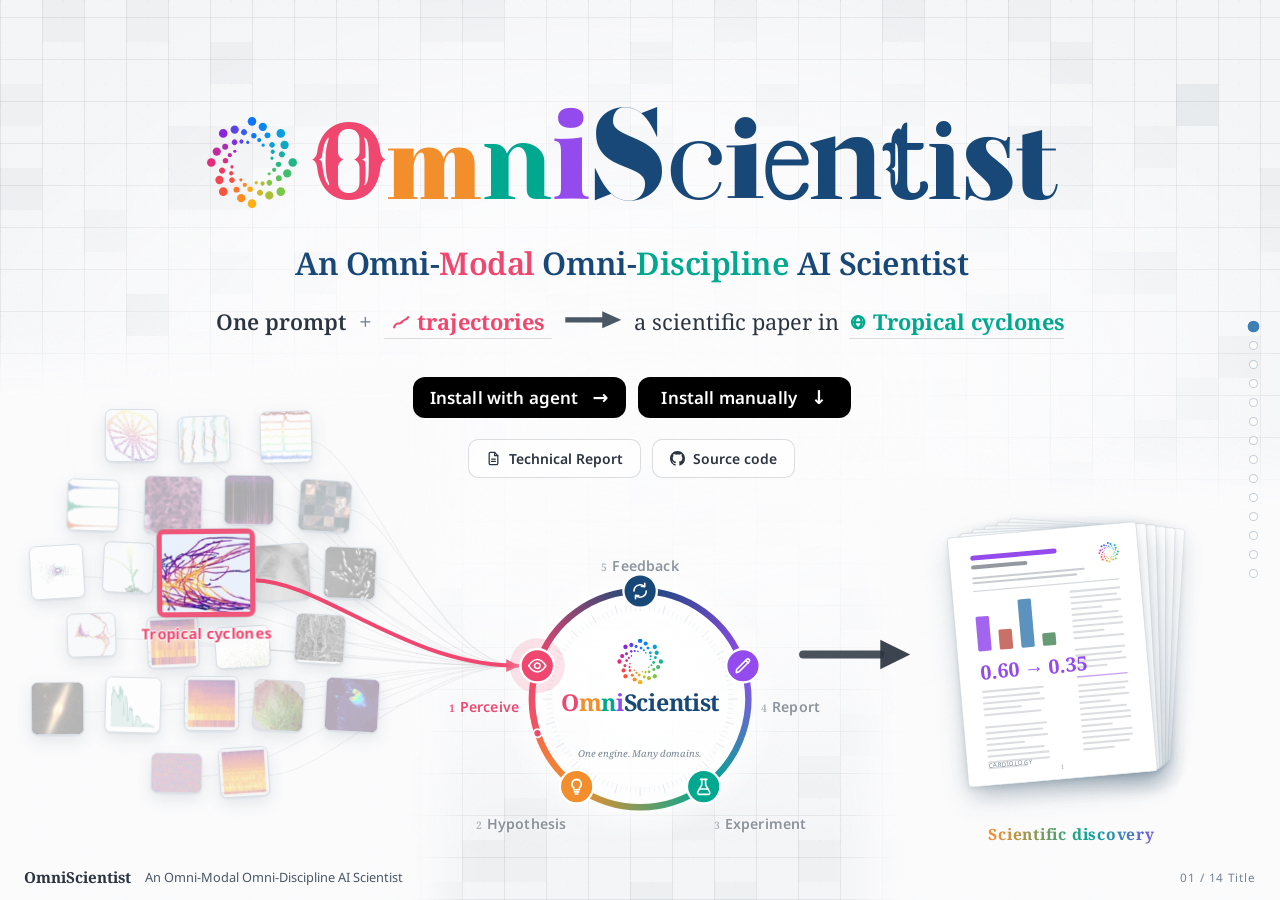
<file: index.html>
<!doctype html>
<html lang="en">
<head>
<meta charset="utf-8">
<meta name="viewport" content="width=device-width, initial-scale=1">
<title>OmniScientist: An Omni-Modal Omni-Discipline AI Scientist</title>
<link rel="preconnect" href="https://fonts.googleapis.com">
<link rel="preconnect" href="https://fonts.gstatic.com" crossorigin>
<link rel="stylesheet" href="https://fonts.googleapis.com/css2?family=Noto+Serif:ital,wght@0,400;0,600;0,700;1,400&family=Noto+Sans:wght@400;500;600;700&display=swap">
<!-- display faces for the mixed-type wordmark, plus one handwriting face for the typed line -->
<link rel="stylesheet" href="https://fonts.googleapis.com/css2?family=Abril+Fatface&family=Bodoni+Moda:opsz,wght@6..96,700;6..96,900&family=Caveat:wght@500;600;700&family=Elsie:wght@400;900&family=Glass+Antiqua&family=Newsreader:opsz,wght@6..72,500;6..72,600&family=Playfair+Display:wght@700;900&family=Prata&family=Rye&family=Yeseva+One&display=swap">
<link rel="icon" href="assets/omni-logo.svg" type="image/svg+xml">
<link rel="apple-touch-icon" href="assets/site/omni-icon-180.png">
<link rel="stylesheet" href="assets/cloth.css">
<link rel="stylesheet" href="assets/hero.css">
<style>
  /* Half a button's height down, so the type and the picture below it close up. The
     hero reads this off the title block's own rect, transform included, and lays its
     band out from there, so this is the only place the offset is written. */
  .slide.tslide .title-block { transform: translateY(20px); }
</style>
<style>
  :root {
    --ink: #2b3540;          /* warm slate, never pure black */
    --ink-2: #4a5764;
    --dim: #74838f;
    --sky-line: rgba(63,96,124,.16);
    --paper: rgba(255,255,255,.78);
    --sky-blue: #3f7fb3;
    --leaf: #4c8a5c;
    --ochre: #cf8b3a;
    --clay: #c0584e;
    --plum: #7a5aa6;
    --teal: #2f8a86;
    --soft: 0 10px 30px rgba(63,86,110,.14);

    /* wordmark colours, same five as the paper */
    --omni-o: #ef476f; --omni-m: #f28e2b; --omni-n: #00a890;
    --omni-i: #934bed; --omni-sci: #184878;
  }

  * { box-sizing: border-box; }
  html, body { margin: 0; padding: 0; height: 100%; }
  body {
    font-family: "Noto Sans", system-ui, sans-serif; color: var(--ink);
    -webkit-font-smoothing: antialiased; overflow: hidden;
  }
  a { color: inherit; }
  h1, h2, .claim, .figurenum { font-family: "Noto Serif", Georgia, serif; }

  /* Paging is driven entirely from JS: one gesture, one slide, landing exactly on it.
     Native snap is off on purpose. Snap plus a scroll animation fight each other, which
     is what made the deck feel sticky and stop between slides. */
  .deck {
    height: 100vh; overflow: hidden;
    scroll-snap-type: none; scrollbar-width: none; overscroll-behavior: contain;
  }
  .deck::-webkit-scrollbar { display: none; }
  .slide {
    height: 100vh;
    position: relative; display: flex; align-items: center; justify-content: center;
    /* wider gutter on the right: the page-dot rail lives there, and with the cards gone
       the content runs to its own edge instead of stopping at a panel border */
    padding: 64px 4.7vw 78px 3.4vw;
  }
  /* ---------- 1. title ---------- */
  /* light pools under the wordmark so the cloth never fights the letters */
  .halo {
    position: absolute; inset: 0; pointer-events: none; z-index: 1;
    background: radial-gradient(ellipse 56% 50% at 50% 46%,
      rgba(252,252,253,.96) 0%, rgba(252,252,253,.88) 40%, rgba(252,252,253,.44) 72%, rgba(252,252,253,0) 100%);
  }

  .title-block { position: relative; z-index: 2; text-align: center; max-width: 1180px; }

  /* the big sign: one display face per letter, brand colour per letter, dropped in one at a time */
  h1.sign {
    margin: 6px 0 0; line-height: 1.02; letter-spacing: -.008em; font-weight: 400;
    font-size: 8rem;                             /* starting point; fitSign() sizes it to the viewport */
    display: flex; justify-content: center; align-items: baseline;
    flex-wrap: nowrap; white-space: nowrap;      /* the sign never breaks across lines */
  }
  h1.sign .mark {
    height: .82em; width: auto; align-self: center; margin-right: .12em;
    opacity: 0; transform: scale(.55) rotate(-70deg); transform-origin: 50% 50%;
  }
  h1.sign .mark.set { animation: spin .8s cubic-bezier(.2,.85,.3,1.02) forwards; }
  @keyframes spin {
    0%   { opacity: 0; transform: scale(.55) rotate(-70deg); }
    100% { opacity: 1; transform: scale(1) rotate(0); }
  }
  /* the full title, one step down from the sign so the hierarchy is unmistakable */
  .fullname {
    font-family: "Noto Serif", Georgia, serif; font-weight: 600;
    font-size: clamp(1.05rem, 2.45vw, 2.05rem);  /* ~1/4 of the sign */
    letter-spacing: -.015em; color: var(--omni-sci);
    margin: 8px 0 0; min-height: 1.35em;
  }
  /* the same two inks as the slots in the line below: modality reads in one, discipline
     in the other, so the subtitle and the sentence name the same two axes */
  .fullname .mo { color: var(--omni-o); }
  .fullname .di { color: var(--omni-n); }
  h1.sign span {
    display: inline-block; opacity: 0; transform: translateY(-.36em) rotate(-4deg);
    will-change: transform, opacity;
  }
  h1.sign span.set { animation: drop .52s cubic-bezier(.18,.9,.24,1.06) forwards; }
  @keyframes drop {
    0%   { opacity: 0; transform: translateY(-.36em) rotate(-4deg); }
    62%  { opacity: 1; transform: translateY(.035em) rotate(.6deg); }
    100% { opacity: 1; transform: translateY(0) rotate(0); }
  }

  /* the typed line, in a hand */
  .hand {
    font-family: "Caveat", "Noto Serif", cursive; font-weight: 600;
    font-size: clamp(1.15rem, 2.1vw, 1.78rem); line-height: 1.45;
    color: var(--ink-2); margin: 18px auto 0; max-width: 68ch; min-height: 2.95em;
    text-wrap: balance;            /* keeps the last word off a line of its own */
  }
  .cur {
    display: inline-block; width: .045em; height: .92em; margin-left: .04em;
    background: var(--omni-o); vertical-align: -.13em; animation: blink 1.05s steps(1) infinite;
  }
  .done .cur { display: none; }                 /* the cursor moves on to the next line */
  .hand.done .cur { display: inline-block; animation: blink 1.6s steps(1) infinite; opacity: .55; }
  @keyframes blink { 0%,55% { opacity: 1; } 56%,100% { opacity: 0; } }

  /* kept as a hook so the markup and the script need not change, but it no longer
     hides anything: this slide arrives all at once or not at all */
  .reveal, .reveal.on { opacity: 1; transform: none; }

  /* authors read as a proper byline: bigger, in the accent colour, generously spaced */
  .authors {
    margin-top: 28px; font-size: 1.24rem; font-weight: 500; line-height: 1.85;
    display: flex; flex-wrap: wrap; justify-content: center; gap: 2px 26px;
  }
  /* each name and its marks are one flex item, or the gap prises them apart */
  .au { white-space: nowrap; }
  .authors a {
    color: var(--omni-sci); text-decoration: none; white-space: nowrap;
    border-bottom: 1px solid transparent; transition: border-color .18s;
  }
  .authors a:hover { border-bottom-color: var(--omni-sci); }
  .authors sup { font-size: .58em; margin-left: 2px; vertical-align: super; }
  .nus { color: var(--ochre); } .ox { color: var(--sky-blue); } .star { color: var(--clay); }
  .affil {
    margin-top: 12px; font-size: .93rem; color: var(--ink-2);
    display: flex; flex-wrap: wrap; justify-content: center; gap: 6px 30px;
  }
  .affil-item { white-space: nowrap; }
  .contact {
    margin-top: 9px; font-size: .93rem; color: var(--ink-2);
    display: flex; flex-wrap: wrap; justify-content: center; align-items: baseline; gap: 4px 12px;
  }
  .contact a { color: var(--sky-blue); text-decoration: none; border-bottom: 1px solid rgba(63,127,179,.32); }
  .contact a:hover { border-bottom-color: var(--sky-blue); }
  .contact .dot { color: var(--dim); }
  .contact .corr { font-style: normal; color: var(--dim); font-size: .88em; }
  .counts { display: flex; gap: 46px; justify-content: center; margin-top: 34px; flex-wrap: wrap; }
  .counts b { display: block; font-family: "Noto Serif", Georgia, serif; font-size: 1.7rem; font-weight: 700; }
  .counts span { font-size: .67rem; letter-spacing: .17em; text-transform: uppercase; color: var(--dim); }
  /* One action, then the two things there are to read. The action needs no label saying
     it is the action, and the two links underneath are deliberately quieter than it. */
  .cta { margin-top: 36px; display: flex; flex-direction: column; align-items: center; gap: 21px; }
  /* black, squared off, flat. No gradient and no coloured glow: it should read as the
     one thing to press, not as decoration. */
  .go {
    display: inline-flex; align-items: center; gap: 14px;
    padding: 9px 17px; border: 0; border-radius: 12px; cursor: pointer;
    font-family: inherit; font-size: 1.06rem; font-weight: 600; letter-spacing: .01em;
    background: #000; color: #fff;
    transition: background .14s, transform .08s;
    touch-action: manipulation;
  }
  /* Both columns 1fr in a grid that sizes to its content: each track comes out as wide
     as the wider of the two labels, so the pair stays matched without a hard-coded
     width that a reworded button would then be wrong about. */
  .cta-top { display: inline-grid; grid-auto-flow: column; grid-auto-columns: 1fr; gap: 12px; }
  .cta-top .go { width: 100%; justify-content: center; }
  .go:hover { background: #262c33; }
  .go:active { transform: scale(.983); transition: transform .05s; }
  .go-arr { font-size: 1.12em; line-height: 1; transition: transform .16s; }
  .go:hover .go-arr { transform: translateX(4px); }
  .go.dl:hover .go-arr.dn { transform: translateY(3px); }
  /* A press that answers and then nothing else happens reads as a dead button, so it
     settles back through its own size once. The label itself never changes; what was
     copied is said beside it. */
  .go.said { animation: go-settle .38s cubic-bezier(.25,.85,.35,1.12); }
  @keyframes go-settle {
    0%   { transform: scale(.983); }
    42%  { transform: scale(1.021); }
    100% { transform: scale(1); }
  }
  .reads { display: flex; gap: 11px; flex-wrap: wrap; justify-content: center; }
  .read {
    display: inline-flex; align-items: center; gap: 8px;
    padding: 9px 17px; border-radius: 10px; text-decoration: none;
    font-size: .87rem; font-weight: 600; color: var(--ink);
    border: 1px solid rgba(43,53,64,.17); background: rgba(255,255,255,.55);
    transition: border-color .14s, background .14s;
  }
  .read:hover { border-color: rgba(43,53,64,.52); background: #fff; }
  .read:active { transform: scale(.978); transition: transform .05s; }
  .read svg { width: 15px; height: 15px; flex: none; }
  /* each button carries one of the wordmark colours instead of a flat institutional blue */
  .btn {
    --bc: var(--omni-sci);          /* always defined; a c-* class overrides it */
    position: relative; display: inline-flex; align-items: center; gap: 9px;
    padding: 13px 27px; border-radius: 999px; font-size: .95rem; font-weight: 600;
    text-decoration: none; color: var(--bc);
    background: #fff; border: 1.5px solid color-mix(in srgb, var(--bc) 38%, transparent);
    box-shadow: 0 4px 14px color-mix(in srgb, var(--bc) 16%, transparent);
    transition: transform .1s, box-shadow .1s, background .1s, color .1s;
    touch-action: manipulation;     /* no waiting to see whether a tap is a double tap */
  }
  .btn:hover {
    transform: translateY(-3px); background: var(--bc); color: #fff;
    border-color: transparent;
    box-shadow: 0 12px 26px color-mix(in srgb, var(--bc) 40%, transparent);
  }
  /* the press answers on the same frame: without this the only thing a click does is
     wait for the next page to paint, and the button reads as dead in the meantime.
     After :hover, so it wins the transform on the way down. */
  .btn:active {
    transition: none;
    transform: translateY(0) scale(.965);
    box-shadow: 0 2px 7px color-mix(in srgb, var(--bc) 32%, transparent);
  }
  .btn .ic { font-size: 1.05em; line-height: 1; }
  .btn.c-demo  { --bc: #ef476f; }
  .btn.c-code  { --bc: #184878; }
  .btn.c-paper { --bc: #f28e2b; }
  .btn.c-more  { --bc: #00a890; }
  /* the lead action is filled from the start */
  .btn.primary {
    background: linear-gradient(135deg, var(--bc), color-mix(in srgb, var(--bc) 68%, #ffffff));
    color: #fff; border-color: transparent;
    box-shadow: 0 10px 24px color-mix(in srgb, var(--bc) 42%, transparent);
  }
  .btn.primary:hover { filter: brightness(1.06); color: #fff; }

  /* ---------- choosing where to install ---------- */
  /* Picking happens inside the sheet rather than on the slide, so there is no menu that
     has to open on top of something else, and each row has room to say what it is
     instead of leaving "Skill" sitting next to "Windows desktop" explaining nothing. */
  .opts { margin: 0 0 18px; padding: 0; list-style: none; display: grid; gap: 6px; }
  .opts li {
    display: flex; align-items: baseline; gap: 12px; text-align: left;
    padding: 11px 14px; border-radius: 11px; cursor: pointer;
    border: 1px solid transparent; transition: background .12s, border-color .12s;
  }
  .opts li:hover { background: #f4f6f8; }
  .opts li.here { background: #f2f5f7; border-color: rgba(43,53,64,.26); }
  .opts b { font-size: .93rem; font-weight: 600; color: var(--ink); min-width: 132px; flex: none; }
  .opts span { font-size: .82rem; color: var(--dim); line-height: 1.45; }

  /* The sheet exists because a prompt you cannot read before pasting is a prompt
     nobody pastes. Choose, read what it will say, then copy. */
  .sheet {
    position: fixed; inset: 0; z-index: 60; display: grid; place-items: center;
    padding: 5vh 5vw; background: rgba(28,38,48,.44); backdrop-filter: blur(3px);
    animation: sheet-in .16s ease-out;
  }
  .sheet[hidden] { display: none; }
  @keyframes sheet-in { from { opacity: 0 } to { opacity: 1 } }
  .sheet-card {
    /* hidden across, not auto: the copy button overshoots its own width for a fifth of a
       second when it settles, and `auto` answers that by flashing a scrollbar */
    position: relative; width: min(720px, 100%); max-height: 88vh; overflow: hidden auto;
    background: #fff; border-radius: 18px; padding: 30px 32px 26px;
    box-shadow: 0 26px 70px rgba(28,38,48,.34);
  }
  .sheet-card h3 { margin: 0 0 7px; font-size: 1.2rem; }
  .sheet-note { margin: 0 0 18px; font-size: .87rem; color: var(--dim); line-height: 1.62; }
  .sheet-note a { color: var(--ink); text-decoration: underline; text-underline-offset: 3px; }
  .sheet-note b { color: var(--ink); font-weight: 600; }
  /* only present when the sheet was opened from the picture of the thing itself */
  .sheet-lead { margin: 0 0 12px; font-size: .93rem; line-height: 1.6; color: var(--ink); }
  .sheet-lead[hidden] { display: none; }
  .sheet-code {
    margin: 0 0 16px; padding: 16px 18px; border-radius: 12px;
    background: #f5f7f9; border: 1px solid var(--sky-line);
    font-family: ui-monospace, "SF Mono", Menlo, Consolas, monospace;
    font-size: .84rem; line-height: 1.66; color: var(--ink);
    white-space: pre-wrap; word-break: break-word; user-select: all;
  }
  /* copy sits at the bottom right, where the button that ends a dialog belongs */
  .sheet-act { display: flex; gap: 14px; flex-wrap: wrap; align-items: center; justify-content: flex-end; }
  .sheet-act .go {
    padding: 12px 24px; font-size: .92rem; border-radius: 10px;
    gap: 9px; justify-content: center;
  }
  /* Said beside the button, not on it. The markup is always present so its width is
     already accounted for: nothing moves when it appears, it only fades in from a few
     pixels to the right of where it lands. */
  .sheet-done {
    display: inline-flex; align-items: center; gap: 7px;
    font-size: .88rem; font-weight: 600; color: var(--leaf);
    opacity: 0; transform: translateX(6px);
    transition: opacity .18s ease-out, transform .22s cubic-bezier(.25,.85,.35,1.12);
  }
  .sheet-done.on { opacity: 1; transform: none; }
  .sheet-done .tick { font-size: 1.5em; line-height: 1; }
  .sheet-done.bad { color: var(--clay); }
  .sheet-done.bad .tick { display: none; }
  .sheet-x {
    position: absolute; top: 11px; right: 13px; border: 0; background: none;
    font-size: 1.5rem; line-height: 1; color: var(--dim); cursor: pointer; padding: 4px 9px;
  }
  .sheet-x:hover { color: var(--ink); }

  /* ---------- the workbench: one recorded run, played left to right ----------
     A window rather than a panel, because what it shows is a machine at work. The
     three stage columns are the engine's three stages; cards land in them in the
     order the run produced them. */
  /* The wrapper takes the full height of the slide and the window takes what is left
     after the note, rather than the window sizing itself to its contents and leaving a
     band of empty cloth above and below it. */
  .wb-wrap { width: 100%; max-width: 1560px; position: relative; z-index: 2;
             display: flex; flex-direction: column; justify-content: center; }
  /* Its contents settle at 582px, which read as cramped. A floor of 700 gives the cards
     room to land in without leaving a band of empty canvas under them, and it still
     shrinks on a short viewport rather than pushing the note off the slide. */
  .wbwin {
    display: flex; flex-direction: column; flex: 0 0 auto;
    min-height: min(700px, calc(100vh - 200px)); max-height: calc(100vh - 168px);
    background: #fbfcfd; border: 1px solid rgba(63,96,124,.17); border-radius: 15px;
    box-shadow: 0 26px 60px rgba(63,86,110,.20), 0 3px 10px rgba(63,86,110,.08);
    overflow: hidden; opacity: 0; transform: translateY(16px) scale(.988);
    transition: opacity .5s ease, transform .5s cubic-bezier(.2,.85,.3,1);
  }
  .wbwin.on { opacity: 1; transform: none; }
  .wbbar {
    flex: 0 0 auto; display: flex; align-items: center; gap: 13px; padding: 9px 15px;
    background: linear-gradient(180deg, #f4f6f8, #eef1f4);
    border-bottom: 1px solid rgba(63,96,124,.15);
  }
  .lights { display: flex; gap: 7px; }
  .lights i { width: 11px; height: 11px; border-radius: 50%; display: block; }
  .lights .r { background: #ff5f57; } .lights .y { background: #febc2e; } .lights .g { background: #28c840; }
  .wbtitle { font-size: .78rem; font-weight: 600; color: var(--ink-2); letter-spacing: .01em; }
  .wbrun { margin-left: auto; font-size: .68rem; color: var(--dim); letter-spacing: .07em; }
  .wbrun b { color: var(--omni-n); font-weight: 600; }
  .wbreplay {
    border: 1px solid rgba(63,96,124,.2); background: #fff; color: var(--ink-2);
    width: 24px; height: 24px; border-radius: 50%; cursor: pointer; font-size: .8rem;
    line-height: 1; display: grid; place-items: center; padding: 0;
  }
  .wbreplay:hover { background: var(--omni-sci); color: #fff; border-color: transparent; }

  .wbbody { display: grid; grid-template-columns: 232px minmax(0,1fr) 258px;
             flex: 1 1 auto; min-height: 0; }
  .wbask, .wbout, .wbcanvas { min-height: 0; overflow: hidden; }
  .wbask { padding: 14px; border-right: 1px solid rgba(63,96,124,.13); background: #f7f9fa; }
  .wbout { padding: 14px; border-left: 1px solid rgba(63,96,124,.13); background: #f7f9fa; }
  .wbk {
    font-size: .57rem; letter-spacing: .17em; text-transform: uppercase; color: var(--dim);
    margin-bottom: 9px;
  }
  /* the canvas is the blank editing surface the three stages are produced onto */
  .wbcanvas {
    position: relative; padding: 14px 16px;
    display: grid; grid-template-columns: repeat(3, minmax(0,1fr)); gap: 14px;
    background-image: radial-gradient(rgba(63,96,124,.14) 1px, transparent 1px);
    background-size: 15px 15px;
  }
  .wbcol { display: flex; flex-direction: column; gap: 9px; min-width: 0; }
  .wbcolhead {
    display: flex; align-items: center; gap: 8px; font-size: .69rem; font-weight: 600;
    color: var(--dim); padding-bottom: 2px; opacity: .4; transition: opacity .3s, color .3s;
  }
  .wbcolhead.on { opacity: 1; color: var(--sc); }
  .wbcolhead .no {
    width: 18px; height: 18px; border-radius: 50%; display: grid; place-items: center;
    font-size: .62rem; background: rgba(63,96,124,.14); color: var(--ink-2); transition: background .3s, color .3s;
  }
  .wbcolhead.on .no { background: var(--sc); color: #fff; }
  .wbcol.idea { --sc: #00a890; } .wbcol.experiment { --sc: #934bed; } .wbcol.writeup { --sc: #f28e2b; }

  /* every card starts hidden and pops; nothing types out character by character */
  .pop { opacity: 0; transform: translateY(7px) scale(.985); }
  .pop.in { animation: popin .34s cubic-bezier(.2,.9,.25,1.04) forwards; }
  @keyframes popin {
    0% { opacity: 0; transform: translateY(7px) scale(.985); }
    100% { opacity: 1; transform: none; }
  }

  .wbcard {
    background: #fff; border: 1px solid rgba(63,96,124,.16); border-radius: 10px;
    padding: 9px 11px; box-shadow: 0 2px 7px rgba(63,86,110,.07);
  }
  .wbcard .t {
    display: flex; align-items: center; gap: 7px; font-size: .76rem; font-weight: 600; color: var(--ink);
  }
  .wbcard .t .ic {
    width: 17px; height: 17px; border-radius: 5px; display: grid; place-items: center;
    font-size: .62rem; background: var(--sc, rgba(63,96,124,.12)); color: #fff; flex: 0 0 auto;
  }
  .wbcard .b { font-size: .69rem; line-height: 1.5; color: var(--ink-2); margin-top: 5px; }
  .wbcard.bad { border-color: rgba(239,71,111,.4); background: rgba(239,71,111,.05); }
  .wbcard.bad .t .ic { background: var(--omni-o); }
  .wbcard.good { border-color: rgba(27,127,92,.36); background: rgba(27,127,92,.05); }
  .wbcard.good .t .ic { background: #1b7f5c; }
  .wbcard pre {
    margin: 6px 0 0; padding: 7px 9px; border-radius: 7px; background: #2b3540; color: #e8eef4;
    font-size: .6rem; line-height: 1.5; overflow: hidden; max-height: 74px; white-space: pre-wrap;
  }
  .wbfigs { display: grid; grid-template-columns: 1fr 1fr; gap: 5px; margin-top: 7px; }
  .wbfigs img { width: 100%; height: 44px; object-fit: cover; object-position: top left; aspect-ratio: auto;
                border-radius: 5px; border: 1px solid rgba(63,96,124,.14); background: #fff; display: block; }
  .wbchips { display: flex; flex-wrap: wrap; gap: 4px; margin-top: 7px; }
  .wbchips span {
    font-size: .56rem; letter-spacing: .05em; padding: 2px 7px; border-radius: 999px;
    background: rgba(242,142,43,.13); color: #9a5b12; font-weight: 600;
  }

  /* the ask, and the evidence handed over with it */
  .wbask .prompt {
    background: #fff; border: 1px solid rgba(63,96,124,.16); border-radius: 10px; padding: 9px 11px;
    font-size: .68rem; line-height: 1.55; color: var(--ink-2);
    max-height: 128px; overflow: hidden; position: relative;
  }
  .wbask .prompt::after {
    content: ""; position: absolute; left: 0; right: 0; bottom: 0; height: 26px;
    background: linear-gradient(180deg, rgba(255,255,255,0), #fff);
  }
  .wbgrid { display: grid; grid-template-columns: repeat(3, minmax(0,1fr)); gap: 5px; margin-top: 8px; }
  .wbgrid figure { margin: 0; }
  .wbgrid img { width: 100%; height: auto; aspect-ratio: 1; object-fit: cover; border-radius: 6px;
                display: block; border: 1px solid rgba(63,96,124,.14); }
  .wbgrid figcaption { font-size: .5rem; color: var(--dim); margin-top: 2px; text-align: center;
                       white-space: nowrap; overflow: hidden; text-overflow: ellipsis; }

  /* the manuscript that came out */
  .wbpaper {
    background: #fff; border: 1px solid rgba(63,96,124,.16); border-radius: 10px; padding: 11px 12px;
    box-shadow: 0 3px 10px rgba(63,86,110,.09);
  }
  .wbpaper h4 { font-family: "Noto Serif", Georgia, serif; font-size: .8rem; font-weight: 600;
                line-height: 1.34; margin: 8px 0 0; }
  .wbpaper .vd {
    display: inline-block; font-size: .56rem; letter-spacing: .13em; text-transform: uppercase;
    font-weight: 700; padding: 2px 8px; border-radius: 999px; color: #1b7f5c; background: rgba(27,127,92,.11);
  }
  .wbpaper .meta { display: flex; gap: 12px; margin-top: 10px; padding-top: 9px;
                   border-top: 1px solid rgba(63,96,124,.13); }
  .wbpaper .meta div { font-size: .53rem; letter-spacing: .08em; text-transform: uppercase; color: var(--dim); }
  .wbpaper .meta b { display: block; font-family: "Noto Serif", Georgia, serif; font-size: .95rem;
                     color: var(--ink); letter-spacing: 0; text-transform: none; }
  .wbopen {
    display: block; text-align: center; margin-top: 10px; text-decoration: none;
    font-size: .7rem; font-weight: 600; padding: 8px 10px; border-radius: 999px;
    color: #fff; background: var(--omni-sci); box-shadow: 0 5px 14px rgba(24,72,120,.24);
  }
  .wb-wrap .wbnote { flex: 0 0 auto; }
  .wbnote { text-align: center; font-size: .74rem; color: var(--dim); margin: 13px 0 0; line-height: 1.6; }
  .wbnote b { color: var(--ink-2); font-weight: 600; }

  @media (max-width: 1180px) {
    .wbbody { grid-template-columns: 1fr; }
    .wbask, .wbout { border: 0; border-bottom: 1px solid rgba(63,96,124,.13); }
    .wbgrid { grid-template-columns: repeat(6, 1fr); }
  }

  /* ---------- 2. findings, paged sideways by the edge arrows ---------- */
  .galhead {
    position: absolute; top: 62px; left: 50%; transform: translateX(-50%); z-index: 3;
    font-size: .68rem; letter-spacing: .2em; text-transform: uppercase; color: var(--dim);
  }
  .galhead span { color: var(--ochre); font-weight: 600; }
  .gal { width: 100%; max-width: 1440px; overflow: hidden; position: relative; z-index: 2; }
  .gal-track { display: flex; transition: transform .62s cubic-bezier(.22,.8,.24,1); }
  .gal-item { flex: 0 0 100%; display: grid; grid-template-columns: minmax(280px, 34%) 1fr; gap: 3.6vw; align-items: center; }
  .said { position: relative; padding: 30px 32px; }
  /* a wash of light behind the words, no card, no border */
  .said::before {
    content: ""; position: absolute; inset: -34% -46% -34% -60%; z-index: -1;
    background: radial-gradient(ellipse 44% 40% at 46% 50%,
      rgba(255,255,255,.92) 0%, rgba(255,255,255,.82) 40%, rgba(255,255,255,.40) 66%,
      rgba(255,255,255,0) 92%);
    /* blurred so the wash has no edge at all, the way paint bleeds into paper */
    filter: blur(26px);
  }
  .tag { display: inline-flex; align-items: center; gap: 8px; font-size: .68rem; letter-spacing: .19em; text-transform: uppercase; color: var(--dim); }
  .tag i { width: 9px; height: 9px; border-radius: 50%; display: inline-block; font-style: normal; }
  .claim { font-size: clamp(1.45rem, 2.5vw, 2.15rem); font-weight: 600; line-height: 1.28; margin: 14px 0 0; letter-spacing: -.015em; }
  .figurenum { font-size: clamp(2.6rem, 5.4vw, 4.1rem); font-weight: 700; line-height: 1; margin: 22px 0 0; letter-spacing: -.02em; }
  .figurenum small { display: block; margin-top: 13px; font-family: "Noto Sans", sans-serif; font-size: .73rem; font-weight: 500; letter-spacing: .12em; line-height: 1.6; text-transform: uppercase; color: var(--dim); }
  .support { margin: 24px 0 0; padding: 0; list-style: none; }
  .support li { position: relative; padding-left: 18px; color: var(--ink-2); font-size: .91rem; line-height: 1.72; margin-top: 9px; }
  .support li::before { content: ""; position: absolute; left: 0; top: .66em; width: 6px; height: 6px; border-radius: 50%; background: rgba(63,96,124,.38); }
  .support b { color: var(--ink); font-weight: 600; }
  .findlink {
    display: inline-flex; align-items: center; gap: 7px; margin-top: 18px; text-decoration: none;
    padding: 9px 20px; border-radius: 999px; font-size: .84rem; font-weight: 600;
    color: #fff; background: var(--ochre); box-shadow: 0 6px 16px rgba(207,139,58,.3);
    transition: transform .16s;
  }
  .findlink:hover { transform: translateX(3px); }
  .plate img { width: 100%; display: block; filter: drop-shadow(0 14px 30px rgba(63,86,110,.20)); }
  .plate .cap { margin-top: 12px; font-size: .76rem; line-height: 1.6; color: var(--dim); font-style: italic; }

  .edge-arrow {
    position: fixed; top: 50%; transform: translateY(-50%); z-index: 30;
    width: 60px; height: 60px; border-radius: 50%; cursor: pointer;
    border: 1px solid rgba(63,96,124,.2); background: rgba(255,255,255,.9);
    box-shadow: var(--soft); color: var(--ink); font-size: 1.4rem; line-height: 1;
    display: grid; place-items: center; opacity: 0; pointer-events: none;
    transition: opacity .3s, transform .18s, background .18s;
  }
  .edge-arrow.on { opacity: 1; pointer-events: auto; }
  .edge-arrow:hover { transform: translateY(-50%) scale(1.08); background: #ffffff; }
  .edge-arrow.l { left: 20px; } .edge-arrow.r { right: 20px; }
  .gal-meta {
    position: absolute; left: 50%; transform: translateX(-50%); bottom: 78px; z-index: 3;
    display: flex; align-items: center; gap: 13px; font-size: .74rem; color: var(--dim); letter-spacing: .06em;
  }
  .gal-meta .bar { display: flex; gap: 7px; }
  .gal-meta .bar i { width: 24px; height: 3px; border-radius: 2px; background: rgba(63,96,124,.28); }
  .gal-meta .bar i.on { background: var(--sky-blue); }

  /* ---------- demos slide: one run per row, words left, figure right ---------- */
  .demopanel { max-width: 1620px; }
  .demorows { display: flex; flex-direction: column; gap: 0; margin-top: 20px; }
  .drow {
    display: grid; grid-template-columns: minmax(0,1fr) 400px; align-items: stretch;
    text-decoration: none; overflow: hidden; min-height: 134px; position: relative;
    background: transparent; border: 0; border-top: 1px solid rgba(63,96,124,.17);
    border-left: 4px solid var(--accent); border-radius: 0;
    transition: background .18s, transform .18s;
  }
  .drow:last-child { border-bottom: 1px solid rgba(63,96,124,.17); }
  .drow:hover { transform: translateX(3px); background: rgba(255,255,255,.55); }
  .drow.signal { --accent: #184878; } .drow.image { --accent: #934bed; } .drow.audio { --accent: #00a890; }
  .drow .dbody { padding: 11px 22px 10px; display: flex; flex-direction: column; min-width: 0; }
  .drow .dchips { display: flex; gap: 7px; align-items: center; }
  .drow .dchip {
    font-size: .6rem; letter-spacing: .13em; text-transform: uppercase; font-weight: 600;
    padding: 3px 9px; border-radius: 999px; color: #fff; background: var(--accent);
  }
  .drow .dchip.f { color: var(--ink-2); background: rgba(63,96,124,.09); font-weight: 500; }
  .drow h3 {
    font-family: "Noto Serif", Georgia, serif; font-size: 1.12rem; line-height: 1.32;
    margin: 7px 0 0; font-weight: 600;
    display: -webkit-box; -webkit-line-clamp: 2; -webkit-box-orient: vertical; overflow: hidden;
  }
  .drow p { font-size: .84rem; line-height: 1.5; color: var(--ink-2); margin: 5px 0 0;
            display: -webkit-box; -webkit-line-clamp: 2; -webkit-box-orient: vertical; overflow: hidden; }
  .drow .dstats { display: flex; gap: 18px; margin-top: auto; padding-top: 9px; }
  .drow .dstats div { font-size: .58rem; letter-spacing: .09em; text-transform: uppercase; color: var(--dim); }
  .drow .dstats b { display: block; font-family: "Noto Serif", Georgia, serif; font-size: 1.08rem;
                    color: var(--ink); letter-spacing: 0; text-transform: none; }
  .drow .dstats div.hot b { color: var(--omni-o); }
  .drow .dfig { position: relative; background: transparent; border-left: 1px solid rgba(63,96,124,.10); }
  .drow .dfig img { position: absolute; inset: 0; width: 100%; height: 100%;
                    object-fit: contain; padding: 10px 8px; display: block; }
  .drow .dfig::after { content: none; }   /* the posters are drawn on white already */
  .drow .dgo { position: absolute; right: 16px; bottom: 13px; z-index: 2;
    padding: 7px 16px; border-radius: 999px; background: var(--accent); color: #fff;
    font-size: .75rem; font-weight: 600; box-shadow: 0 5px 14px rgba(24,72,120,.26); }
  .demoall { margin-top: 14px; }
  .film-panel { max-width: 1720px; }
  .film-panel h2 {
    font-size: clamp(1.15rem, 1.75vw, 1.65rem); font-weight: 600;
    letter-spacing: -.012em; margin: 0; text-align: center;
  }
  .film-frame {
    position: relative; width: min(92vw, 1600px); aspect-ratio: 16 / 9; margin: 18px auto 0;
    overflow: hidden; border: 1px solid rgba(63,96,124,.18); border-radius: 13px; background: #182634;
    box-shadow: 0 12px 28px rgba(63,86,110,.18);
  }
  .film-frame iframe { display: block; width: 100%; height: 100%; border: 0; pointer-events: none; }
  .film-frame.is-active iframe { pointer-events: auto; }
  .film-hit {
    position: absolute; inset: 0; z-index: 2; border: 0; padding: 0; cursor: pointer;
    background: transparent;
  }
  .film-hit::after {
    content: "\25B6"; position: absolute; left: 50%; top: 50%; transform: translate(-50%, -50%);
    width: 58px; height: 58px; border-radius: 50%; display: grid; place-items: center;
    padding-left: 3px; color: #fff; background: rgba(24,72,120,.82);
    box-shadow: 0 8px 24px rgba(0,0,0,.24); font-size: 1.35rem; opacity: .9;
    transition: transform .16s, opacity .16s;
  }
  .film-hit:hover::after { transform: translate(-50%, -50%) scale(1.08); opacity: 1; }
  .film-frame.is-active .film-hit { display: none; }

  /* ---------- overview: the teaser carries the page, news runs beside it ---------- */
  .ovgrid { display: grid; grid-template-columns: minmax(0, 2.05fr) minmax(330px, 1fr);
            gap: 2.4vw; align-items: center; }
  .ovpanel { max-width: 1660px; padding: 6px 26px; }
  .ovfig { margin: 0; }
  .ovfig img { width: 100%; height: auto; display: block; border-radius: 12px;
               max-height: 72vh; object-fit: contain; }
  .ovfig figcaption { margin-top: 12px; font-size: .8rem; line-height: 1.65; color: var(--dim);
                      font-style: italic; }
  .ovnews h2 { display: flex; align-items: center; gap: 12px; margin: 0 0 4px;
               font-size: clamp(1.5rem, 2.5vw, 2.05rem); }
  .newsemoji { font-size: .9em; }
  .newslist { list-style: none; margin: 16px 0 0; padding: 0; }
  .newslist li {
    display: grid; grid-template-columns: 76px 1fr; gap: 16px; align-items: baseline;
    padding: 13px 0; border-top: 1px solid rgba(63,96,124,.14);
    font-size: 1rem; line-height: 1.66; color: var(--ink-2);
  }
  .newslist li:first-child { border-top: 0; }
  .newslist time {
    font-size: .82rem; letter-spacing: .06em; color: var(--omni-sci); font-weight: 600;
    font-variant-numeric: tabular-nums;
  }
  .newslist li:first-child time { color: var(--omni-o); }
  .newslist b { color: var(--ink); font-weight: 600; }
  .newslist a { color: var(--sky-blue); text-decoration: none; border-bottom: 1px solid rgba(63,127,179,.34); }

  /* ---------- about: the byline the title page no longer carries, beside the news ---------- */
  /* Who wrote it, then what has happened since, stacked and centred. Side by side, the
     byline and the news list were two narrow columns of small type that each looked like
     a leftover of the other; one column lets both take the width they want. */
  /* .panel is declared further down at the same specificity, so this has to outrank it
     by name or its 1620px wins and the byline stretches the width of the slide. */
  .panel.aboutpanel { max-width: 1120px; padding: 6px 26px; }
  .aboutgrid { display: block; }
  .aboutwho { text-align: center; }
  .eyebrow-s { font-size: .7rem; letter-spacing: .26em; text-transform: uppercase; color: var(--dim); }
  .aboutwho h2 { margin: 11px 0 0; font-size: clamp(1.35rem, 2.3vw, 1.95rem); line-height: 1.32; }
  .aboutwho .authors { margin-top: 24px; font-size: 1.12rem; justify-content: center; gap: 4px 26px; }
  .aboutwho .affil, .aboutwho .contact { justify-content: center; }
  .aboutwho .contact { margin-top: 12px; }
  /* the rule is the join between the two halves, so the news needs no heading rule of its own */
  .ovnews {
    margin-top: 40px; padding-top: 30px; text-align: left;
    border-top: 1px solid rgba(63,96,124,.16);
  }
  @media (max-width: 1020px) { .ovnews { margin-top: 26px; padding-top: 22px; } }

  /* ---------- framework: give the figure the whole slide ----------
     max-height on the panel is what makes the figure shrinkable: without a bounded
     parent the img's own max-height:100% has nothing to resolve against, so it renders
     at full width and pushes straight out of the slide. */
  .fwpanel { display: flex; flex-direction: column; max-height: 100%; overflow: hidden; }
  .fwfig { margin: 14px 0 0; flex: 1 1 auto; min-height: 0; display: flex; justify-content: center; }
  .fwfig img { max-width: 100%; max-height: 100%; width: auto; height: auto;
               object-fit: contain; display: block; }
  /* the plate opens at full size in a new tab: on a phone the figure lands at ~330px
     wide and its smallest labels are unreadable at that scale */
  .fwfig a { display: flex; justify-content: center; align-items: center;
             max-width: 100%; max-height: 100%; min-height: 0; }
  /* The heading and its note sit on one line above the plate. These are dense paper
     figures whose smallest labels have to stay legible, and a full-width paragraph
     of prose above them eats the height the figure needs to render large. */
  /* One heading, no paragraph beside it: the plates say more than a note about them
     could, and the height the note used goes to the plate. */
  .fighead { display: block; }
  .fighead h2 { font-size: clamp(1.4rem, 2.35vw, 1.95rem); }
  .fighead h2 { margin-bottom: 0; }

  @media (max-width: 1020px) {
    .ovgrid { grid-template-columns: 1fr; gap: 18px; }
    .ovfig img { max-height: 34vh; }
  }

  /* ---------- reading slides ---------- */
  /* No card. The content sits straight on the grid, with a pool of light behind it so
     the type stays readable -- the same edgeless wash the title page and the findings
     use. A white sheet with a shadow floating over the background read as timid. */
  .panel { width: 100%; max-width: 1620px; position: relative; z-index: 2; padding: 6px 26px; }
  .panel::before {
    content: ""; position: absolute; inset: -9% -7%; z-index: -1;
    background: radial-gradient(ellipse 54% 52% at 50% 50%,
      rgba(252,252,253,.97) 0%, rgba(252,252,253,.90) 46%, rgba(252,252,253,.45) 74%,
      rgba(252,252,253,0) 100%);
    filter: blur(24px);
  }
  .panel h2 { font-size: clamp(1.8rem, 3.5vw, 2.75rem); font-weight: 600; margin: 0;
              letter-spacing: -.022em; line-height: 1.14; }
  .panel p.note { color: var(--ink-2); font-size: 1.01rem; line-height: 1.7; margin: 14px 0 0; max-width: 104ch; }
  table { width: 100%; border-collapse: collapse; font-size: .95rem; margin-top: 26px; }
  th, td { padding: 11px 14px; text-align: left; border-bottom: 1px solid var(--sky-line); }
  thead th { font-size: .63rem; letter-spacing: .13em; text-transform: uppercase; color: var(--dim); }
  tbody tr:last-child td { border-bottom: 0; }
  td.n, th.n { text-align: right; font-variant-numeric: tabular-nums; }
  tbody tr:hover { background: rgba(255,255,255,.5); }
  .best { color: var(--sky-blue); font-weight: 700; } .snd { color: var(--leaf); font-weight: 600; }
  .res { font-weight: 700; }
  /* Eight across and three down. At 86px a spectrogram and a point cloud were two grey
     smudges; the point of the slide is that you can tell them apart. */
  .tiles { display: grid; grid-template-columns: repeat(8, minmax(0, 1fr)); gap: 16px 14px; margin-top: 26px; }
  .tiles figure { margin: 0; }
  .tiles img { width: 100%; aspect-ratio: 1; object-fit: cover; border-radius: 11px; display: block; box-shadow: 0 5px 15px rgba(63,86,110,.17); }
  .tiles figcaption { font-size: .72rem; color: var(--dim); margin-top: 7px; text-align: center; }
  @media (max-width: 1280px) { .tiles { grid-template-columns: repeat(6, minmax(0, 1fr)); } }
  @media (max-width: 900px)  { .tiles { grid-template-columns: repeat(4, minmax(0, 1fr)); } }
  pre {
    background: rgba(43,53,64,.9); border-radius: 14px; padding: 16px 18px; color: #eaf1f6;
    font: .79rem/1.7 ui-monospace, Menlo, monospace; overflow-x: auto; margin: 18px 0 0;
  }


  /* ---------- downloads ---------- */
  /* Four cards, one per edition, quiet until the pointer is over one. The card is the
     button: a black chip sitting inside a bordered tile fought the black button on the
     title slide for the eye, and there is only one thing to press per platform anyway. */
  .dlpanel { max-width: 1240px; }
  .dlgrid { margin-top: 40px; display: grid; grid-template-columns: repeat(4, minmax(0, 1fr)); gap: 16px; }
  .dlcard {
    display: flex; flex-direction: column; align-items: center; gap: 10px;
    padding: 32px 16px 26px; border-radius: 15px; text-decoration: none;
    color: var(--ink); text-align: center; cursor: pointer;
    border: 1px solid rgba(43,53,64,.17); background: rgba(255,255,255,.55);
    transition: background .14s, border-color .14s, color .14s, transform .07s;
  }
  .dlcard:hover { background: #000; color: #fff; border-color: transparent; }
  .dlcard:active { transform: scale(.982); }
  .dlic { width: 34px; height: 34px; }
  .dlic svg { width: 100%; height: 100%; display: block; }
  .dlcard b { font-size: 1.04rem; font-weight: 600; letter-spacing: .01em; }
  .dlgo { display: inline-flex; align-items: baseline; gap: 7px; font-size: .84rem; font-weight: 600; color: var(--ink-2); }
  .dlcard:hover .dlgo { color: #fff; }
  .dlgo .a { line-height: 1; transition: transform .16s; }
  .dlcard:hover .dlgo .a { transform: translateY(3px); }
  .dlcard:hover .dlgo .a.r { transform: translateX(4px); }
  /* both always in the markup, so no card changes height when the release answers.
     The filename is there because it is what you check the checksum against. */
  .dlmeta { font-size: .75rem; color: var(--dim); min-height: 1.15em; margin-top: 2px; }
  .dlcard:hover .dlmeta { color: rgba(255,255,255,.7); }
  .dlname {
    font-size: .67rem; line-height: 1.5; color: var(--dim); opacity: .72;
    min-height: 2em; word-break: break-word;
    font-family: ui-monospace, "SF Mono", Menlo, Consolas, monospace;
  }
  .dlcard:hover .dlname { color: rgba(255,255,255,.62); opacity: 1; }
  .dlfoot { margin-top: 24px; font-size: .87rem; color: var(--ink-2); }
  .dlfoot a { color: var(--ink); text-decoration: underline; text-underline-offset: 3px; }
  .dlfoot code { font-family: ui-monospace, "SF Mono", Menlo, Consolas, monospace; font-size: .93em; }
  @media (max-width: 1100px) { .dlgrid { grid-template-columns: repeat(2, minmax(0, 1fr)); } }
  @media (max-width: 700px)  { .dlgrid { grid-template-columns: repeat(2, minmax(0, 1fr)); } }
  /* three rows of full-size cards do not fit a phone; the filename is the first thing
     that can go, because on a phone nobody is checking it against a checksum */
  @media (max-width: 560px) {
    .dlgrid { gap: 10px; margin-top: 24px; }
    .dlcard { padding: 18px 10px 15px; gap: 7px; }
    .dlic { width: 26px; height: 26px; }
    .dlcard b { font-size: .95rem; }
    .dlname { display: none; }
  }

  /* ---------- chrome ---------- */
  /* Sits above the footer strip and below the dot rail, on the same right margin as
     both. Hidden on the first slide, where it would be a button back to where you are. */
  .totop {
    position: fixed; right: 14px; bottom: 58px; z-index: 26;
    height: 38px; padding: 0 15px; gap: 7px; border-radius: 11px; cursor: pointer;
    border: 1px solid rgba(43,53,64,.18); background: rgba(255,255,255,.86);
    color: var(--ink); font-family: inherit; font-size: .84rem; font-weight: 600; line-height: 1;
    display: none; align-items: center; justify-content: center;
    box-shadow: 0 6px 18px rgba(63,86,110,.14);
    transition: background .14s, border-color .14s, transform .06s;
  }
  .totop.on { display: inline-flex; }
  .totop .ar { font-size: 1.16em; line-height: 1; }
  .totop:hover { border-color: rgba(43,53,64,.5); background: #fff; }
  .totop:active { transform: scale(.94); }
  .side { position: fixed; right: 22px; top: 50%; transform: translateY(-50%); z-index: 25; display: flex; flex-direction: column; gap: 10px; }
  .side button { width: 9px; height: 9px; border-radius: 50%; border: 1px solid rgba(63,96,124,.3); padding: 0; background: rgba(255,255,255,.7); cursor: pointer; transition: background .2s, transform .2s; }
  .side button.on { background: var(--sky-blue); border-color: var(--sky-blue); transform: scale(1.3); }
  .foot {
    position: fixed; left: 0; right: 0; bottom: 0; z-index: 20; display: flex; align-items: center; gap: 14px;
    padding: 13px 24px; font-size: .8rem; color: var(--ink-2);
  }
  .foot b { font-family: "Noto Serif", Georgia, serif; color: var(--ink); font-size: .95rem; }
  .foot .counter { margin-left: auto; font-size: .73rem; letter-spacing: .08em; color: var(--dim); }
  .scroll-cue {
    position: absolute; bottom: 104px; left: 50%; transform: translateX(-50%); z-index: 3;
    font-size: .68rem; letter-spacing: .2em; text-transform: uppercase; color: var(--ink-2);
    display: flex; flex-direction: column; align-items: center; gap: 8px;
  }
  .scroll-cue i { width: 1px; height: 28px; background: linear-gradient(to bottom, rgba(43,53,64,.05), rgba(43,53,64,.45)); }


  @media (max-width: 980px) {
    .slide { padding: 62px 6vw 88px; }
    .gal-item { grid-template-columns: 1fr; gap: 16px; }
    .sheet-card { padding: 26px 20px 22px; }
    .opts li { flex-direction: column; gap: 3px; }
    .opts b { min-width: 0; }
    .said { padding: 18px 8px; }
    .edge-arrow { width: 46px; height: 46px; left: 8px; } .edge-arrow.r { right: 8px; }
    .panel { padding: 22px 18px; }
    table { font-size: .74rem; } th, td { padding: 6px 7px; }
  }
</style>
</head>
<body class="cloth">

<div class="deck" id="deck">

  <section class="slide tslide" data-name="Title">
    <div class="halo"></div>
    <div class="hero" id="hero" aria-hidden="true">
      <svg class="hero-wires" id="heroWires" xmlns="http://www.w3.org/2000/svg"></svg>
      <div class="evfield" id="evField"></div>
      <div class="outfield" id="outField"></div>
      <svg class="hero-wires overlay" id="heroWiresTop" xmlns="http://www.w3.org/2000/svg"></svg>
      <div class="cycle" id="cycle"></div>
    </div>
    <div class="title-block">
      <h1 class="sign" id="sign" aria-label="OmniScientist"></h1>
      <p class="fullname" id="fullname" aria-live="polite"></p>
      <p class="hand" id="hand" aria-live="polite"></p>
      <!-- One button. Everything about choosing a machine and reading the prompt happens
           inside the sheet it opens, so the slide says what you get rather than making
           you assemble it. The two links below are the only other things to press, and a
           new tab so a click never leaves the deck waiting on github or arxiv to paint. -->
      <div class="cta reveal" id="rev1">
        <!-- Two ways in, the same size, side by side: let an agent do it, or go and get
             the file. The one on the right goes to the download slide rather than to
             github, so the choice of edition still happens here. -->
        <div class="cta-top">
          <button class="go" id="plat-go" type="button" data-install>Install with agent<span class="go-arr">&#8594;</span></button>
          <button class="go dl" id="dl-go" type="button" data-go="Download">Install manually<span class="go-arr dn">&#8595;</span></button>
        </div>
        <div class="reads">
          <a class="read" href="https://arxiv.org/abs/2608.13558" target="_blank" rel="noopener">
            <svg viewBox="0 0 16 16" fill="none" stroke="currentColor" stroke-width="1.35" stroke-linejoin="round" stroke-linecap="round" aria-hidden="true"><path d="M9.2 1.4H4.6a1.2 1.2 0 0 0-1.2 1.2v10.8a1.2 1.2 0 0 0 1.2 1.2h6.8a1.2 1.2 0 0 0 1.2-1.2V5z"/><path d="M9.2 1.4V5h3.4"/><path d="M6 8.6h4M6 11.1h4"/></svg>Technical Report</a>
          <a class="read" href="https://github.com/Omni-Scientist/OmniScientist" target="_blank" rel="noopener">
            <svg viewBox="0 0 16 16" aria-hidden="true"><path fill="currentColor" d="M8 0C3.58 0 0 3.58 0 8c0 3.54 2.29 6.53 5.47 7.59.4.07.55-.17.55-.38 0-.19-.01-.82-.01-1.49-2.01.37-2.53-.49-2.69-.94-.09-.23-.48-.94-.82-1.13-.28-.15-.68-.52-.01-.53.63-.01 1.08.58 1.23.82.72 1.21 1.87.87 2.33.66.07-.52.28-.87.51-1.07-1.78-.2-3.64-.89-3.64-3.95 0-.87.31-1.59.82-2.15-.08-.2-.36-1.02.08-2.12 0 0 .67-.21 2.2.82a7.6 7.6 0 0 1 2-.27c.68 0 1.36.09 2 .27 1.53-1.04 2.2-.82 2.2-.82.44 1.1.16 1.92.08 2.12.51.56.82 1.27.82 2.15 0 3.07-1.87 3.75-3.65 3.95.29.25.54.73.54 1.48 0 1.07-.01 1.93-.01 2.2 0 .21.15.46.55.38A8.01 8.01 0 0 0 16 8c0-4.42-3.58-8-8-8z"/></svg>Source code</a>
        </div>
      </div>
    </div>
  </section>

  <!-- The product itself, before any diagram of it: a session on the left, the run in
       the middle with every tool call it made, the research log and the finished paper
       on the right. It is a screenshot, so nothing here is a claim about the design. -->
  <section class="slide" data-name="Workbench">
    <div class="panel fwpanel">
      <div class="fighead">
        <h2>Workbench</h2>
      </div>
      <figure class="fwfig">
        <a href="#" data-install="workbench" role="button" title="Get your own workbench">
          <img src="assets/site/fig_workbench.png" loading="lazy"
               alt="The OmniScientist desktop workspace: session list, a run with its tool calls, and a research log holding the outputs and the finished paper">
        </a>
      </figure>
    </div>
  </section>

  <section class="slide" data-name="Film">
    <div class="panel film-panel">
      <h2>OmniScientist in action</h2>
      <figure class="film-frame">
        <iframe src="https://www.youtube.com/embed/yOuMDbBLILk?enablejsapi=1"
                title="OmniScientist in action on YouTube"
                loading="lazy"
                allow="accelerometer; autoplay; clipboard-write; encrypted-media; gyroscope; picture-in-picture; web-share"
                referrerpolicy="strict-origin-when-cross-origin"
                allowfullscreen></iframe>
        <button class="film-hit" type="button" aria-label="Play video"></button>
      </figure>
    </div>
  </section>

  <section class="slide" data-name="Demos">
    <div class="panel demopanel">
      <h2>Watch it work</h2>
      <p class="note">Three complete runs, replayed from their recorded traces: the raw evidence it
        opened, the papers it read, every line of code it ran, and every time a check sent it back.
        Pause anywhere, drag the scrubber, take the paper and the log with you.</p>
      <div class="demorows" id="demorows"></div>
      <a class="btn primary c-demo demoall" href="demos.html"><span class="ic">&#9654;</span>Open all three demos</a>
    </div>
  </section>

  <!-- Prebuilt, from the latest release. The hrefs below name no version: GitHub's
       `latest` redirect resolves them, so cutting a release is the only thing anybody
       has to do to make this page current. -->
  <section class="slide" data-name="Download">
    <div class="panel dlpanel">
      <h2>Download</h2>
      <p class="note">The first three are the desktop workbench, pick your platform. The skill installs into
        the agent you are already talking to and is the one edition that needs no API key at all.</p>
      <div class="dlgrid">
        <a class="dlcard" data-dl="windows" href="https://github.com/Omni-Scientist/OmniScientist/releases/latest" target="_blank" rel="noopener">
          <span class="dlic"><svg viewBox="0 0 24 24" aria-hidden="true"><path fill="currentColor" d="M3 5.5 10.5 4.4v7.1H3V5.5Zm8.6-1.3L21 2.8v8.7h-9.4V4.2ZM3 12.5h7.5v7.1L3 18.5v-6Zm8.6 0H21v8.7l-9.4-1.3v-7.4Z"/></svg></span>
          <b>Windows</b>
          <span class="dlgo">Download<span class="a" aria-hidden="true">&#8595;</span></span>
          <span class="dlmeta"></span>
          <span class="dlname"></span>
        </a>
        <a class="dlcard" data-dl="mac" href="https://github.com/Omni-Scientist/OmniScientist/releases/latest" target="_blank" rel="noopener">
          <span class="dlic"><svg viewBox="0 0 24 24" aria-hidden="true"><path fill="currentColor" d="M16.5 12.6c-.03-2.63 2.14-3.89 2.24-3.95-1.22-1.79-3.12-2.03-3.8-2.06-1.62-.16-3.16.95-3.98.95-.83 0-2.09-.93-3.44-.9-1.77.02-3.4 1.03-4.31 2.61-1.84 3.19-.47 7.92 1.32 10.51.87 1.27 1.91 2.7 3.28 2.65 1.31-.05 1.81-.85 3.4-.85 1.59 0 2.04.85 3.43.83 1.42-.03 2.32-1.3 3.19-2.57 1-1.47 1.42-2.9 1.44-2.97-.03-.01-2.77-1.06-2.8-4.21Z"/><path fill="currentColor" d="M13.93 4.62c.73-.88 1.22-2.11 1.08-3.33-1.05.04-2.31.7-3.06 1.58-.67.78-1.26 2.02-1.1 3.22 1.17.09 2.36-.6 3.08-1.47Z"/></svg></span>
          <b>macOS</b>
          <span class="dlgo">Download<span class="a" aria-hidden="true">&#8595;</span></span>
          <span class="dlmeta"></span>
          <span class="dlname"></span>
        </a>
        <a class="dlcard" data-dl="linux" href="https://github.com/Omni-Scientist/OmniScientist/releases/latest" target="_blank" rel="noopener">
          <span class="dlic"><svg viewBox="0 0 24 24" aria-hidden="true"><g fill="currentColor"><ellipse cx="8.5" cy="20.4" rx="2.7" ry="1.5"/><ellipse cx="15.5" cy="20.4" rx="2.7" ry="1.5"/><path fill-rule="evenodd" d="M12 1.5c-2.6 0-4.4 2-4.4 4.7 0 1-.02 1.7-.3 2.4-.55 1.35-1.85 2.6-2.6 4.25-.6 1.3-.8 2.6-.35 3.5.2.42.55.64.98.72-.1.6-.4 1.2-.85 1.75-.42.5-.3 1.05.26 1.42 1.9 1.24 4.4 1.86 7.26 1.86s5.36-.62 7.26-1.86c.56-.37.68-.92.26-1.42-.45-.55-.75-1.15-.85-1.75.43-.08.78-.3.98-.72.45-.9.25-2.2-.35-3.5-.75-1.65-2.05-2.9-2.6-4.25-.28-.7-.3-1.4-.3-2.4 0-2.7-1.8-4.7-4.4-4.7Zm-1.75 3.3c.63 0 1.05.66 1.05 1.45 0 .8-.42 1.45-1.05 1.45S9.2 7.05 9.2 6.25c0-.79.42-1.45 1.05-1.45Zm3.5 0c.63 0 1.05.66 1.05 1.45 0 .8-.42 1.45-1.05 1.45s-1.05-.65-1.05-1.45c0-.79.42-1.45 1.05-1.45ZM12 8.15c1.1 0 2 .5 2 1.12 0 .62-.9 1.13-2 1.13s-2-.5-2-1.13c0-.61.9-1.12 2-1.12Z"/></g></svg></span>
          <b>Linux</b>
          <span class="dlgo">Download<span class="a" aria-hidden="true">&#8595;</span></span>
          <span class="dlmeta"></span>
          <span class="dlname"></span>
        </a>
        <!-- No file: it opens the same sheet the title slide opens, already on skill. -->
        <a class="dlcard" href="#" data-install="skill" role="button">
          <span class="dlic"><svg viewBox="0 0 24 24" aria-hidden="true"><path fill="currentColor" d="M9.5 1.9c1.72 0 3.1 1.16 3.1 2.62 0 .48-.15.93-.4 1.32h3.44c.72 0 1.3.58 1.3 1.3v3.4c.4-.24.86-.38 1.35-.38 1.47 0 2.63 1.39 2.63 3.11s-1.16 3.11-2.63 3.11c-.49 0-.95-.14-1.35-.39v3.42c0 .72-.58 1.3-1.3 1.3h-3.5c.26-.4.42-.87.42-1.38 0-1.46-1.38-2.62-3.1-2.62S6.4 17.87 6.4 19.33c0 .51.16.98.42 1.38h-3.5c-.72 0-1.3-.58-1.3-1.3v-3.5c.4.26.88.42 1.39.42 1.46 0 2.62-1.39 2.62-3.11S4.87 10.11 3.41 10.11c-.51 0-.99.16-1.39.42v-3.4c0-.71.58-1.29 1.3-1.29h3.44a2.3 2.3 0 0 1-.4-1.32C6.36 3.06 7.74 1.9 9.5 1.9Z"/></svg></span>
          <b>Skill</b>
          <span class="dlgo">Copy the prompt<span class="a r" aria-hidden="true">&#8594;</span></span>
          <span class="dlmeta">no API key</span>
          <span class="dlname">runs inside your agent</span>
        </a>
      </div>
      <p class="dlfoot">Straight from the latest release<span id="dl-tag"></span>. Other
        architectures and <code>SHA256SUMS</code> are on the
        <a href="https://github.com/Omni-Scientist/OmniScientist/releases/latest" target="_blank" rel="noopener">release page</a>.</p>
    </div>
  </section>

  <section class="slide" data-name="About">
    <div class="panel aboutpanel">
      <div class="aboutgrid">
        <div class="aboutwho">
          <div class="eyebrow-s">Technical report &middot; 2026</div>
          <h2>OmniScientist: An Omni-Modal Omni-Discipline AI Scientist</h2>
          <div class="authors">
            <span class="au"><a href="https://libobo.site">Bobo Li</a><sup class="nus">&clubs;</sup></span>
            <span class="au"><a href="https://haofei.vip/">Hao Fei</a><sup class="ox">&diams;</sup><sup class="star">*</sup></span>
            <span class="au"><a href="https://jometeorie.github.io/">Tianjie Ju</a><sup class="nus">&clubs;</sup></span>
            <span class="au"><a href="https://www.comp.nus.edu.sg/~leeml/">Mong-Li Lee</a><sup class="nus">&clubs;</sup></span>
            <span class="au"><a href="https://www.comp.nus.edu.sg/~whsu/">Wynne Hsu</a><sup class="nus">&clubs;</sup></span>
          </div>
          <div class="affil">
            <span class="affil-item"><span class="nus">&clubs;</span> National University of Singapore</span>
            <span class="affil-item"><span class="ox">&diams;</span> University of Oxford</span>
          </div>
          <div class="contact">
            <span>Contact <a href="mailto:libobo@nus.edu.sg">libobo@nus.edu.sg</a></span>
            <span class="dot">&middot;</span>
            <span><a href="mailto:haofei7419@gmail.com">haofei7419@gmail.com</a>
              <em class="corr">(<span class="star">*</span> corresponding author)</em></span>
          </div>
        </div>
        <div class="ovnews">
          <h2><span class="newsemoji" aria-hidden="true">&#127881;</span>News</h2>
          <ul class="newslist">
            <li><time>2026/08</time><span><b>Interactive replays</b> of three complete runs are live: step through the
              evidence, the code and the checks, and take the paper and the log with you.</span></li>
            <li><time>2026/07</time><span>Technical report completed, covering the full OmniScientist evaluation.</span></li>
            <li><time>2026/07</time><span>Source code and the one-command research workflow are available on
              <a href="https://github.com/Omni-Scientist/OmniScientist">GitHub</a>.</span></li>
            <li><time>2026/07</time><span>Five representative papers produced end to end by OmniScientist are
              <a href="#" data-go="Papers">listed with their scores</a>.</span></li>
            <li><time>2026/07</time><span>Project page updated with results and multimodal evidence.</span></li>
          </ul>
        </div>
      </div>
    </div>
  </section>

  <section class="slide" data-name="Overview">
    <div class="panel fwpanel">
      <div class="fighead">
        <h2>Raw evidence in, a finished study out</h2>
      </div>
      <figure class="fwfig">
        <a href="assets/site/fig_teaser.png" target="_blank" rel="noopener" title="Open the full-size figure">
          <img src="assets/site/fig_teaser.png" alt="From raw observations through the engine to scientific discoveries" loading="lazy">
        </a>
      </figure>
    </div>
  </section>

  <section class="slide" data-name="Interface">
    <div class="panel fwpanel">
      <div class="fighead">
        <h2>Which relations survive the interface</h2>
      </div>
      <figure class="fwfig">
        <a href="assets/site/fig_interface.png" target="_blank" rel="noopener" title="Open the full-size figure">
          <img src="assets/site/fig_interface.png" loading="lazy"
               alt="Three cases from raw record to structural cues, hypothesis and verified finding, above the blind precomputed interface">
        </a>
      </figure>
    </div>
  </section>

  <section class="slide" data-name="Framework">
    <div class="panel fwpanel">
      <div class="fighead">
        <h2>One command, the whole research lifecycle</h2>
      </div>
      <figure class="fwfig">
        <a href="assets/site/fig_pipeline.png" target="_blank" rel="noopener" title="Open the full-size figure">
          <img src="assets/site/fig_pipeline.png" loading="lazy"
               alt="The OmniScientist framework: raw evidence entering three agents for ideation, experiment and writeup, over a lifecycle-wide perception band">
        </a>
      </figure>
    </div>
  </section>

  <section class="slide" data-name="Checks">
    <div class="panel fwpanel">
      <div class="fighead">
        <h2>Only what the record carries becomes a claim</h2>
      </div>
      <figure class="fwfig">
        <a href="assets/site/fig_checks.png" target="_blank" rel="noopener" title="Open the full-size figure">
          <img src="assets/site/fig_checks.png" loading="lazy"
               alt="Rigour check and claim check auditing a reported result against the execution record">
        </a>
      </figure>
    </div>
  </section>

  <section class="slide" data-name="Findings" id="gallery">
    <div class="galhead">Findings &middot; <span>two of these open a full write-up</span></div>
    <div class="gal">
      <div class="gal-track" id="galTrack">

        <div class="gal-item">
          <div class="said">
            <div class="tag"><i style="background:var(--teal)"></i>Seismology &middot; three-component signal</div>
            <h2 class="claim">A fifth of the discard pile was never noise</h2>
            <div class="figurenum" style="color:var(--teal)">21.7%<small>163 of 750 noise-labelled traces carry coherent transients</small></div>
            <a class="findlink" style="background:var(--teal);box-shadow:0 6px 16px rgba(47,138,134,.3)" href="findings/stead.html">See the full finding &rarr;</a>
            <ul class="support">
              <li>The detector never sees the label. Threshold calibrated on <b>IAAFT surrogates</b> of the noise itself at a 1% false-alarm rate, measured back at 1.07%.</li>
              <li>An amplitude-only detector at the same rate flags <b>2.0%</b>: polarization and cross-channel coincidence carry the finding.</li>
              <li>Stable at <b>19 to 25%</b> across a fifty-fold threshold range and three null models.</li>
            </ul>
          </div>
          <div class="plate">
            <img src="assets/slides/seismology.webp" alt="Eight traces labelled noise, four flat and four with clear impulsive onsets" loading="lazy">
            <div class="cap">Eight traces filed as noise. Lower half: the four with the strongest impulsive onsets in this sample.</div>
          </div>
        </div>

        <div class="gal-item">
          <div class="said">
            <div class="tag"><i style="background:var(--ochre)"></i>Cardiology &middot; audio</div>
            <h2 class="claim">The metadata predicted the patient until the hospital changed</h2>
            <div class="figurenum" style="color:var(--ochre)">0.60 &rarr; 0.35<small>metadata-only AUC, pooled then leave-one-cohort-out</small></div>
            <a class="findlink" href="findings/heartsound.html">See the full finding &rarr;</a>
            <ul class="support">
              <li>Below chance once the cohort is held out: the shortcut <b>flips sign</b> across sites. Drop 0.248, p &lt; 0.0001.</li>
              <li>The murmur-band acoustic feature barely moves: <b>0.701 to 0.656</b>, not significant.</li>
              <li>What sounded like a model of the heart was partly a model of the recording booth.</li>
            </ul>
          </div>
          <div class="plate">
            <img src="assets/slides/cardiology.webp" alt="Heart sound spectrograms grouped by cohort" loading="lazy">
            <div class="cap">Heart-sound recordings, labelled normal or abnormal, grouped by the cohort that recorded them.</div>
          </div>
        </div>

        <div class="gal-item">
          <div class="said">
            <div class="tag"><i style="background:var(--clay)"></i>Astronomy &middot; imaging</div>
            <h2 class="claim">Change the telescope and its reading of the galaxy stays put</h2>
            <div class="figurenum" style="color:var(--sky-blue)">83.8%<small>agreement on the same galaxies across two surveys</small></div>
            <ul class="support">
              <li>Chance agreement for this label mix is <b>35.0%</b>; Cohen's &kappa; is <b>0.75</b>, CI 0.64 to 0.85.</li>
              <li>Permutation test over the pairing gives <b>p = 0.0002</b>.</li>
              <li>105 galaxies, each imaged twice: once by SDSS, once by DECaLS.</li>
            </ul>
          </div>
          <div class="plate">
            <img src="assets/slides/astronomy.webp" alt="The same galaxies imaged by SDSS and DECaLS">
            <div class="cap">Top row SDSS, bottom row DECaLS. Labels are the catalogue morphology.</div>
          </div>
        </div>

        <div class="gal-item">
          <div class="said">
            <div class="tag"><i style="background:var(--plum)"></i>Materials informatics &middot; table</div>
            <h2 class="claim">The usual split flattered the model by a factor of seven</h2>
            <div class="figurenum" style="color:var(--plum)">3.1 - 7.0&times;<small>error gap, random split versus leave-one-family-out</small></div>
            <ul class="support">
              <li>Cuprates: RMSE <b>12.1 &rarr; 51.6 K</b>. Iron-based: <b>6.6 &rarr; 20.5 K</b>. Other families: <b>4.3 &rarr; 30.3 K</b>.</li>
              <li>Same data, same model. Only the question changed, from interpolating inside a family to predicting one it had never seen.</li>
            </ul>
          </div>
          <div class="plate">
            <img src="assets/slides/materials.webp" alt="Random split versus leave-one-family-out error" loading="lazy">
            <div class="cap">Figure produced by the run itself.</div>
          </div>
        </div>

        <div class="gal-item">
          <div class="said">
            <div class="tag"><i style="background:var(--sky-blue)"></i>Remote sensing &middot; imaging</div>
            <h2 class="claim">Rotate the patches and the benchmark falls apart</h2>
            <div class="figurenum" style="color:var(--sky-blue)">62.0% &rarr; 50.7%<small>orientation-only classifier, upright then rotated</small></div>
            <ul class="support">
              <li>Features carry <b>no colour and no raw pixels</b>, only orientation histograms, angular FFT and coherence. Chance is 20%.</li>
              <li>Per class the collapse is uneven: forest recall <b>0.68 &rarr; 0.27</b>, residential <b>0.91 &rarr; 0.62</b>, annual crop does not move.</li>
              <li>A frame-locked cue was doing part of the work that looked like land-cover understanding.</li>
            </ul>
          </div>
          <div class="plate">
            <img src="assets/slides/remote_sensing.webp" alt="Sentinel-2 land cover patches" loading="lazy">
            <div class="cap">Sentinel-2 land-cover patches, six of the benchmark classes.</div>
          </div>
        </div>

      </div>
    </div>
    <div class="gal-meta"><span id="galLabel"></span><span class="bar" id="galBar"></span></div>
  </section>

  <section class="slide" data-name="Evidence">
    <div class="panel">
      <h2>One engine, ten kinds of evidence</h2>
      <p class="note">The same pipeline reads photographs, spectrograms, waveforms, volumes, point clouds, video, trajectories, tables and sequences, across more than twenty disciplines, without first flattening every research object into a scalar benchmark.</p>
      <div class="tiles" id="tiles"></div>
    </div>
  </section>

  <section class="slide" data-name="Results">
    <div class="panel">
      <h2>Reviewed by a cross-family judge panel</h2>
      <p class="note">Scores run 0 to 10 across seven review dimensions. Composite is their mean. Blue marks the best in a column, green the second.</p>
      <table>
        <thead><tr><th>Backbone</th><th class="n">Novelty</th><th class="n">Sound.</th><th class="n">Clarity</th><th class="n">Signif.</th><th class="n">Reprod.</th><th class="n">MM ground.</th><th class="n">Factual</th><th class="n">Composite</th></tr></thead>
        <tbody>
          <tr><td>GLM-5.2</td><td class="n snd">6.2</td><td class="n snd">7.1</td><td class="n snd">6.8</td><td class="n best">6.4</td><td class="n snd">5.9</td><td class="n best">6.6</td><td class="n">7.5</td><td class="n best">6.6</td></tr>
          <tr><td>Sonnet 5</td><td class="n best">6.3</td><td class="n">7.0</td><td class="n best">7.0</td><td class="n snd">6.3</td><td class="n best">6.1</td><td class="n">5.1</td><td class="n snd">7.8</td><td class="n snd">6.5</td></tr>
          <tr><td>Kimi K2.7</td><td class="n snd">6.2</td><td class="n best">7.2</td><td class="n">6.7</td><td class="n">6.2</td><td class="n">5.5</td><td class="n snd">5.8</td><td class="n best">8.0</td><td class="n snd">6.5</td></tr>
          <tr><td>GPT-5.6</td><td class="n">5.2</td><td class="n">6.3</td><td class="n">6.3</td><td class="n">5.0</td><td class="n">5.2</td><td class="n">4.2</td><td class="n">7.7</td><td class="n">5.7</td></tr>
          <tr><td>Qwen3.5-122B</td><td class="n">4.7</td><td class="n">5.5</td><td class="n">6.2</td><td class="n">4.8</td><td class="n">4.8</td><td class="n">4.8</td><td class="n">6.5</td><td class="n">5.3</td></tr>
          <tr><td>Qwen3.5-27B</td><td class="n">4.9</td><td class="n">5.5</td><td class="n">5.9</td><td class="n">4.9</td><td class="n">4.6</td><td class="n">4.9</td><td class="n">6.3</td><td class="n">5.3</td></tr>
          <tr><td>Gemma-4-31B</td><td class="n">4.7</td><td class="n">5.1</td><td class="n">5.6</td><td class="n">4.5</td><td class="n">4.4</td><td class="n">4.7</td><td class="n">6.5</td><td class="n">5.1</td></tr>
          <tr><td>Gemma-4-26B</td><td class="n">4.4</td><td class="n">4.4</td><td class="n">5.0</td><td class="n">4.0</td><td class="n">3.7</td><td class="n">3.8</td><td class="n">5.1</td><td class="n">4.3</td></tr>
          <tr><td>Qwen3.5-9B</td><td class="n">4.0</td><td class="n">4.1</td><td class="n">4.8</td><td class="n">3.7</td><td class="n">3.7</td><td class="n">3.9</td><td class="n">4.8</td><td class="n">4.1</td></tr>
        </tbody>
      </table>
    </div>
  </section>

  <section class="slide" data-name="Papers">
    <div class="panel">
      <h2>Papers it wrote, start to finish</h2>
      <table>
        <thead><tr><th>Paper</th><th>Discipline</th><th>Evidence</th><th class="n">Score</th></tr></thead>
        <tbody>
          <tr><td>Cram&eacute;r-Rao scaling of exponent precision in monomial Feynman laws</td><td>Physics</td><td>Formula</td><td class="n res">7.1</td></tr>
          <tr><td>Sequential versus bursty leaf initiation in 3-D plant scans</td><td>Plant science</td><td>3-D scan</td><td class="n res">7.2</td></tr>
          <tr><td>A continuum-removed index for residue and tillage ordering</td><td>Remote sensing</td><td>Hyperspectral</td><td class="n res">6.3</td></tr>
          <tr><td>Transient-impulsivity features across machine types</td><td>Machinery</td><td>Audio</td><td class="n res">7.1</td></tr>
          <tr><td>Coherent polarized signals in noise-labelled STEAD traces</td><td>Seismology</td><td>Signal</td><td class="n res">6.9</td></tr>
        </tbody>
      </table>
      <pre>@techreport{omniscientist2026,
  title  = {OmniScientist: An Omni-Modal Omni-Discipline AI Scientist},
  author = {Li, Bobo and Fei, Hao and Ju, Tianjie and Lee, Mong-Li and Hsu, Wynne},
  year   = {2026},
  note   = {Technical Report}
}</pre>
      <p class="note">Every number on this page comes from the run that produced it. Observations are public research datasets; sources and licences are listed in the release documentation.</p>
    </div>
  </section>

</div>

<button class="edge-arrow l" id="galPrev" aria-label="previous finding">&#8249;</button>
<button class="edge-arrow r" id="galNext" aria-label="next finding">&#8250;</button>
<div class="side" id="side"></div>
<button class="totop" id="totop" type="button" title="Back to the top" aria-label="Back to the top"><span class="ar" aria-hidden="true">&#8593;</span>Top</button>
<div class="foot"><b>OmniScientist</b><span>An Omni-Modal Omni-Discipline AI Scientist</span><span class="counter" id="counter"></span></div>

<div class="sheet" id="sheet" hidden>
  <div class="sheet-card" role="dialog" aria-modal="true" aria-labelledby="sheet-h">
    <button class="sheet-x" id="sheet-x" type="button" aria-label="Close">&times;</button>
    <h3 id="sheet-h">Choose where to install it</h3>
    <p class="sheet-lead" id="sheet-lead" hidden></p>
    <p class="sheet-note">Then copy the line below into <b>Claude Code</b>, <b>Codex</b>,
      <b>Hermes Agent</b>, <b>WorkBuddy</b>, or any other agent that can run commands on
      your machine. It reads the
      <a id="sheet-doc" href="https://omni-scientist.github.io/setup/install.md" target="_blank" rel="noopener">setup document</a>,
      works out the rest from what the line asks for, runs the install, and reports back
      what it did.</p>
    <ul class="opts" id="opts" role="listbox" aria-label="Where to install it">
      <li role="option" data-v="mac-desktop"><b>Mac desktop</b><span>browser workspace, menu bar app</span></li>
      <li role="option" data-v="windows-desktop"><b>Windows desktop</b><span>browser workspace, Start menu entry</span></li>
      <li role="option" data-v="linux-desktop"><b>Linux desktop</b><span>browser workspace, application menu entry</span></li>
      <li role="option" data-v="skill"><b>Skill</b><span>inside the agent you already use, no API key</span></li>
    </ul>
    <pre class="sheet-code" id="sheet-code"></pre>
    <div class="sheet-act">
      <span class="sheet-done" id="sheet-done" role="status" aria-live="polite"><span class="tick" aria-hidden="true">&#10003;</span><span id="sheet-done-txt">Copied</span></span>
      <button class="go" id="sheet-copy" type="button">Copy the prompt</button>
    </div>
  </div>
</div>

<script>
/* ---- the workbench: one recorded run, laid out left to right ----
   Whole cards land, one after another; nothing is typed out letter by letter here.
   The data is built by webdev/tools/build_workbench.py straight from a run's replay
   script, so the request, the images, the queries, the rejection and the manuscript
   are the ones that run actually produced. */
(function () {
  const win = document.getElementById('wbwin');
  if (!win) return;
  const canvas = document.getElementById('wbcanvas');
  const grid = document.getElementById('wbgrid');
  const promptBox = document.getElementById('wbprompt');
  const paperBox = document.getElementById('wbpaper');
  const runLabel = document.getElementById('wbrun');
  const replayBtn = document.getElementById('wbreplay');
  const ICON = { eye: '◉', book: '≡', back: '↺', aim: '◆', code: '⌥',
                 chart: '▦', ok: '✓', pen: '✎' };
  const esc = s => String(s == null ? '' : s).replace(/[&<>"]/g,
    c => ({ '&': '&amp;', '<': '&lt;', '>': '&gt;', '"': '&quot;' }[c]));

  let steps = [];          // [{el, ms}] in the order they land
  let token = 0, played = false;
  const slow = matchMedia('(prefers-reduced-motion: reduce)').matches;

  function card(c) {
    const d = document.createElement('div');
    d.className = 'wbcard pop' + (c.bad ? ' bad' : c.good ? ' good' : '');
    let inner = `<div class="t"><span class="ic">${ICON[c.ic] || '●'}</span>${esc(c.t)}</div>`;
    if (c.b) inner += `<div class="b">${esc(c.b)}</div>`;
    if (c.code) inner += `<pre>${esc(c.code)}</pre>`;
    if (c.figs && c.figs.length) inner += `<div class="wbfigs">${c.figs.map(f =>
      `<img src="${esc(f.src)}" alt=""${f.wh ? ` width="${f.wh[0]}" height="${f.wh[1]}"` : ''} loading="lazy">`).join('')}</div>`;
    if (c.chips) inner += `<div class="wbchips">${c.chips.map(x => `<span>${esc(x)}</span>`).join('')}</div>`;
    d.innerHTML = inner;
    return d;
  }

  function build(d) {
    runLabel.innerHTML = `${esc(d.run)} &middot; ${esc(d.field)} &middot; <b>recorded trace</b>`;

    const ask = document.createElement('div');
    ask.className = 'prompt pop';
    ask.textContent = d.ask;
    promptBox.appendChild(ask);
    steps.push({ el: ask, ms: 170 });

    (d.candidates || []).forEach(c => {
      const f = document.createElement('figure');
      f.className = 'pop';
      f.innerHTML = `<img src="${esc(c.src)}" alt=""${c.wh ? ` width="${c.wh[0]}" height="${c.wh[1]}"` : ''}
        loading="lazy"><figcaption>${esc(c.cap)}</figcaption>`;
      grid.appendChild(f);
      steps.push({ el: f, ms: 48 });
    });

    (d.stages || []).forEach(st => {
      const col = document.createElement('div');
      col.className = 'wbcol ' + st.id;
      const head = document.createElement('div');
      head.className = 'wbcolhead';
      head.innerHTML = `<span class="no">${st.n}</span>${esc(st.label)}`;
      col.appendChild(head);
      canvas.appendChild(col);
      steps.push({ el: head, ms: 210, head: true });
      (st.cards || []).forEach(c => {
        const el = card(c);
        col.appendChild(el);
        steps.push({ el, ms: 175 });
      });
    });

    const p = d.paper || {};
    const box = document.createElement('div');
    box.className = 'wbpaper pop';
    box.innerHTML = `<span class="vd">${esc(p.verdict || 'done')}</span>
      <h4>${esc(p.title)}</h4>
      <div class="meta">
        <div><b>${p.sections || 0}</b>sections</div>
        <div><b>${p.figures || 0}</b>figures</div>
        <div><b>${p.refs || 0}</b>refs</div>
      </div>
      <a class="wbopen" href="replay.html?run=${encodeURIComponent(d.run)}">Replay this run step by step &rarr;</a>`;
    paperBox.appendChild(box);
    steps.push({ el: box, ms: 260 });
  }

  function reset() {
    token++;
    steps.forEach(s => { s.el.classList.remove('in'); if (s.head) s.el.classList.remove('on'); });
  }

  function play(force) {
    if (played && !force) return;
    played = true;
    reset();
    const mine = token;
    win.classList.add('on');
    if (slow) {
      steps.forEach(s => { s.el.classList.add('in'); if (s.head) s.el.classList.add('on'); });
      return;
    }
    let t = 260;
    steps.forEach(s => {
      t += s.ms;
      setTimeout(() => {
        if (token !== mine) return;
        s.el.classList.add('in');
        if (s.head) s.el.classList.add('on');
      }, t);
    });
  }

  fetch('assets/workbench.json').then(r => r.json()).then(d => {
    build(d);
    window.__wbPlay = play;
    replayBtn.addEventListener('click', () => play(true));
    // arriving straight on the workbench (a reload mid-deck) still starts it
    if (document.querySelector('.slide[data-name="Workbench"]').getBoundingClientRect().top < innerHeight * 0.6) play();
  }).catch(() => { win.classList.add('on'); });
})();


/* ---- the sign, set one letter at a time, then the line written out by hand ---- */
(function () {
  // one display face and one brand colour per letter; the mix is what makes it a sign
  // every face here has a true lowercase; unicase and caps-only faces would turn
  // "OmniScientist" into "OmniScieNtist", so none of those are in the mix
  const LETTERS = [
    ['O', 'Rye',              'var(--omni-o)'],
    ['m', 'Abril Fatface',    'var(--omni-m)'],
    ['n', 'Yeseva One',       'var(--omni-n)'],
    ['i', 'Playfair Display', 'var(--omni-i)'],
    ['S', 'Bodoni Moda',      'var(--omni-sci)'],
    ['c', 'Prata',            'var(--omni-sci)'],
    ['i', 'Elsie',            'var(--omni-sci)'],
    ['e', 'Glass Antiqua',    'var(--omni-sci)'],
    ['n', 'Newsreader',       'var(--omni-sci)'],
    ['t', 'Rye',              'var(--omni-sci)'],
    ['i', 'Yeseva One',       'var(--omni-sci)'],
    ['s', 'Playfair Display', 'var(--omni-sci)'],
    ['t', 'Abril Fatface',    'var(--omni-sci)'],
  ];
  // per-face optical sizing: these nine faces have very different x-heights,
  // so each is scaled to sit on one line without any looking dropped or oversized
  const TUNE = {
    'Rye': [0.92, 400], 'Abril Fatface': [0.96, 400], 'Yeseva One': [1.00, 400],
    'Playfair Display': [1.06, 900], 'Bodoni Moda': [1.10, 900], 'Prata': [1.00, 400],
    'Elsie': [1.04, 900], 'Glass Antiqua': [1.08, 400], 'Newsreader': [1.08, 600],
  };
  const FULL = 'An Omni-Modal Omni-Discipline AI Scientist';
  /* the two words the slots below are colour-coded to; derived from FULL so a change
     to the wording cannot leave the mark-up naming something that is no longer there */
  const FULL_HTML = FULL
    .replace('Modal', '<span class="mo">Modal</span>')
    .replace('Discipline', '<span class="di">Discipline</span>');
  const LINE = 'One prompt + micrographs \u2192 a paper in astronomy.';

  const sign = document.getElementById('sign');
  const full = document.getElementById('fullname');
  const hand = document.getElementById('hand');
  if (!sign) return;

  // the mark leads the sign, the same lockup the paper title uses
  const mark = new Image();
  mark.src = 'assets/omni-logo.svg';
  mark.className = 'mark';
  mark.alt = '';
  sign.appendChild(mark);

  LETTERS.forEach(([ch, face, col]) => {
    const s = document.createElement('span');
    const t = TUNE[face] || [1, 400];
    s.textContent = ch;
    s.style.fontFamily = `"${face}", Georgia, serif`;
    s.style.fontSize = `${t[0]}em`;
    s.style.fontWeight = t[1];
    s.style.color = col;
    sign.appendChild(s);
  });
  // no colon on the sign: the full title carries it on the line below instead
  const spans = [...sign.querySelectorAll('span')];
  const slow = matchMedia('(prefers-reduced-motion: reduce)').matches;

  // set the sign as large as the viewport takes, measured rather than guessed:
  // thirteen different faces make the natural width impossible to predict from vw alone
  function fitSign() {
    sign.style.fontSize = '100px';
    /* Measured at its own width, not at the box's. This is a flex row, and in a box
       narrower than the letters the items shrink and scrollWidth comes back short: the
       same measurement then gives a different answer depending on how much room there
       happened to be, which is half of why the sign changed size from load to load. */
    sign.style.width = 'max-content';
    const at100 = sign.scrollWidth || 1;
    sign.style.width = '';
    /* How wide the wordmark should come out. Two thirds of the window, up to 1152,
       which is what the block it sits in allows. The old numbers here were 90% and
       1560, calibrated against a measurement that over-reported the sign's width by a
       third; correcting the measurement without correcting these made the wordmark a
       third too big and it sat on the 196 ceiling at every size. */
    const want = Math.min(innerWidth * 0.665, 1152);
    let px = Math.max(28, Math.min(196, 100 * want / at100));
    /* A short window is the binding constraint, not a narrow one: a 13-inch laptop is
       nearly as wide as a desktop and a hundred pixels shorter, and the sign, the two
       lines under it and the buttons still have to leave the picture below room to be
       a picture. */
    px = Math.min(px, innerHeight * 0.21);
    sign.style.fontSize = px + 'px';
  }
  /* The other half of it: the eight display faces arrive one at a time, and until they
     are all in, every measurement of the sign is of a different sign. hero.js lays the
     picture out against the height of the block above it, once, at load, and never
     again, so it was laying it out against a sign that was about to change size. Refit
     when the faces are done and tell the picture to do itself over; without that second
     part the sign settles and the picture stays wrong, differently on every reload. */
  function settle() { fitSign(); dispatchEvent(new Event('resize')); }
  fitSign();
  addEventListener('resize', fitSign);
  mark.addEventListener('load', settle);    // the mark widens the sign once it arrives
  if (document.fonts) {
    document.fonts.ready.then(settle);
    if (document.fonts.addEventListener) document.fonts.addEventListener('loadingdone', settle);
  }
  setTimeout(settle, 900);
  setTimeout(settle, 2200);                 // for the faces a browser reports late

  const GAP = 50;                                 // one letter of the sign lands, then the next

  /* how long a line gets: the sign is the metronome. It sweeps its own width in
     spans.length * GAP, and the lines below sweep theirs at that same px-per-ms, so
     equal width takes equal time and the small type never crawls behind the big.
     Measured rather than assumed -- the faces and the viewport both move the width. */
  function sweepMs(host, text) {
    const probe = document.createElement('span');
    probe.style.cssText = 'position:absolute;visibility:hidden;white-space:pre';
    probe.textContent = text;
    host.appendChild(probe);
    const w = probe.offsetWidth;
    probe.remove();
    const speed = (sign.scrollWidth || 1) / (spans.length * GAP);
    return Math.max(240, w / speed);
  }

  /* reveal `text` into `host` left to right, a whole word at a time. At the sign's
     speed a single letter would land inside one frame, so letter-by-letter is both
     invisible and slow; a word arrives as one piece and still reads. */
  function sweep(host, text, done) {
    const body = document.createElement('span');
    const cur = document.createElement('i');
    cur.className = 'cur';
    host.append(body, cur);
    const words = text.match(/\S+\s*/g) || [text];
    const ms = sweepMs(host, text);
    let at = 0, k = 0;
    (function tick() {
      at += words[k++].length;
      body.textContent = text.slice(0, at);
      if (k >= words.length) { host.classList.add('done'); return done(); }
      setTimeout(tick, ms * words[k].length / text.length);   // wide words rest longer
    })();
  }

  function reveal() {
    ['rev1'].forEach((id, k) => {
      const el = document.getElementById(id);
      if (el) setTimeout(() => el.classList.add('on'), k * 150);
    });
  }

  /* No entrance. The hero underneath is drawn as soon as its manifest lands and does
     not animate itself in, so a sign that assembles itself letter by letter above it
     put the two halves of the slide on different clocks, and the half that made you
     wait was the one you noticed.
     `done` is what the hero watches for before it replaces the second line with the
     rotating equation, so it has to be set here whichever way this runs. */
  function run() {
    mark.style.opacity = 1; mark.style.transform = 'none';
    spans.forEach(s => { s.style.opacity = 1; s.style.transform = 'none'; });
    full.innerHTML = FULL_HTML; full.classList.add('done');
    hand.textContent = LINE; hand.classList.add('done');
    reveal();
  }
  // wait for the display faces, otherwise the letters land in Georgia and then jump
  (document.fonts ? document.fonts.ready : Promise.resolve()).then(
    () => { fitSign(); run(); }, () => { fitSign(); run(); });
})();


/* A browser zoom does not always fire resize, and the slide then keeps the size it
   had before the zoom until something else happens to nudge it. The observer does not
   miss it, and everything on this page that cares is already on the resize path. */
(function () {
  const bump = () => dispatchEvent(new Event('resize'));
  if (window.ResizeObserver) new ResizeObserver(bump).observe(document.documentElement);
  if (window.visualViewport) visualViewport.addEventListener('resize', bump);
})();

(function () {
  const deck = document.getElementById('deck');
  const slides = [...deck.querySelectorAll('.slide')];
  const side = document.getElementById('side');
  const counter = document.getElementById('counter');
  const galPrev = document.getElementById('galPrev');
  const galNext = document.getElementById('galNext');
  const topBtn = document.getElementById('totop');
  let at = 0;

  slides.forEach((s, i) => {
    const b = document.createElement('button');
    b.title = s.dataset.name;
    b.addEventListener('click', () => goSlide(i));
    side.appendChild(b);
  });

  // one gesture moves exactly one slide, and the animation always finishes on it
  let animating = false;
  function goSlide(i, instant) {
    const next = Math.max(0, Math.min(slides.length - 1, i));
    const target = next * deck.clientHeight;
    at = next;
    paint();
    if (instant) { deck.scrollTop = target; return; }
    const from = deck.scrollTop, dist = target - from;
    if (!dist) return;
    const t0 = performance.now(), dur = 520;
    animating = true;
    (function step(now) {
      const p = Math.min(1, (now - t0) / dur);
      const e = p < .5 ? 4 * p * p * p : 1 - Math.pow(-2 * p + 2, 3) / 2;   // easeInOutCubic
      deck.scrollTop = from + dist * e;
      if (p < 1) return requestAnimationFrame(step);
      deck.scrollTop = target;          // land on it exactly, never a pixel short
      animating = false;
    })(performance.now());
  }
  function paint() {
    [...side.children].forEach((b, i) => b.classList.toggle('on', i === at));
    counter.textContent = `${String(at + 1).padStart(2, '0')} / ${String(slides.length).padStart(2, '0')}  ${slides[at].dataset.name}`;
    const inGal = slides[at].id === 'gallery';
    galPrev.classList.toggle('on', inGal);
    galNext.classList.toggle('on', inGal);
    topBtn.classList.toggle('on', at > 0);
    if (window.__heroLive) window.__heroLive(at === 0);
  }

  // a trackpad flings dozens of wheel events per swipe; the lock collapses them into one page
  let wheelLock = 0;
  deck.addEventListener('wheel', e => {
    e.preventDefault();
    if (animating || performance.now() < wheelLock) return;
    if (Math.abs(e.deltaY) < 8) return;
    wheelLock = performance.now() + 640;
    goSlide(at + (e.deltaY > 0 ? 1 : -1));
  }, { passive: false });

  let touchY = null;
  deck.addEventListener('touchstart', e => { touchY = e.touches[0].clientY; }, { passive: true });
  deck.addEventListener('touchend', e => {
    if (touchY == null || animating) return;
    const dy = touchY - (e.changedTouches[0] || {}).clientY;
    if (Math.abs(dy) > 46) goSlide(at + (dy > 0 ? 1 : -1));
    touchY = null;
  }, { passive: true });

  const track = document.getElementById('galTrack');
  const items = [...track.children];
  const bar = document.getElementById('galBar');
  const label = document.getElementById('galLabel');
  const NAMES = ['Seismology', 'Cardiology', 'Astronomy', 'Materials', 'Remote sensing'];
  let g = 0;

  items.forEach(() => bar.appendChild(document.createElement('i')));
  function paintGal() {
    track.style.transform = `translateX(${-g * 100}%)`;
    [...bar.children].forEach((b, i) => b.classList.toggle('on', i === g));
    label.textContent = `${String(g + 1).padStart(2, '0')} / ${String(items.length).padStart(2, '0')}  ${NAMES[g]}`;
  }
  const galGo = d => { g = (g + d + items.length) % items.length; paintGal(); };
  topBtn.addEventListener('click', () => goSlide(0));
  galPrev.addEventListener('click', () => galGo(-1));
  galNext.addEventListener('click', () => galGo(1));
  paintGal();

  addEventListener('keydown', e => {
    // the install sheet sits on top of the deck; while it is open the space bar and the
    // arrows belong to it, not to paging
    if (document.body.classList.contains('sheet-on')) return;
    const inGal = slides[at].id === 'gallery';
    if (inGal && e.key === 'ArrowRight') { e.preventDefault(); galGo(1); return; }
    if (inGal && e.key === 'ArrowLeft') { e.preventDefault(); galGo(-1); return; }
    if (e.key === 'ArrowDown' || e.key === 'PageDown' || e.key === ' ') { e.preventDefault(); goSlide(at + 1); }
    if (e.key === 'ArrowUp' || e.key === 'PageUp') { e.preventDefault(); goSlide(at - 1); }
    if (e.key === 'Home') goSlide(0);
    if (e.key === 'End') goSlide(slides.length - 1);
  });

  // links name the slide they want rather than its index: slides get inserted, and an
  // index written into the markup goes quietly wrong the moment one does
  document.querySelectorAll('[data-go]').forEach(a => {
    a.addEventListener('click', e => {
      e.preventDefault();
      const want = a.dataset.go;
      const i = /^\d+$/.test(want) ? Number(want)
                                   : slides.findIndex(s => s.dataset.name === want);
      if (i >= 0) goSlide(i);
    });
  });
  addEventListener('resize', () => goSlide(at, true));

  // the demos slide is filled from the same index the demos page reads
  const DBLURB = {
    stead_seismic:  'Given 1,500 seismograms split into earthquake and noise, it looked at the raw waveforms, then went after the traces the catalogue calls noise.',
    galaxy_xsurvey: 'The same 105 galaxies, photographed by a deep survey and a shallow one. It looked at both, then tested whether the reading of a galaxy survives the change of telescope.',
    birdaudio:      'Two thousand ten-second field recordings tagged only bird or no bird. It listened, then asked where that label is acoustically easy and where it is not.',
  };
  fetch('demos/index.json').then(r => r.json()).then(list => {
    const host = document.getElementById('demorows');
    if (!host) return;
    list.forEach(d => {
      const c = d.counts || {};
      const a = document.createElement('a');
      a.className = 'drow ' + d.modality;
      a.href = 'replay.html?run=' + encodeURIComponent(d.run);
      a.innerHTML = `
        <div class="dbody">
          <div class="dchips"><span class="dchip">${d.modality}</span><span class="dchip f">${d.field}</span></div>
          <h3>${d.title || d.run}</h3>
          <p>${DBLURB[d.run] || d.question || ''}</p>
          <div class="dstats">
            <div><b>${c.steps}</b>steps</div>
            <div><b>${c.images}</b>looked at</div>
            <div><b>${c.refs}</b>papers read</div>
            <div><b>${c.code}</b>code runs</div>
            <div class="hot"><b>${c.reject}</b>sent back</div>
          </div>
        </div>
        <div class="dfig">${d.poster ? `<img src="demos/${d.poster}" alt="" loading="lazy">` : ''}</div>
        <span class="dgo">Replay &rarr;</span>`;
      host.appendChild(a);
    });
  }).catch(() => {});

  fetch('assets/hero/manifest.json').then(r => r.json()).then(man => {
    const byDisc = new Map();
    man.forEach(e => { if (!byDisc.has(e.disc)) byDisc.set(e.disc, e); });
    const strip = document.getElementById('tiles');
    [...byDisc.values()].slice(0, 24).forEach(e => {
      const f = document.createElement('figure');
      f.innerHTML = `<img src="assets/hero/tiles/${e.f}" alt="" loading="lazy"><figcaption>${e.disc}</figcaption>`;
      strip.appendChild(f);
    });
  }).catch(() => {});

  const q = new URLSearchParams(location.search);
  const want = Number(q.get('s') || 0);
  if (want > 0) goSlide(Math.min(want, slides.length - 1), true);
  const wantG = Number(q.get('g') || 0);
  if (wantG > 0) { g = Math.min(wantG, items.length - 1); paintGal(); }
  paint();
})();

/* ---------- the one-line install ----------
   Four targets, four documents, one sentence each. The prompt is the whole product:
   whatever agent they already have reads the document and performs the install, so the
   only thing this page has to get exactly right is the URL it hands over. Nothing is
   copied until the copy button is pressed: the clipboard should hold what the person
   just chose, not what the page guessed for them. */
(function () {
  const BASE = 'https://omni-scientist.github.io/setup/';
  // One address, always. What the choice changes is the sentence after it, and the
  // routing document reads that sentence to decide which of the four procedures to
  // follow. So there is a single URL to publish, quote, and keep alive, and no link
  // anywhere that is only correct for one kind of machine.
  const ENTRY = BASE + 'install.md';
  const ASK = {
    'mac-desktop':     'install and configure OmniScientist Desktop on this Mac',
    'windows-desktop': 'install and configure OmniScientist Desktop on this Windows machine',
    'linux-desktop':   'install and configure OmniScientist Desktop on this Linux machine',
    'skill':           'install and configure the OmniScientist skill for this agent',
  };
  const line = k => `Read ${ENTRY} and ${ASK[k]}, following the steps.`;

  const sheet = document.getElementById('sheet');
  const code  = document.getElementById('sheet-code');
  const done  = document.getElementById('sheet-done');
  const btn    = document.getElementById('sheet-copy');
  const head   = document.getElementById('sheet-h');
  const leadEl = document.getElementById('sheet-lead');
  const doneTx = document.getElementById('sheet-done-txt');
  const items  = [...document.getElementById('opts').children];
  let revert = 0;

  // start on the machine they are reading this from, so the common case is one click
  const ua = navigator.userAgent;
  let at = /Windows/i.test(ua) ? 'windows-desktop'
         : /Mac OS X|Macintosh/i.test(ua) ? 'mac-desktop'
         : /Linux|X11|CrOS/i.test(ua) ? 'linux-desktop'
         : 'mac-desktop';

  // the async clipboard needs a secure context, and this page gets opened from a file
  // path often enough that the old path has to stay
  function copy(text) {
    if (navigator.clipboard && window.isSecureContext) return navigator.clipboard.writeText(text);
    return new Promise((res, rej) => {
      const ta = document.createElement('textarea');
      ta.value = text;
      ta.style.cssText = 'position:fixed;top:0;left:0;opacity:0';
      document.body.appendChild(ta);
      ta.select();
      const ok = document.execCommand('copy');
      ta.remove();
      ok ? res() : rej(new Error('copy refused'));
    });
  }
  /* Say it on the button, without touching its label. Removing the class and forcing a
     reflow before adding it back is what lets a second press replay the animation;
     without that, copying again looks like nothing happened at all. */
  function said() {
    clearTimeout(revert);
    btn.classList.remove('said');
    void btn.offsetWidth;
    btn.classList.add('said');
    doneTx.textContent = 'Copied';
    done.className = 'sheet-done on';
    revert = setTimeout(reset, 2000);
  }
  function reset() {
    clearTimeout(revert);
    btn.classList.remove('said');
    done.className = 'sheet-done';
    doneTx.textContent = 'Copied';
  }
  function mark(p) {
    p.then(said).catch(() => {
      clearTimeout(revert);
      btn.classList.remove('said');
      doneTx.textContent = 'Select the line above and copy it';
      done.className = 'sheet-done on bad';
    });
  }

  // choosing rewrites the line, and puts the button back: what is on the clipboard is
  // no longer what is on the screen, so it must stop claiming otherwise
  function choose(k) {
    at = k;
    items.forEach(li => li.classList.toggle('here', li.dataset.v === k));
    code.textContent = line(k);
    reset();
  }
  /* The heading answers whichever question brought you here. From the button it is a
     platform question; from the screenshot on the second slide it is "can I have that",
     and opening on "choose where to install it" would answer something else first. */
  const HEAD = {
    '': ['Choose where to install it', ''],
    workbench: ['Get your own workbench',
                'What you just clicked is a screenshot of the real thing, running on '
                + 'somebody\u2019s own machine. Here is how to have it on yours.'],
    skill: ['Install the skill',
            'There is nothing to download. The skill runs inside the agent you are '
            + 'already talking to, which is why it is the one edition that needs no '
            + 'API key at all.'],
  };
  function show(kind) {
    // opened from something that already names an edition: start on that one rather
    // than on whatever machine they happen to be reading this from
    if (ASK[kind]) at = kind;
    const [title, lead] = HEAD[kind] || HEAD[''];
    head.textContent = title;
    leadEl.textContent = lead;
    leadEl.hidden = !lead;
    choose(at);
    sheet.hidden = false;
    document.body.classList.add('sheet-on');
  }
  function hide() {
    sheet.hidden = true;
    document.body.classList.remove('sheet-on');
  }

  choose(at);

  items.forEach(li => li.addEventListener('click', () => choose(li.dataset.v)));
  /* Anything marked data-install opens the sheet, so the screenshot of the workbench
     is a way into installing it rather than a bigger copy of the same picture. */
  document.querySelectorAll('[data-install]').forEach(el =>
    el.addEventListener('click', e => { e.preventDefault(); show(el.dataset.install); }));
  document.getElementById('sheet-copy').addEventListener('click', () => mark(copy(line(at))));
  document.getElementById('sheet-x').addEventListener('click', hide);
  sheet.addEventListener('click', e => { if (e.target === sheet) hide(); });

  addEventListener('keydown', e => {
    if (sheet.hidden) return;
    if (e.key === 'Escape') { hide(); return; }
    if (e.key === 'ArrowDown' || e.key === 'ArrowUp') {
      e.preventDefault();
      const i = items.findIndex(li => li.dataset.v === at);
      choose(items[(i + (e.key === 'ArrowDown' ? 1 : items.length - 1)) % items.length].dataset.v);
    }
  });
})();

/* ---------- what the download cards point at ----------
   The markup ships pointing at the `latest` redirect, which is already correct and stays
   correct. This is the upgrade on top of it: name the exact asset, say how big it is, and
   drop target=_blank once the href is a file, so the download starts without leaving a
   blank tab behind. If the API is rate limited, offline, or blocked, every card is still
   a working link to the release it belongs to. */
(function () {
  const cards = [...document.querySelectorAll('[data-dl]')];
  if (!cards.length) return;

  const PICK = {
    windows: n => /^OmniSci-Desktop-Windows.*\.exe$/i.test(n),
    mac:     n => /^OmniSci-Desktop-macOS.*\.zip$/i.test(n),
    linux:   n => /^OmniSci-Desktop-Linux.*\.deb$/i.test(n),
  };
  const size = b => b >= 1048576 ? (b / 1048576).toFixed(1).replace(/\.0$/, '') + ' MB'
                                 : Math.max(1, Math.round(b / 1024)) + ' KB';
  const arch = n => ((n.match(/(arm64|aarch64|x86_64|amd64|x64)/i) || [])[1] || '').toLowerCase();

  /* One call per tab, not one per reload. Unauthenticated the API allows 60 an hour
     per address, and a deck somebody is flipping through, or a share link opened by an
     office behind one address, can walk into that. Rate limited it still falls through
     to the release page; this just makes that far less likely. */
  const KEY = 'omni-rel-latest';
  const cached = (() => { try { return JSON.parse(sessionStorage.getItem(KEY)); } catch (e) { return null; } })();
  (cached ? Promise.resolve(cached)
          : fetch('https://api.github.com/repos/Omni-Scientist/OmniScientist/releases/latest')
              .then(r => r.ok ? r.json() : Promise.reject(r.status))
              .then(rel => { try { sessionStorage.setItem(KEY, JSON.stringify(rel)); } catch (e) {} return rel; }))
    .then(rel => {
      const assets = rel.assets || [];
      cards.forEach(c => {
        const a = assets.find(x => PICK[c.dataset.dl](x.name));
        if (!a) return;                       // leave it on the release page
        c.href = a.browser_download_url;
        c.removeAttribute('target');
        c.title = a.name;
        c.querySelector('.dlmeta').textContent = [arch(a.name), size(a.size)].filter(Boolean).join(' \u00b7 ');
        c.querySelector('.dlname').textContent = a.name;
      });
      const tag = document.getElementById('dl-tag');
      if (tag && rel.tag_name) tag.textContent = ', ' + rel.tag_name;
    })
    .catch(() => {});
})();
</script>
<script>
/* The YouTube frame is pass-through while the page is being navigated. A click enters
   video-control mode; leaving the frame hands the wheel back to the deck. */
(function () {
  const frame = document.querySelector('.film-frame');
  if (!frame) return;
  const iframe = frame.querySelector('iframe');
  const hit = frame.querySelector('.film-hit');
  hit.addEventListener('click', () => {
    frame.classList.add('is-active');
    setTimeout(() => iframe.contentWindow.postMessage(JSON.stringify({
      event: 'command', func: 'playVideo', args: []
    }), '*'), 80);
  });
  frame.addEventListener('mouseleave', () => frame.classList.remove('is-active'));
})();
</script>
<script src="assets/hero.js"></script>
</body>
</html>
</file>
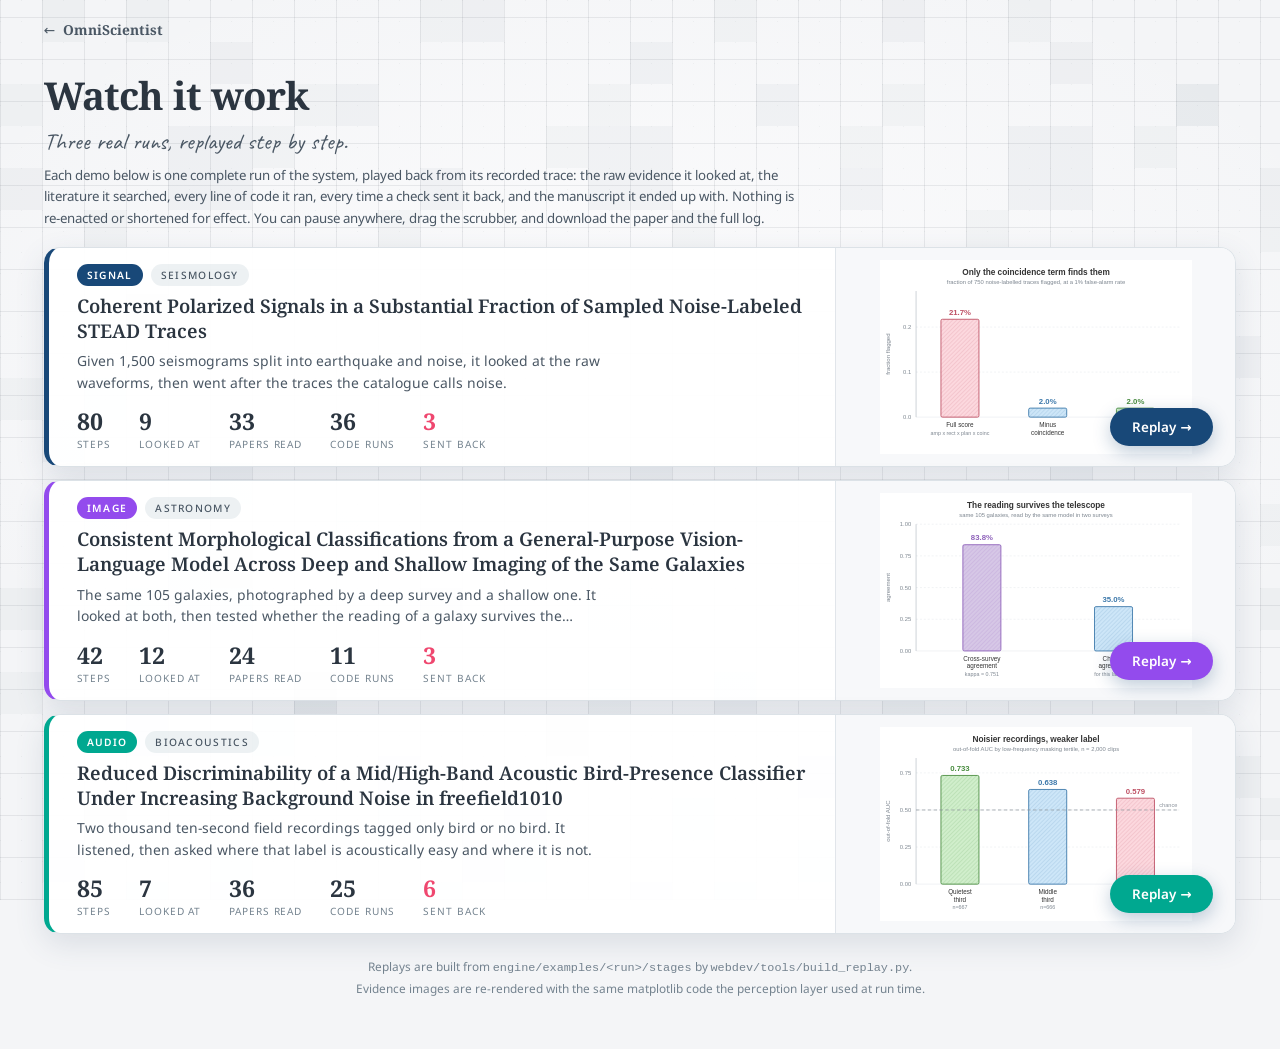
<file: demos.html>
<!doctype html>
<html lang="en">
<head>
<meta charset="utf-8">
<meta name="viewport" content="width=device-width, initial-scale=1">
<title>Demos &middot; OmniScientist</title>
<link rel="preconnect" href="https://fonts.googleapis.com">
<link rel="preconnect" href="https://fonts.gstatic.com" crossorigin>
<link rel="stylesheet" href="https://fonts.googleapis.com/css2?family=Noto+Serif:ital,wght@0,400;0,600;0,700;1,400&family=Noto+Sans:wght@400;500;600;700&family=Caveat:wght@600&display=swap">
<link rel="stylesheet" href="assets/cloth.css">
<style>
  body { font-family: "Noto Sans", system-ui, sans-serif; color: var(--ink); margin: 0; min-height: 100%; }
  a { color: inherit; }
  .top {
    display: flex; align-items: center; gap: 16px; padding: 20px 3.4vw;
    font-size: .86rem;
  }
  .top a.back { text-decoration: none; display: inline-flex; align-items: center; gap: 8px; color: var(--ink-2); }
  .top a.back:hover { color: var(--ink); }
  .top .mark { font-family: "Noto Serif", Georgia, serif; font-weight: 700; }

  .wrap { max-width: 1440px; margin: 0 auto; padding: 4px 3.4vw 40px; }
  h1 { font-family: "Noto Serif", Georgia, serif; font-size: clamp(1.7rem, 3.2vw, 2.4rem);
       margin: 6px 0 0; letter-spacing: -.02em; }
  .lede { font-family: "Caveat", cursive; font-size: clamp(1.1rem, 1.9vw, 1.45rem);
          color: var(--ink-2); margin: 6px 0 0; }
  .note { font-size: .83rem; line-height: 1.6; color: var(--ink-2); max-width: 96ch; margin: 9px 0 0; }

  /* one run per row: words on the left, the figure on the right, short enough that
     a whole row reads at a glance instead of three tall cards sitting side by side */
  .cards { display: flex; flex-direction: column; gap: 13px; margin-top: 18px; }
  .card {
    position: relative; display: grid; grid-template-columns: minmax(0,1fr) 400px; min-height: 182px;
    align-items: stretch; text-decoration: none; overflow: hidden;
    background: rgba(255,255,255,.94); border: 1px solid rgba(63,96,124,.18);
    border-left: 5px solid var(--accent); border-radius: 16px; box-shadow: var(--soft);
    transition: transform .18s, box-shadow .18s, border-color .18s;
  }
  .card:hover { transform: translateX(4px); box-shadow: 0 16px 38px rgba(63,86,110,.20); }
  .card.signal { --accent: #184878; } .card.image { --accent: #934bed; } .card.audio { --accent: #00a890; }

  .card .body { padding: 16px 28px 15px; display: flex; flex-direction: column; min-width: 0; }
  .card .poster { position: relative; background: #f7f8fa; border-left: 1px solid rgba(63,96,124,.12); }
  .card .poster img { position: absolute; inset: 0; width: 100%; height: 100%;
                      object-fit: contain; object-position: center; display: block; padding: 12px 10px; }
  .card .poster::after {                     /* the figure fades into the card, no hard seam */
    content: ""; position: absolute; inset: 0;
    background: none;   /* the posters are drawn on white already */
  }

  .chiprow { display: flex; gap: 8px; flex-wrap: wrap; align-items: center; }
  .chip {
    font-size: .64rem; letter-spacing: .13em; text-transform: uppercase; font-weight: 600;
    padding: 4px 10px; border-radius: 999px; color: #fff; background: var(--accent);
  }
  .chip.field { color: var(--ink-2); background: rgba(63,96,124,.09); font-weight: 500; }
  .card h2 { font-family: "Noto Serif", Georgia, serif; font-size: 1.18rem; line-height: 1.34;
             margin: 8px 0 0; font-weight: 600;
             display: -webkit-box; -webkit-line-clamp: 2; -webkit-box-orient: vertical; overflow: hidden; }
  .card p { font-size: .87rem; line-height: 1.54; color: var(--ink-2); margin: 6px 0 0; max-width: 66ch;
            display: -webkit-box; -webkit-line-clamp: 2; -webkit-box-orient: vertical; overflow: hidden; }
  .stats { display: flex; gap: 28px; flex-wrap: wrap; margin-top: auto; padding-top: 12px; }
  .stats div { font-size: .63rem; color: var(--dim); letter-spacing: .09em; text-transform: uppercase; }
  .stats b { display: block; font-family: "Noto Serif", Georgia, serif; font-size: 1.44rem;
             color: var(--ink); letter-spacing: 0; text-transform: none; }
  .stats div.hot b { color: var(--omni-o); }
  .go {
    position: absolute; right: 22px; bottom: 20px; z-index: 2;
    padding: 10px 22px; border-radius: 999px; background: var(--accent); color: #fff;
    font-size: .84rem; font-weight: 600; box-shadow: 0 6px 18px rgba(24,72,120,.28);
    transition: transform .18s;
  }
  .card:hover .go { transform: translateX(4px); }

  @media (max-width: 860px) {
    .card { grid-template-columns: 1fr; }
    .card .poster { height: 150px; }
    .card .poster::after { background: linear-gradient(0deg, rgba(255,255,255,.9), rgba(255,255,255,0) 55%); }
    .go { position: static; margin-top: 16px; align-self: flex-start; }
  }
  .foot { text-align: center; font-size: .74rem; color: var(--dim); margin-top: 22px; line-height: 1.7; }
</style>
</head>
<body class="cloth">

<div class="top">
  <a class="back" href="index.html">&larr; <span class="mark">OmniScientist</span></a>
</div>

<div class="wrap">
  <h1>Watch it work</h1>
  <p class="lede">Three real runs, replayed step by step.</p>
  <p class="note">Each demo below is one complete run of the system, played back from its recorded trace:
    the raw evidence it looked at, the literature it searched, every line of code it ran, every time a
    check sent it back, and the manuscript it ended up with. Nothing is re-enacted or shortened for
    effect. You can pause anywhere, drag the scrubber, and download the paper and the full log.</p>

  <div class="cards" id="cards"></div>

  <p class="foot">Replays are built from <code>engine/examples/&lt;run&gt;/stages</code> by
    <code>webdev/tools/build_replay.py</code>.<br>Evidence images are re-rendered with the same
    matplotlib code the perception layer used at run time.</p>
</div>

<script>
const BLURB = {
  stead_seismic:  'Given 1,500 seismograms split into earthquake and noise, it looked at the raw waveforms, then went after the traces the catalogue calls noise.',
  galaxy_xsurvey: 'The same 105 galaxies, photographed by a deep survey and a shallow one. It looked at both, then tested whether the reading of a galaxy survives the change of telescope.',
  birdaudio:      'Two thousand ten-second field recordings tagged only bird or no bird. It listened, then asked where that label is acoustically easy and where it is not.',
};
fetch('demos/index.json').then(r => r.json()).then(list => {
  const host = document.getElementById('cards');
  list.forEach(d => {
    const a = document.createElement('a');
    a.className = 'card ' + d.modality;
    a.href = 'replay.html?run=' + encodeURIComponent(d.run);
    const c = d.counts || {};
    a.innerHTML = `
      <div class="body">
        <div class="chiprow">
          <span class="chip">${d.modality}</span>
          <span class="chip field">${d.field}</span>
        </div>
        <h2>${d.title || d.run}</h2>
        <p>${BLURB[d.run] || d.question || ''}</p>
        <div class="stats">
          <div><b>${c.steps}</b>steps</div>
          <div><b>${c.images}</b>looked at</div>
          <div><b>${c.refs}</b>papers read</div>
          <div><b>${c.code}</b>code runs</div>
          <div class="hot"><b>${c.reject}</b>sent back</div>
        </div>
      </div>
      <div class="poster">${d.poster ? `<img src="demos/${d.poster}" alt="" loading="lazy">` : ''}</div>
      <span class="go">Replay &rarr;</span>`;
    host.appendChild(a);
  });
}).catch(e => {
  document.getElementById('cards').innerHTML =
    '<p class="note">No replays built yet. Run <code>python3 webdev/tools/build_replay.py</code>.</p>';
});
</script>
</body>
</html>
</file>
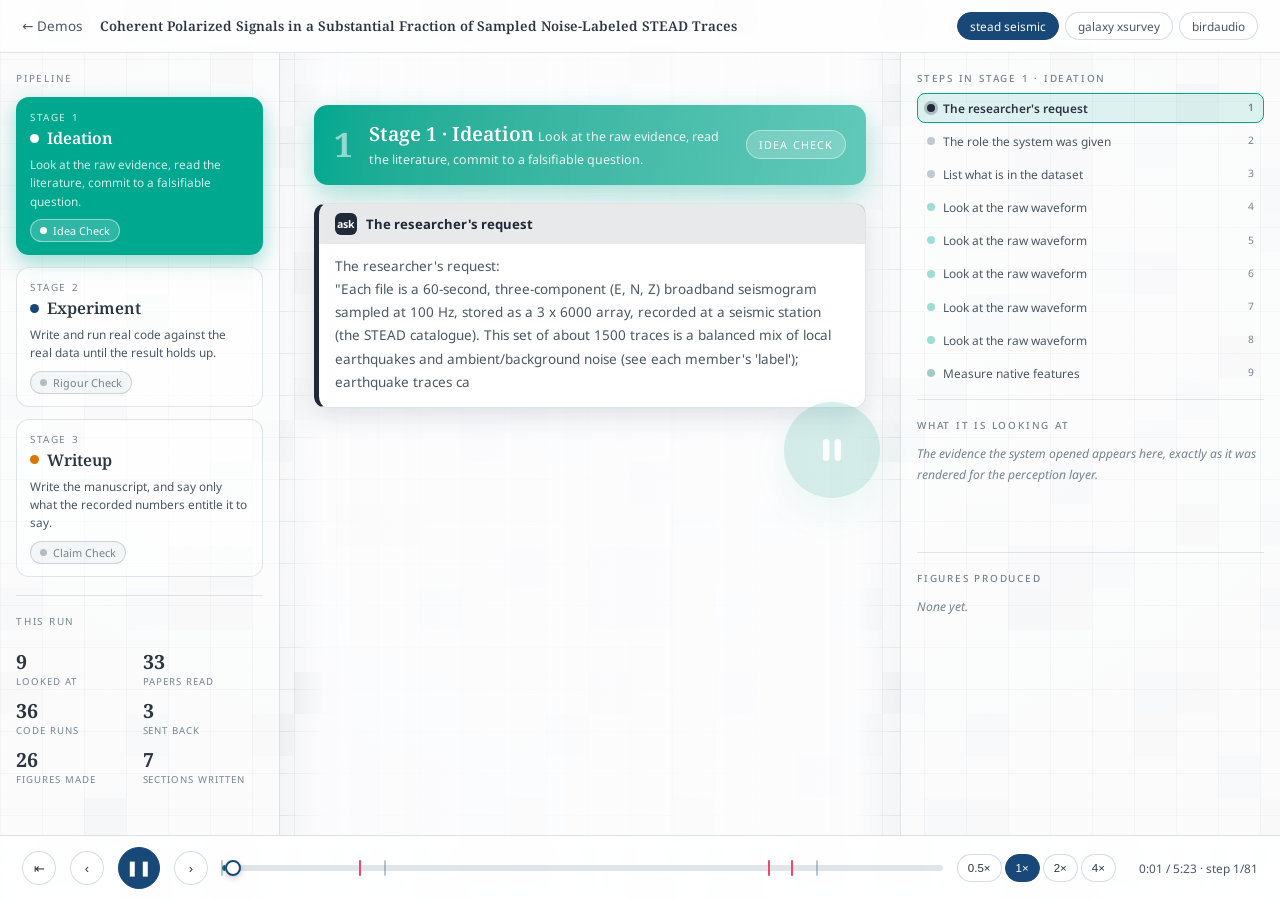
<file: replay.html>
<!doctype html>
<html lang="en">
<head>
<meta charset="utf-8">
<meta name="viewport" content="width=device-width, initial-scale=1">
<title>Replay &middot; OmniScientist</title>
<link rel="preconnect" href="https://fonts.googleapis.com">
<link rel="preconnect" href="https://fonts.gstatic.com" crossorigin>
<link rel="stylesheet" href="https://fonts.googleapis.com/css2?family=Noto+Serif:ital,wght@0,400;0,600;0,700;1,400&family=Noto+Sans:wght@400;500;600;700&family=Caveat:wght@600&display=swap">
<link rel="stylesheet" href="assets/cloth.css">
<style>
  html, body { height: 100%; margin: 0; }
  body { font-family: "Noto Sans", system-ui, sans-serif; color: var(--ink);
         display: flex; flex-direction: column; overflow: hidden; }
  a { color: inherit; }
  code, pre, .mono { font-family: ui-monospace, "SF Mono", Menlo, Consolas, monospace; }

  /* ---------------- chrome ---------------- */
  .top {
    flex: 0 0 auto; display: flex; align-items: center; gap: 18px;
    padding: 12px 22px; font-size: .84rem;
    background: rgba(255,255,255,.86); border-bottom: 1px solid rgba(63,96,124,.16);
    backdrop-filter: blur(6px);
  }
  .top a.back { text-decoration: none; color: var(--ink-2); white-space: nowrap; }
  .top a.back:hover { color: var(--ink); }
  .top .mark { font-family: "Noto Serif", Georgia, serif; font-weight: 700; color: var(--ink); }
  .top .runtitle { font-family: "Noto Serif", Georgia, serif; font-weight: 600;
                   overflow: hidden; text-overflow: ellipsis; white-space: nowrap; }
  .top .runpick { margin-left: auto; display: flex; gap: 6px; }
  .top .runpick a {
    text-decoration: none; font-size: .74rem; padding: 5px 12px; border-radius: 999px;
    border: 1px solid rgba(63,96,124,.22); color: var(--ink-2); background: rgba(255,255,255,.6);
  }
  .top .runpick a.on { background: var(--omni-sci); color: #fbfdff; border-color: var(--omni-sci); }

  .stage { flex: 1 1 auto; display: grid; grid-template-columns: 280px minmax(0,1fr) 380px;
           gap: 0; min-height: 0; }

  /* --stage is repainted on every stage change, so rail, banner, cards and panel
     all shift colour together; the three acts should never be mistaken for each other */
  :root { --stage: #00a890; --stage-soft: rgba(0,168,144,.10); }

  /* ---------------- left rail: the pipeline ---------------- */
  .rail { border-right: 1px solid rgba(63,96,124,.16); padding: 18px 16px; overflow-y: auto;
          background: rgba(255,255,255,.62); }
  .railhead { font-size: .62rem; letter-spacing: .18em; text-transform: uppercase; color: var(--dim); }
  .stg {
    position: relative; margin-top: 12px; padding: 12px 13px; border-radius: 13px; cursor: pointer;
    border: 1px solid rgba(63,96,124,.16); background: rgba(255,255,255,.5); transition: all .25s;
  }
  .stg:hover { background: #fff; }
  /* the live stage is a filled block in its own colour, not a slightly darker border */
  .stg.on {
    border-color: transparent; background: var(--sc);
    box-shadow: 0 8px 22px color-mix(in srgb, var(--sc) 40%, transparent);
  }
  .stg.on .n, .stg.on .b { color: rgba(255,255,255,.82); }
  .stg.on .t { color: #fff; }
  .stg.on .chk { background: rgba(255,255,255,.18); border-color: rgba(255,255,255,.45); color: #fff; }
  .stg.on .chk i { background: #fff; }
  .stg.done { opacity: .6; }
  .stg.done .n::after { content: " · done"; }
  .stg .n { font-size: .62rem; letter-spacing: .16em; text-transform: uppercase; color: var(--dim); }
  .stg .t { font-family: "Noto Serif", Georgia, serif; font-weight: 600; font-size: 1rem; margin-top: 3px;
            display: flex; align-items: center; gap: 8px; }
  .stg .t i { width: 9px; height: 9px; border-radius: 50%; background: var(--sc); font-style: normal; flex: 0 0 auto; }
  .stg.on .t i { background: #fff; }
  .stg .b { font-size: .74rem; line-height: 1.55; color: var(--ink-2); margin-top: 6px; }
  .stg .chk {
    display: inline-flex; align-items: center; gap: 6px; margin-top: 9px;
    font-size: .68rem; padding: 3px 9px; border-radius: 999px;
    border: 1px solid rgba(63,96,124,.22); color: var(--dim); background: rgba(63,96,124,.05);
  }
  .stg .chk i { width: 7px; height: 7px; border-radius: 50%; background: rgba(116,131,143,.5); font-style: normal; }
  .stg .chk.rej { color: var(--omni-o); border-color: rgba(239,71,111,.42); background: rgba(239,71,111,.08); }
  .stg .chk.rej i { background: var(--omni-o); }
  .stg .chk.pass { color: #1b7f5c; border-color: rgba(27,127,92,.42); background: rgba(27,127,92,.08); }
  .stg .chk.pass i { background: #1b7f5c; }
  .tally { margin-top: 20px; display: grid; grid-template-columns: 1fr 1fr; gap: 9px 6px; }
  .tally div { font-size: .6rem; letter-spacing: .1em; text-transform: uppercase; color: var(--dim); }
  .tally b { display: block; font-family: "Noto Serif", Georgia, serif; font-size: 1.22rem;
             color: var(--ink); letter-spacing: 0; text-transform: none; }

  /* ---------------- middle: the stream ----------------
     the cloth stays visible at the edges, but the reading column gets a calm
     wash so forty cards of code and prose are not fighting a tartan */
  /* no scroll-behavior here on purpose: it would turn every scrollTo into a smooth
     animation, including the instant jumps the scrubber needs. JS asks per call. */
  .stream {
    overflow-y: auto; padding: 26px 34px 40vh; position: relative;
    background:
      linear-gradient(90deg, rgba(252,252,253,0) 0, rgba(252,252,253,.90) 7%,
                             rgba(252,252,253,.94) 93%, rgba(252,252,253,0) 100%);
  }
  .stream::-webkit-scrollbar { width: 9px; }
  .stream::-webkit-scrollbar-thumb { background: rgba(63,96,124,.22); border-radius: 9px; }

  /* a full-width act break, so you always know which of the three you are watching */
  .banner {
    max-width: 980px; margin: 26px auto 18px; padding: 15px 20px; border-radius: 14px;
    opacity: 0; transition: opacity .35s;   /* space is reserved so nothing reflows mid-replay */
    background: linear-gradient(100deg, var(--sc), color-mix(in srgb, var(--sc) 62%, #ffffff));
    color: #fff; display: flex; align-items: center; gap: 16px;
    box-shadow: 0 10px 26px color-mix(in srgb, var(--sc) 34%, transparent);
  }
  .banner.vis { opacity: 1; }
  .banner .no {
    font-family: "Noto Serif", Georgia, serif; font-size: 2.1rem; font-weight: 700;
    line-height: 1; opacity: .55; flex: 0 0 auto;
  }
  .banner .tt { font-family: "Noto Serif", Georgia, serif; font-size: 1.22rem; font-weight: 600; }
  .banner .bb { font-size: .78rem; line-height: 1.5; opacity: .88; margin-top: 3px; }
  .banner .gate-name {
    margin-left: auto; flex: 0 0 auto; font-size: .68rem; letter-spacing: .1em; text-transform: uppercase;
    padding: 6px 12px; border-radius: 999px; background: rgba(255,255,255,.2);
    border: 1px solid rgba(255,255,255,.42);
  }

  .step { max-width: 980px; margin: 0 auto 16px; opacity: 0; transition: opacity .3s; }
  .step.vis { opacity: 1; }
  .step.now .card { box-shadow: 0 8px 26px rgba(63,86,110,.17); }
  .card {
    background: rgba(255,255,255,.97); border: 1px solid rgba(63,96,124,.17);
    border-left: 5px solid rgba(63,96,124,.3); border-radius: 12px; padding: 13px 16px;
    transition: box-shadow .3s;
  }
  /* the head is a tinted band in the step's own colour, so kinds read from across the room */
  .hd {
    display: flex; align-items: center; gap: 9px; font-size: .82rem; font-weight: 700;
    margin: -13px -16px 0; padding: 9px 16px; border-radius: 7px 7px 0 0;
    background: var(--kind-soft, rgba(63,96,124,.07)); color: var(--kind, var(--ink));
  }
  .hd .ico { width: 22px; height: 22px; border-radius: 6px; display: grid; place-items: center;
             font-size: .66rem; font-weight: 700; color: #fff; flex: 0 0 auto;
             background: var(--kind, var(--dim)); }
  .card > *:nth-child(2) { margin-top: 11px; }
  .hd .tool { margin-left: auto; font-size: .66rem; color: var(--dim); font-weight: 400; }
  .txt { font-size: .845rem; line-height: 1.72; color: var(--ink-2); margin-top: 8px;
         white-space: pre-wrap; word-break: break-word; }
  .ask { font-size: .8rem; line-height: 1.6; color: var(--ink); margin-top: 8px;
         padding: 7px 11px; border-radius: 8px; background: rgba(63,96,124,.06); font-style: italic; }
  .think { font-family: "Caveat", cursive; font-size: 1.06rem; line-height: 1.5; color: var(--dim);
           margin-top: 7px; white-space: pre-wrap; }

  /* one saturated colour per kind, set once and used by border, head band and icon */
  .step.perceive { --kind: #00a890; --kind-soft: rgba(0,168,144,.14); }
  .step.search   { --kind: #7c3aed; --kind-soft: rgba(124,58,237,.13); }
  .step.code     { --kind: #184878; --kind-soft: rgba(24,72,120,.12); }
  .step.measure  { --kind: #0f766e; --kind-soft: rgba(15,118,110,.13); }
  .step.finalize { --kind: #d97706; --kind-soft: rgba(217,119,6,.15); }
  .step.task     { --kind: #1f2937; --kind-soft: rgba(31,41,55,.10); }
  .step.write    { --kind: #b45309; --kind-soft: rgba(180,83,9,.13); }
  .step.think    { --kind: #64748b; --kind-soft: rgba(100,116,139,.11); }
  .step.brief, .step.materials { --kind: #64748b; --kind-soft: rgba(100,116,139,.09); }
  .step .card { border-left-color: var(--kind, rgba(63,96,124,.3)); }
  /* a dataset dump is reference material, not a scene: give it a box, not the screen */
  .step.materials .txt {
    max-height: 260px; overflow: auto; font-family: ui-monospace, Menlo, monospace;
    font-size: .73rem; line-height: 1.6; background: rgba(32,39,51,.05);
    border: 1px solid rgba(63,96,124,.16); border-radius: 10px; padding: 10px 13px;
  }

  .gate { padding: 12px 16px; border-radius: 12px;
          font-size: .84rem; line-height: 1.6; display: flex; gap: 11px; align-items: flex-start; }
  .step.gate { display: none; }            /* .step sets the width and the reveal */
  .step.gate.vis { display: flex; }
  .gate b { display: block; font-size: .74rem; letter-spacing: .1em; text-transform: uppercase; margin-bottom: 3px; }
  .gate.rej { background: rgba(239,71,111,.11); border: 1px solid rgba(239,71,111,.4); color: #8c1e3c; }
  .gate.pass { background: rgba(27,127,92,.11); border: 1px solid rgba(27,127,92,.4); color: #14603f; }
  .gate .sym { font-size: 1.1rem; line-height: 1.2; }

  pre.code {
    background: #202733; color: #e6edf5; border-radius: 10px; padding: 12px 14px; margin: 9px 0 0;
    font-size: .735rem; line-height: 1.62; overflow-x: auto; white-space: pre; max-height: 340px;
  }
  pre.out {
    background: rgba(32,39,51,.055); border: 1px solid rgba(63,96,124,.16); border-radius: 10px;
    padding: 10px 13px; margin: 9px 0 0; font-size: .73rem; line-height: 1.6;
    overflow-x: auto; white-space: pre-wrap; max-height: 260px; color: var(--ink-2);
  }
  .refs { margin: 9px 0 0; display: grid; gap: 7px; }
  .ref { padding: 8px 11px; border-radius: 9px; background: rgba(147,75,237,.055);
         border: 1px solid rgba(147,75,237,.18); font-size: .78rem; line-height: 1.5;
         opacity: 0; transform: translateY(4px); transition: opacity .3s, transform .3s; }
  .ref.on { opacity: 1; transform: none; }
  .ref .t { font-weight: 600; color: var(--ink); }
  .ref .m { color: var(--dim); font-size: .71rem; margin-top: 2px; }
  .fields { margin: 9px 0 0; display: grid; gap: 8px; }
  .fld { font-size: .8rem; line-height: 1.62; }
  .fld .k { font-size: .64rem; letter-spacing: .12em; text-transform: uppercase; color: var(--omni-m); }
  .fld .v { color: var(--ink-2); white-space: pre-wrap; }

  .made { display: flex; gap: 9px; flex-wrap: wrap; margin-top: 10px; }
  .made figure { margin: 0; width: 132px; opacity: 0; transform: scale(.96);
                 transition: opacity .4s, transform .4s; }
  .made figure.on { opacity: 1; transform: none; }
  .made img { width: 100%; height: auto; border-radius: 7px; border: 1px solid rgba(63,96,124,.18); display: block;
              background: #fff; }
  .made figcaption { font-size: .6rem; color: var(--dim); margin-top: 4px; }
  .made figure.dropped img { filter: grayscale(1); opacity: .55; }
  .made figure.dropped figcaption { color: var(--omni-o); }

  /* the closing card */
  .final { max-width: 980px; margin: 22px auto 0; padding: 22px 24px; border-radius: 16px;
           background: rgba(255,255,255,.97); border: 1px solid rgba(63,96,124,.22);
           box-shadow: var(--soft); }
  .final .k { font-size: .62rem; letter-spacing: .18em; text-transform: uppercase; color: var(--dim); }
  .final h2 { font-family: "Noto Serif", Georgia, serif; font-size: 1.24rem; line-height: 1.45;
              margin: 8px 0 0; font-weight: 600; }
  .final p { font-size: .84rem; line-height: 1.75; color: var(--ink-2); margin: 12px 0 0; }
  .dl { display: flex; gap: 10px; flex-wrap: wrap; margin-top: 18px; }
  .dl a { text-decoration: none; padding: 10px 18px; border-radius: 999px; font-size: .82rem;
          border: 1px solid rgba(63,96,124,.24); background: #fff; color: var(--ink); }
  .dl a.primary { background: var(--omni-sci); color: #fbfdff; border-color: var(--omni-sci); }
  .dl a:hover { transform: translateY(-1px); }
  .verdict { display: inline-block; margin-top: 12px; font-size: .7rem; letter-spacing: .12em;
             text-transform: uppercase; padding: 4px 11px; border-radius: 999px;
             border: 1px solid currentColor; }

  /* ---------------- right: what it is looking at ---------------- */
  .panel { border-left: 1px solid rgba(63,96,124,.16); padding: 18px 16px; overflow-y: auto;
           background: rgba(255,255,255,.62); }
  .panel h3 { font-size: .62rem; letter-spacing: .18em; text-transform: uppercase; color: var(--dim);
              margin: 0 0 10px; font-weight: 500; }
  .panel .slot { min-height: 90px; }

  /* every step of the live stage, clickable: the small moves are yours to drive too */
  .substeps { max-height: 32vh; overflow-y: auto; margin: -2px -4px 0; padding: 0 4px; }
  .substeps::-webkit-scrollbar { width: 6px; }
  .substeps::-webkit-scrollbar-thumb { background: rgba(63,96,124,.2); border-radius: 6px; }
  .sub {
    display: flex; align-items: center; gap: 8px; width: 100%; text-align: left;
    padding: 6px 9px; margin-bottom: 3px; border-radius: 8px; cursor: pointer;
    border: 1px solid transparent; background: transparent; font: inherit;
    font-size: .745rem; color: var(--ink-2); line-height: 1.35;
  }
  .sub:hover { background: rgba(63,96,124,.07); }
  .sub .dot { width: 8px; height: 8px; border-radius: 50%; background: var(--kc, var(--dim));
              flex: 0 0 auto; opacity: .38; }
  .sub .lbl { overflow: hidden; text-overflow: ellipsis; white-space: nowrap; }
  .sub .nn { margin-left: auto; font-size: .64rem; color: var(--dim); font-variant-numeric: tabular-nums; }
  .sub.past { color: var(--ink); }
  .sub.past .dot { opacity: 1; }
  .sub.now {
    background: var(--stage-soft); border-color: var(--stage); color: var(--ink); font-weight: 600;
  }
  .sub.now .dot { opacity: 1; box-shadow: 0 0 0 3px color-mix(in srgb, var(--kc, var(--stage)) 26%, transparent); }
  .sub.rej { color: var(--omni-o); }
  .sub.rej .dot { background: var(--omni-o); opacity: 1; }
  .evc { margin-bottom: 12px; opacity: 0; transition: opacity .45s; }
  .evc.on { opacity: 1; }
  .evc img { width: 100%; height: auto; border-radius: 10px; border: 1px solid rgba(63,96,124,.2);
             background: #fff; display: block; }
  .evc figcaption { font-size: .66rem; color: var(--dim); margin-top: 5px; line-height: 1.5; }
  .idle { font-size: .76rem; color: var(--dim); line-height: 1.7; font-style: italic; }
  .panel .sep { height: 1px; background: rgba(63,96,124,.15); margin: 18px 0; }

  /* ---------------- transport ---------------- */
  .bar {
    flex: 0 0 auto; display: flex; align-items: center; gap: 14px; padding: 11px 22px;
    background: rgba(255,255,255,.92); border-top: 1px solid rgba(63,96,124,.18);
    backdrop-filter: blur(6px);
  }
  .bar button {
    border: 1px solid rgba(63,96,124,.22); background: #fff; color: var(--ink); cursor: pointer;
    border-radius: 999px; padding: 0; width: 34px; height: 34px; display: grid; place-items: center;
    font-size: .82rem; transition: background .16s, transform .16s;
  }
  .bar button:hover { background: #f2f6fa; transform: translateY(-1px); }
  .bar button.play { width: 42px; height: 42px; background: var(--omni-sci); color: #fbfdff;
                     border-color: var(--omni-sci); font-size: .95rem; }
  .scrub { flex: 1 1 auto; position: relative; height: 34px; display: flex; align-items: center; }
  .scrub .track { position: absolute; left: 0; right: 0; height: 6px; border-radius: 6px;
                  background: rgba(63,96,124,.16); overflow: hidden; }
  .scrub .fill { height: 100%; width: 0; background: linear-gradient(90deg, var(--omni-n), var(--omni-sci)); }
  /* one tick per stage boundary and one per rejection, so the shape of the run is visible */
  .scrub .ticks { position: absolute; left: 0; right: 0; height: 16px; pointer-events: none; }
  .scrub .ticks i { position: absolute; top: 0; width: 2px; height: 16px; border-radius: 2px;
                    background: rgba(63,96,124,.35); transform: translateX(-1px); }
  .scrub .ticks i.rej { background: var(--omni-o); }
  .scrub input {
    position: absolute; left: 0; right: 0; width: 100%; margin: 0; appearance: none;
    background: transparent; height: 34px; cursor: pointer;
  }
  .scrub input::-webkit-slider-thumb {
    appearance: none; width: 16px; height: 16px; border-radius: 50%; background: #fff;
    border: 2px solid var(--omni-sci); box-shadow: 0 2px 6px rgba(0,0,0,.2); cursor: grab;
  }
  .scrub input::-moz-range-thumb {
    width: 14px; height: 14px; border-radius: 50%; background: #fff;
    border: 2px solid var(--omni-sci); cursor: grab;
  }
  .clock { font-size: .74rem; color: var(--ink-2); white-space: nowrap;
           font-variant-numeric: tabular-nums; min-width: 128px; text-align: right; }
  .spd { display: flex; gap: 3px; }
  .spd button { width: auto; padding: 0 10px; height: 28px; font-size: .72rem; }
  .spd button.on { background: var(--omni-sci); color: #fbfdff; border-color: var(--omni-sci); }

  /* the big one: a video-player transport, parked centre-right, so the state of the
     replay is readable from across the room and one click starts or stops it */
  .bigplay {
    position: fixed; right: 400px; top: 50%; transform: translateY(-50%); z-index: 30;
    width: 96px; height: 96px; border-radius: 50%; cursor: pointer; padding: 0;
    display: grid; place-items: center; border: 0;
    background: color-mix(in srgb, var(--stage) 92%, #000);
    box-shadow: 0 14px 40px color-mix(in srgb, var(--stage) 46%, transparent);
    transition: transform .2s, opacity .35s, background .3s, box-shadow .2s;
  }
  .bigplay:hover { transform: translateY(-50%) scale(1.07); }
  .bigplay:active { transform: translateY(-50%) scale(.96); }
  .bigplay svg { width: 40px; height: 40px; fill: #fff; }
  .bigplay .pausebars { display: none; }
  /* while it runs the button steps back, so it never sits on top of the reading */
  .bigplay.running { opacity: .16; }
  .bigplay.running:hover { opacity: .95; }
  .bigplay.running .playtri { display: none; }
  .bigplay.running .pausebars { display: block; }
  /* a ring breathes outward while it plays: the page is visibly alive */
  .bigplay::after {
    content: ""; position: absolute; inset: -6px; border-radius: 50%;
    border: 2px solid color-mix(in srgb, var(--stage) 55%, transparent); opacity: 0;
  }
  .bigplay.running::after { animation: pulse 2.4s ease-out infinite; }
  @keyframes pulse {
    0%   { opacity: .75; transform: scale(1); }
    100% { opacity: 0;   transform: scale(1.34); }
  }
  @media (max-width: 1180px) { .bigplay { right: 26px; width: 76px; height: 76px; } }

  /* appears only once the reader has scrolled away from the live step */
  .follow {
    position: fixed; left: 50%; bottom: 86px; transform: translate(-50%, 14px);
    z-index: 28; display: inline-flex; align-items: center; gap: 8px; cursor: pointer;
    padding: 9px 18px; border-radius: 999px; border: 1px solid rgba(63,96,124,.2);
    background: rgba(255,255,255,.96); color: var(--ink); font: inherit; font-size: .8rem;
    font-weight: 600; box-shadow: 0 8px 24px rgba(63,86,110,.22);
    opacity: 0; pointer-events: none; transition: opacity .25s, transform .25s;
    backdrop-filter: blur(6px);
  }
  .follow.on { opacity: 1; pointer-events: auto; transform: translate(-50%, 0); }
  .follow .ar {
    width: 17px; height: 17px; border-radius: 50%; background: var(--stage); color: #fff;
    display: grid; place-items: center; font-size: .62rem; line-height: 1;
  }

  .loading { display: grid; place-items: center; height: 100%; color: var(--dim); font-size: .9rem; }

  @media (max-width: 1180px) {
    .stage { grid-template-columns: 210px minmax(0,1fr); }
    .panel { display: none; }
  }
  @media (max-width: 820px) {
    .stage { grid-template-columns: 1fr; }
    .rail { display: none; }
    .clock { min-width: 0; font-size: .68rem; }
  }
</style>
</head>
<body class="cloth">

<div class="top">
  <a class="back" href="demos.html">&larr; Demos</a>
  <span class="runtitle" id="runtitle"></span>
  <span class="runpick" id="runpick"></span>
</div>

<div class="stage">
  <aside class="rail">
    <div class="railhead">Pipeline</div>
    <div id="stages"></div>
    <div class="sep" style="height:1px;background:rgba(63,96,124,.15);margin:18px 0"></div>
    <div class="railhead">This run</div>
    <div class="tally" id="tally"></div>
  </aside>

  <section class="stream" id="stream"><div class="loading">loading the run&hellip;</div></section>

  <aside class="panel">
    <h3><span id="substephead">Steps in this stage</span></h3>
    <div class="substeps" id="substeps"></div>
    <div class="sep"></div>
    <h3>What it is looking at</h3>
    <div class="slot" id="evslot"><p class="idle">The evidence the system opened appears here, exactly as it was rendered for the perception layer.</p></div>
    <div class="sep"></div>
    <h3>Figures produced</h3>
    <div class="slot" id="figslot"><p class="idle">None yet.</p></div>
  </aside>
</div>

<button class="follow" id="follow" title="jump back to the live step">
  <span class="ar">&#9660;</span>Follow the replay
</button>

<button class="bigplay" id="bigplay" title="play / pause (space)" aria-label="play or pause">
  <svg viewBox="0 0 40 40" aria-hidden="true">
    <!-- a soft rounded triangle, drawn with arcs at the corners rather than sharp points -->
    <path class="playtri" d="M14.6 8.4c-1.9-1.1-4.3.3-4.3 2.5v18.2c0 2.2 2.4 3.6 4.3 2.5l15.8-9.1c1.9-1.1 1.9-3.9 0-5z"/>
    <g class="pausebars">
      <rect x="11" y="9" width="6.4" height="22" rx="3.2"/>
      <rect x="22.6" y="9" width="6.4" height="22" rx="3.2"/>
    </g>
  </svg>
</button>

<div class="bar">
  <button id="bStart" title="back to the start (Home)">&#8676;</button>
  <button id="bPrev" title="previous step (&larr;)">&#8249;</button>
  <button class="play" id="bPlay" title="play / pause (space)">&#9654;</button>
  <button id="bNext" title="next step (&rarr;)">&#8250;</button>
  <div class="scrub">
    <div class="track"><div class="fill" id="fill"></div></div>
    <div class="ticks" id="ticks"></div>
    <input type="range" id="scrub" min="0" max="10000" value="0" step="1" aria-label="progress">
  </div>
  <div class="spd" id="spd">
    <button data-s="0.5">0.5&times;</button><button data-s="1" class="on">1&times;</button>
    <button data-s="2">2&times;</button><button data-s="4">4&times;</button>
  </div>
  <div class="clock" id="clock">0:00 / 0:00</div>
</div>

<script>
(function () {
  'use strict';
  const RUNS = ['stead_seismic', 'galaxy_xsurvey', 'birdaudio'];
  const run = new URLSearchParams(location.search).get('run') || RUNS[0];
  const BASE = 'demos/' + run + '/';

  const ICON = { brief: 'sys', task: 'ask', think: '~', materials: '#', perceive: '眼',
                 measure: 'fx', search: 'lit', code: '>_', finalize: '!', write: 'W' };
  // one colour per act, and one per kind; both are used by the rail, the stream and the panel
  const STAGE_COLOR = { ideation: '#00a890', experiment: '#184878', writeup: '#d97706' };
  const STAGE_SOFT  = { ideation: 'rgba(0,168,144,.12)', experiment: 'rgba(24,72,120,.10)',
                        writeup: 'rgba(217,119,6,.12)' };
  const KIND_COLOR = { perceive: '#00a890', search: '#7c3aed', code: '#184878', measure: '#0f766e',
                       finalize: '#d97706', task: '#1f2937', write: '#b45309', think: '#64748b',
                       brief: '#64748b', materials: '#64748b',
                       gate_reject: '#ef476f', gate_pass: '#1b7f5c', output: '#184878' };
  const SHORT = { brief: 'Role brief', task: 'The request', think: 'Thinking',
                  materials: 'Inspect the data', perceive: 'Look at the evidence',
                  measure: 'Measure features', search: 'Search the literature',
                  code: 'Run code', finalize: 'Commit', write: 'Write section',
                  gate_reject: 'Sent back', gate_pass: 'Check passed', output: 'The manuscript' };
  const $ = id => document.getElementById(id);
  // quotes matter: this text also goes into data-full="...", where an unescaped
  // double quote would close the attribute and silently cut the rest away
  // width/height come from the build so the browser reserves the right box before
  // the file arrives; without this, images landing late shift the column under the reader
  const wh = o => (o && o.wh) ? ` width="${o.wh[0]}" height="${o.wh[1]}"` : '';
  // a redrawn figure keeps its filename, so only a changed URL gets past the cache
  const bust = o => (o && o.v) ? '?v=' + o.v : '';
  const esc = s => String(s == null ? '' : s)
    .replace(/&/g, '&amp;').replace(/</g, '&lt;').replace(/>/g, '&gt;')
    .replace(/"/g, '&quot;').replace(/'/g, '&#39;');

  const stream = $('stream');
  let doc = null, steps = [], T = [], total = 0, playing = false, speed = 1, t = 0, cur = -1;

  fetch(BASE + 'script.json').then(r => r.json()).then(d => { doc = d; boot(); })
    .catch(() => { stream.innerHTML = '<div class="loading">could not load ' + esc(BASE) + 'script.json</div>'; });

  // ---------------------------------------------------------------- build
  function boot() {
    $('runtitle').textContent = doc.title || run;
    document.title = (doc.field || 'Replay') + ' replay · OmniScientist';

    const pick = $('runpick');
    RUNS.forEach(r => {
      const a = document.createElement('a');
      a.href = 'replay.html?run=' + r;
      a.textContent = r.replace(/_/g, ' ');
      if (r === run) a.className = 'on';
      pick.appendChild(a);
    });

    // rail
    const rejBy = {};
    doc.steps.forEach(s => { if (s.kind === 'gate_reject') rejBy[s.stage] = (rejBy[s.stage] || 0) + 1; });
    $('stages').innerHTML = doc.stages.map(st => `
      <div class="stg" data-stage="${st.id}" style="--sc:${STAGE_COLOR[st.id] || '#184878'}">
        <div class="n">Stage ${st.n}</div>
        <div class="t"><i></i>${esc(st.label)}</div>
        <div class="b">${esc(st.blurb)}</div>
        <span class="chk" data-chk="${st.id}"><i></i>${esc(st.check)}</span>
      </div>`).join('');
    const c = doc.counts || {};
    $('tally').innerHTML = [
      [c.images, 'looked at'], [c.refs, 'papers read'], [c.code, 'code runs'],
      [c.reject, 'sent back'], [c.figures_made, 'figures made'], [c.sections, 'sections written'],
    ].map(([v, k]) => `<div><b>${v == null ? 0 : v}</b>${k}</div>`).join('');

    // the closing card is part of the timeline, so the replay ends on the paper
    steps = doc.steps.concat([{ kind: 'output', stage: 'writeup', i: doc.steps.length }]);

    stream.innerHTML = '';
    steps.forEach((s, i) => {
      // the first step of an act carries the act break above it
      if (i === 0 || steps[i - 1].stage !== s.stage) {
        const st = doc.stages.find(x => x.id === s.stage);
        if (st) {
          const b = document.createElement('div');
          b.className = 'banner';
          b.style.setProperty('--sc', STAGE_COLOR[st.id] || '#184878');
          b.innerHTML = `<span class="no">${st.n}</span>
            <span><span class="tt">Stage ${st.n} &middot; ${esc(st.label)}</span>
            <span class="bb">${esc(st.blurb)}</span></span>
            <span class="gate-name">${esc(st.check)}</span>`;
          s.banner = b;
          stream.appendChild(b);
        }
      }
      s.el = render(s);
      stream.appendChild(s.el);
    });

    // duration per step: long blocks type faster but never stall the run
    let acc = 0;
    T = steps.map(s => {
      const n = chars(s);
      const d = s.kind === 'output' ? 4.5
        : Math.max(1.1, Math.min(9, 0.7 + n / 400));
      const seg = { a: acc, d: d };
      acc += d;
      return seg;
    });
    total = acc;

    const tk = $('ticks');
    steps.forEach((s, i) => {
      const first = i === 0 || steps[i - 1].stage !== s.stage;
      if (!first && s.kind !== 'gate_reject') return;
      const el = document.createElement('i');
      el.style.left = (T[i].a / total * 100) + '%';
      if (s.kind === 'gate_reject') el.className = 'rej';
      tk.appendChild(el);
    });

    document.querySelectorAll('.stg').forEach(el => el.addEventListener('click', () => {
      const k = steps.findIndex(s => s.stage === el.dataset.stage);
      if (k >= 0) { seek(T[k].a + 0.001); }
    }));
    // clicking a small step drives the replay the same way the big ones do
    $('substeps').addEventListener('click', e => {
      const b = e.target.closest('.sub');
      if (b) { subStick = true; play(false); seek(T[Number(b.dataset.k)].a + 0.001); }
    });

    // ?at=<step> opens the replay parked on one step, for linking and for checking
    const at = Number(new URLSearchParams(location.search).get('at'));
    if (at > 0 && at < steps.length) { seek(T[at].a + 0.0001); play(false); }
    else { seek(0); play(true); }
  }

  function chars(s) {
    let n = 0;
    if (s.think) n += s.think.length;
    if (s.ask) n += s.ask.length;
    if (s.body) n += s.body.length;
    if (s.code) n += s.code.length * 0.55;      // code reads faster than prose
    if (s.out) n += s.out.length * 0.7;
    if (s.args) n += s.args.length;
    (s.refs || []).forEach(() => { n += 70; });
    (s.fields || []).forEach(f => { n += f.v.length * 0.6; });
    return n;
  }

  // ---------------------------------------------------------------- one step's DOM
  function render(s) {
    const el = document.createElement('div');
    if (s.kind === 'gate_reject' || s.kind === 'gate_pass') {
      const rej = s.kind === 'gate_reject';
      // needs .step too, or it would sit there visible before the run reaches it
      el.className = 'step gate ' + (rej ? 'rej' : 'pass');
      el.innerHTML = `<span class="sym">${rej ? '↺' : '✓'}</span>
        <span><b>${rej ? 'sent back' : 'check passed'}</b>
        <span class="tw" data-full="${esc(s.body)}"></span></span>`;
      return el;
    }
    if (s.kind === 'output') { el.className = 'step out'; el.appendChild(finalCard()); return el; }

    el.className = 'step ' + s.kind;
    const parts = [];
    parts.push(`<div class="hd"><span class="ico">${esc(ICON[s.kind] || '?')}</span>
      <span>${esc(s.head || s.kind)}</span>
      ${s.tool ? `<span class="tool mono">${esc(s.tool)}</span>` : ''}</div>`);
    if (s.think) parts.push(`<div class="think tw" data-full="${esc(s.think)}"></div>`);
    if (s.ask) parts.push(`<div class="ask tw" data-full="${esc(s.ask)}"></div>`);
    if (s.ev && s.ev.length) {
      parts.push('<div class="made evrow">' + s.ev.map(e =>
        `<figure><img src="${esc(BASE + e.src) + bust(e)}"${wh(e)} alt="" loading="lazy">
         <figcaption>${esc(e.cap)}</figcaption></figure>`).join('') + '</div>');
    }
    if (s.args) parts.push(`<pre class="out tw" data-full="${esc(s.args)}"></pre>`);
    if (s.code) parts.push(`<pre class="code tw" data-full="${esc(s.code)}"></pre>`);
    if (s.body) parts.push(`<div class="txt tw" data-full="${esc(s.body)}"></div>`);
    if (s.out) parts.push(`<pre class="out tw" data-full="${esc(s.out)}"></pre>`);
    if (s.refs && s.refs.length) {
      parts.push('<div class="refs">' + s.refs.map(r =>
        `<div class="ref"><div class="t">${esc(r.title)}</div>
         <div class="m">${esc(r.who)}${r.year ? ' · ' + esc(r.year) : ''}${
           r.cites != null ? ' · ' + r.cites + ' citations' : ''}</div></div>`).join('') + '</div>');
    }
    if (s.fields && s.fields.length) {
      parts.push('<div class="fields">' + s.fields.map(f =>
        `<div class="fld"><div class="k">${esc(f.k.replace(/_/g, ' '))}</div>
         <div class="v tw" data-full="${esc(f.v)}"></div></div>`).join('') + '</div>');
    }
    if (s.made && s.made.length) {
      parts.push('<div class="made mades">' + s.made.map(f =>
        `<figure class="${f.kept ? '' : 'dropped'}"><img src="${esc(BASE + f.src) + bust(f)}"${wh(f)} alt="" loading="lazy">
         <figcaption>${esc(f.src.split('/').pop())}${f.kept ? '' : ' · later dropped'}</figcaption></figure>`
      ).join('') + '</div>');
    }
    const card = document.createElement('div');
    card.className = 'card';
    card.innerHTML = parts.join('');
    el.appendChild(card);
    return el;
  }

  // What the run left behind, in the order it should be offered. The public build
  // ships no manuscript and a trimmed log, so each entry is named from the data
  // rather than assumed to be there.
  function downloads(o) {
    const out = [];
    if (o.paper) out.push({ href: o.paper, label: `Download the paper (PDF, ${o.paper_kb} KB)` });
    if (o.log) out.push({ href: o.log, label: `Download the ${o.log_full === false ? 'run' : 'full'} log (JSON, ${o.log_kb} KB)` });
    if (o.md) out.push({ href: o.md, label: 'Markdown' });
    return out;
  }

  function finalCard() {
    const o = doc.outputs || {};
    const col = { supported: '#1b7f5c', mixed: '#b7791f', refuted: '#8c1e3c' }[doc.verdict] || 'var(--dim)';
    const d = document.createElement('div');
    d.className = 'final';
    d.innerHTML = `
      <div class="k">What the run produced</div>
      <h2>${esc(doc.title)}</h2>
      <span class="verdict" style="color:${col}">verdict: ${esc(doc.verdict || 'n/a')}</span>
      <p>${esc(doc.result_statement)}</p>
      <div class="dl">
        ${downloads(o).map((a, k) => `<a${k ? '' : ' class="primary"'} href="${esc(BASE + a.href)}" download>${esc(a.label)}</a>`).join('')}
      </div>`;
    return d;
  }

  // ---------------------------------------------------------------- typing
  function setProgress(s, p) {
    const el = s.el;
    if (!el) return;
    // cached: this runs every frame for the step being typed
    if (!s._tw) {
      s._tw = [...el.querySelectorAll('.tw')];
      s._budget = s._tw.reduce((n, x) => n + (x.dataset.full || '').length, 0);
      s._refs = [...el.querySelectorAll('.ref')];
      s._evf = [...el.querySelectorAll('.evrow figure')];
      s._madef = [...el.querySelectorAll('.mades figure')];
    }
    const tws = s._tw, budget = s._budget;
    let want = Math.round(budget * Math.min(1, Math.max(0, p)));
    tws.forEach(n => {
      const full = n.dataset.full || '';
      const take = Math.max(0, Math.min(full.length, want));
      if (n._at !== take) { n.textContent = full.slice(0, take); n._at = take; }
      want -= full.length;
    });
    if (s._refs.length) {
      const k = Math.ceil(p * s._refs.length);
      s._refs.forEach((r, i) => r.classList.toggle('on', i < k));
    }
    s._evf.forEach((f, i) => f.classList.toggle('on', p > 0.02 + i * 0.05));
    s._madef.forEach((f, i) => f.classList.toggle('on', p > 0.6 + i * 0.08));
  }

  function findStep(time) {
    let lo = 0, hi = T.length - 1;
    while (lo < hi) { const m = (lo + hi + 1) >> 1; if (T[m].a <= time) lo = m; else hi = m - 1; }
    return lo;
  }

  // ---------------------------------------------------------------- paint
  function paint() {
    const i = findStep(t);
    const p = Math.min(1, (t - T[i].a) / T[i].d);

    if (i !== cur) {
      const from = Math.min(cur < 0 ? 0 : cur, i), to = Math.max(cur < 0 ? 0 : cur, i);
      for (let k = from; k <= to; k++) {
        steps[k].el.classList.toggle('vis', k <= i);
        steps[k].el.classList.toggle('now', k === i);
        if (steps[k].banner) steps[k].banner.classList.toggle('vis', k <= i);
        if (k < i) setProgress(steps[k], 1);
        if (k > i) setProgress(steps[k], 0);
      }
      // a backwards drag or a stage jump can leave later steps showing
      steps.forEach((s, k) => { if (k > i && s.el.classList.contains('vis')) {
        s.el.classList.remove('vis', 'now'); setProgress(s, 0);
        if (s.banner) s.banner.classList.remove('vis'); } });
      cur = i;
      const sc = STAGE_COLOR[steps[i].stage] || '#184878';
      document.documentElement.style.setProperty('--stage', sc);
      document.documentElement.style.setProperty('--stage-soft', STAGE_SOFT[steps[i].stage] || 'rgba(24,72,120,.10)');
      paintRail(i);
      paintSubsteps(i);
      paintPanel(i);
      // follow along while playing, jump straight there when scrubbing or stepping
      scrollTo(i, playing ? 'smooth' : 'instant');
    }
    setProgress(steps[i], p);
    // a card grows as it types; keep its foot in view the way a terminal does,
    // but only while the reader is still following along
    if (playing && p < 1 && stick) {
      const el = steps[i].el;
      const foot = el.offsetTop + el.offsetHeight;
      const seen = stream.scrollTop + stream.clientHeight;
      if (foot > seen) setTop(foot - stream.clientHeight * 0.86);
    }

    const frac = t / total;
    $('fill').style.width = (frac * 100) + '%';
    if (document.activeElement !== $('scrub')) $('scrub').value = Math.round(frac * 10000);
    $('clock').textContent = `${clock(t)} / ${clock(total)}  ·  step ${i + 1}/${steps.length}`;
  }

  function clock(x) {
    const m = Math.floor(x / 60), s = Math.floor(x % 60);
    return m + ':' + String(s).padStart(2, '0');
  }

  /* ---- follow mode ----------------------------------------------------------
     While it plays the stream follows the live step. The moment the reader scrolls
     away with wheel or touch it lets go, exactly like a chat window during
     generation, and it takes hold again when they come back to the live edge or
     press the follow button. Only wheel/touch count as intent: our own scrollTo
     also fires `scroll`, and treating that as the reader would detach instantly. */
  let stick = true, ourTop = -1, quiet = 0;

  /* Every programmatic scroll goes through here and records where it put the stream.
     The scroll listener then only has to ask "is this where I left it?" -- which works
     for the wheel, a trackpad, a touch drag, the keyboard, and, importantly, dragging
     the scrollbar itself. Watching wheel/touch events instead would miss the scrollbar
     entirely, and that is the one the reader actually reached for. */
  function setTop(v, smooth) {
    ourTop = Math.round(v);
    if (smooth) { quiet = performance.now() + 700; stream.scrollTo({ top: v, behavior: 'smooth' }); }
    else stream.scrollTop = v;
  }

  function wantTop(i) {
    const el = steps[i].banner || steps[i].el;   // land on the act break when one opens the stage
    return Math.max(0, el.offsetTop - stream.clientHeight * 0.30);
  }
  // "live" means the growing edge of the current card is still on screen. Measuring
  // against the card's foot rather than a fixed scroll offset matters: while a long
  // card types, the follower has already pushed well past its top, so an offset test
  // would still call the reader live after they had scrolled a long way up.
  function atLive() {
    const el = steps[cur < 0 ? 0 : cur].el;
    const foot = el.offsetTop + el.offsetHeight;
    return stream.scrollTop + stream.clientHeight >= foot - 60;
  }
  function setStick(v) {
    if (stick === v) return;
    stick = v;
    $('follow').classList.toggle('on', !v);
  }
  stream.addEventListener('scroll', () => {
    if (performance.now() < quiet) return;                  // our own smooth scroll, still running
    if (Math.abs(stream.scrollTop - ourTop) <= 2) return;    // exactly where we left it: ours
    setStick(atLive());
  }, { passive: true });
  // scrolling up is unambiguous, so let go on the gesture rather than waiting for the frame
  stream.addEventListener('wheel', e => { if (e.deltaY < 0) setStick(false); }, { passive: true });

  function scrollTo(i, behavior) {
    if (!stick) return;                          // the reader is reading; do not yank them back
    setTop(wantTop(i), behavior === 'smooth');
  }

  /* The sub-step list keeps the live step centred, which means it scrolls itself on
     every step -- so it needs the same courtesy as the stream: once the reader scrolls
     it by hand, stop moving it under them. It takes hold again when the stage changes
     (the list is rebuilt) or when they click a step. */
  let subStick = true, subOurTop = -1;
  (function () {
    const host = $('substeps');
    host.addEventListener('scroll', () => {
      if (Math.abs(host.scrollTop - subOurTop) > 2) subStick = false;
    }, { passive: true });
  })();

  /* the live stage's own steps, listed and clickable */
  function paintSubsteps(i) {
    const sid = steps[i].stage;
    const host = $('substeps');
    if (host.dataset.stage !== sid) {
      host.dataset.stage = sid;
      subStick = true;                       // a new act, a new list: follow again
      const st = doc.stages.find(x => x.id === sid);
      $('substephead').textContent = st ? `Steps in stage ${st.n} · ${st.label}` : 'Steps in this stage';
      host.innerHTML = steps.map((s, k) => ({ s, k })).filter(o => o.s.stage === sid)
        .map(({ s, k }, n) => `
          <button class="sub${s.kind === 'gate_reject' ? ' rej' : ''}" data-k="${k}"
                  style="--kc:${KIND_COLOR[s.kind] || '#64748b'}">
            <span class="dot"></span>
            <span class="lbl">${esc(s.head || SHORT[s.kind] || s.kind)}</span>
            <span class="nn">${n + 1}</span>
          </button>`).join('');
    }
    [...host.children].forEach(b => {
      const k = Number(b.dataset.k);
      b.classList.toggle('now', k === i);
      b.classList.toggle('past', k < i);
      if (k === i && subStick) {
        const top = Math.max(0, b.offsetTop - host.clientHeight / 2 + b.offsetHeight / 2);
        subOurTop = Math.round(top);
        host.scrollTop = top;                // instant: a smooth scroll here reads as the reader
      }
    });
  }

  function paintRail(i) {
    const at = steps[i].stage;
    const order = doc.stages.map(s => s.id);
    document.querySelectorAll('.stg').forEach(el => {
      const k = order.indexOf(el.dataset.stage);
      el.classList.toggle('on', el.dataset.stage === at);
      el.classList.toggle('done', k < order.indexOf(at));
    });
    // the check lamp for each stage reflects what has happened up to now
    order.forEach(sid => {
      const lamp = document.querySelector(`[data-chk="${sid}"]`);
      if (!lamp) return;
      let cls = '';
      for (let k = 0; k <= i; k++) {
        if (steps[k].stage !== sid) continue;
        if (steps[k].kind === 'gate_reject') cls = 'rej';
        if (steps[k].kind === 'gate_pass') cls = 'pass';
      }
      lamp.className = 'chk ' + cls;
    });
  }

  function paintPanel(i) {
    // last evidence seen at or before this step
    let ev = null;
    for (let k = i; k >= 0; k--) if (steps[k].ev && steps[k].ev.length) { ev = steps[k]; break; }
    const slot = $('evslot');
    if (!ev) {
      slot.innerHTML = '<p class="idle">The evidence the system opened appears here, exactly as it was rendered for the perception layer.</p>';
    } else if (slot.dataset.at !== String(ev.i)) {
      slot.dataset.at = String(ev.i);
      slot.innerHTML = ev.ev.map(e =>
        `<figure class="evc on"><img src="${esc(BASE + e.src) + bust(e)}"${wh(e)} alt="">
         <figcaption>${esc(e.cap)}</figcaption></figure>`).join('');
    }
    // every figure made so far
    const made = [];
    for (let k = 0; k <= i; k++) (steps[k].made || []).forEach(f => made.push(f));
    const fs = $('figslot');
    if (fs.dataset.n !== String(made.length)) {
      fs.dataset.n = String(made.length);
      fs.innerHTML = made.length
        ? made.map(f => `<figure class="evc on"><img src="${esc(BASE + f.src) + bust(f)}"${wh(f)} alt="">
            <figcaption>${esc(f.src.split('/').pop())}${f.kept ? '' : ' · dropped by the check'}</figcaption></figure>`).join('')
        : '<p class="idle">None yet.</p>';
    }
  }

  // ---------------------------------------------------------------- transport
  let last = 0;
  function frame(ts) {
    if (playing) {
      // clamp the step: a backgrounded tab stops firing rAF, and the first frame back
      // would otherwise carry minutes of delta and skip most of the run
      if (last) t = Math.min(total, t + Math.min(0.1, (ts - last) / 1000) * speed);
      last = ts;
      paint();
      if (t >= total) play(false);
    } else last = 0;
    requestAnimationFrame(frame);
  }
  requestAnimationFrame(frame);

  function play(on) {
    playing = on == null ? !playing : on;
    if (playing) { setStick(true); scrollTo(cur < 0 ? 0 : cur, 'smooth'); }
    if (playing && t >= total) t = 0;
    last = 0;
    $('bPlay').innerHTML = playing ? '&#10074;&#10074;' : '&#9654;';
    $('bigplay').classList.toggle('running', playing);
  }
  // asking to go somewhere (scrubber, step buttons, a stage, a sub-step) means
  // you want to watch from there, so following resumes
  function seek(x) {
    setStick(true); t = Math.max(0, Math.min(total, x)); last = 0;
    paint();
    if (cur >= 0) setTop(wantTop(cur));
  }
  function step(d) {
    const i = Math.max(0, Math.min(steps.length - 1, findStep(t) + d));
    seek(T[i].a + 0.0001);
  }

  $('bPlay').addEventListener('click', () => play());
  $('bigplay').addEventListener('click', () => play());
  $('follow').addEventListener('click', () => {
    setStick(true);
    setTop(wantTop(cur < 0 ? 0 : cur), true);
  });
  $('bNext').addEventListener('click', () => step(1));
  $('bPrev').addEventListener('click', () => step(-1));
  $('bStart').addEventListener('click', () => seek(0));
  $('scrub').addEventListener('input', e => { play(false); seek(e.target.value / 10000 * total); });
  $('spd').addEventListener('click', e => {
    const s = e.target.dataset.s;
    if (!s) return;
    speed = Number(s);
    [...$('spd').children].forEach(b => b.classList.toggle('on', b === e.target));
  });
  addEventListener('keydown', e => {
    if (e.key === ' ') { e.preventDefault(); play(); }
    if (e.key === 'ArrowRight') { e.preventDefault(); step(1); }
    if (e.key === 'ArrowLeft') { e.preventDefault(); step(-1); }
    if (e.key === 'Home') { e.preventDefault(); seek(0); }
    if (e.key === 'End') { e.preventDefault(); play(false); seek(total); }
  });
})();
</script>

</body>
</html>
</file>
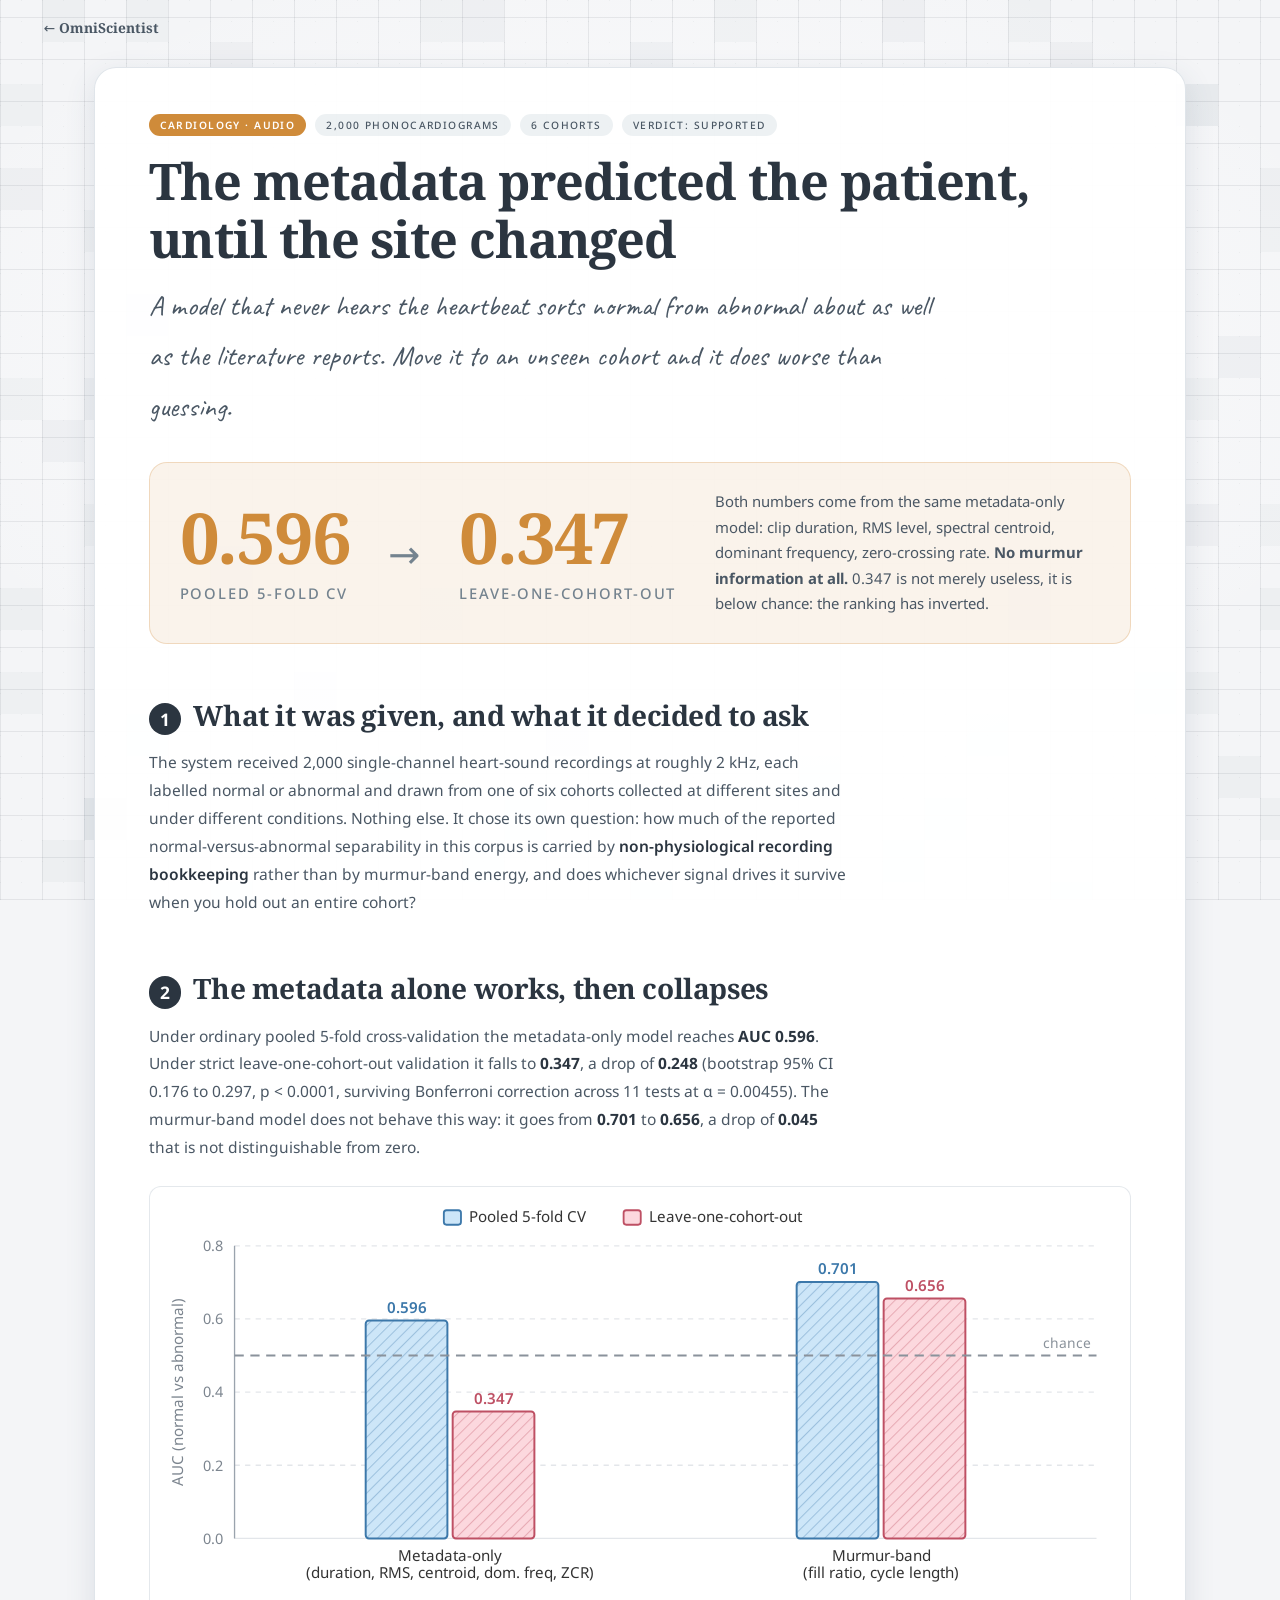
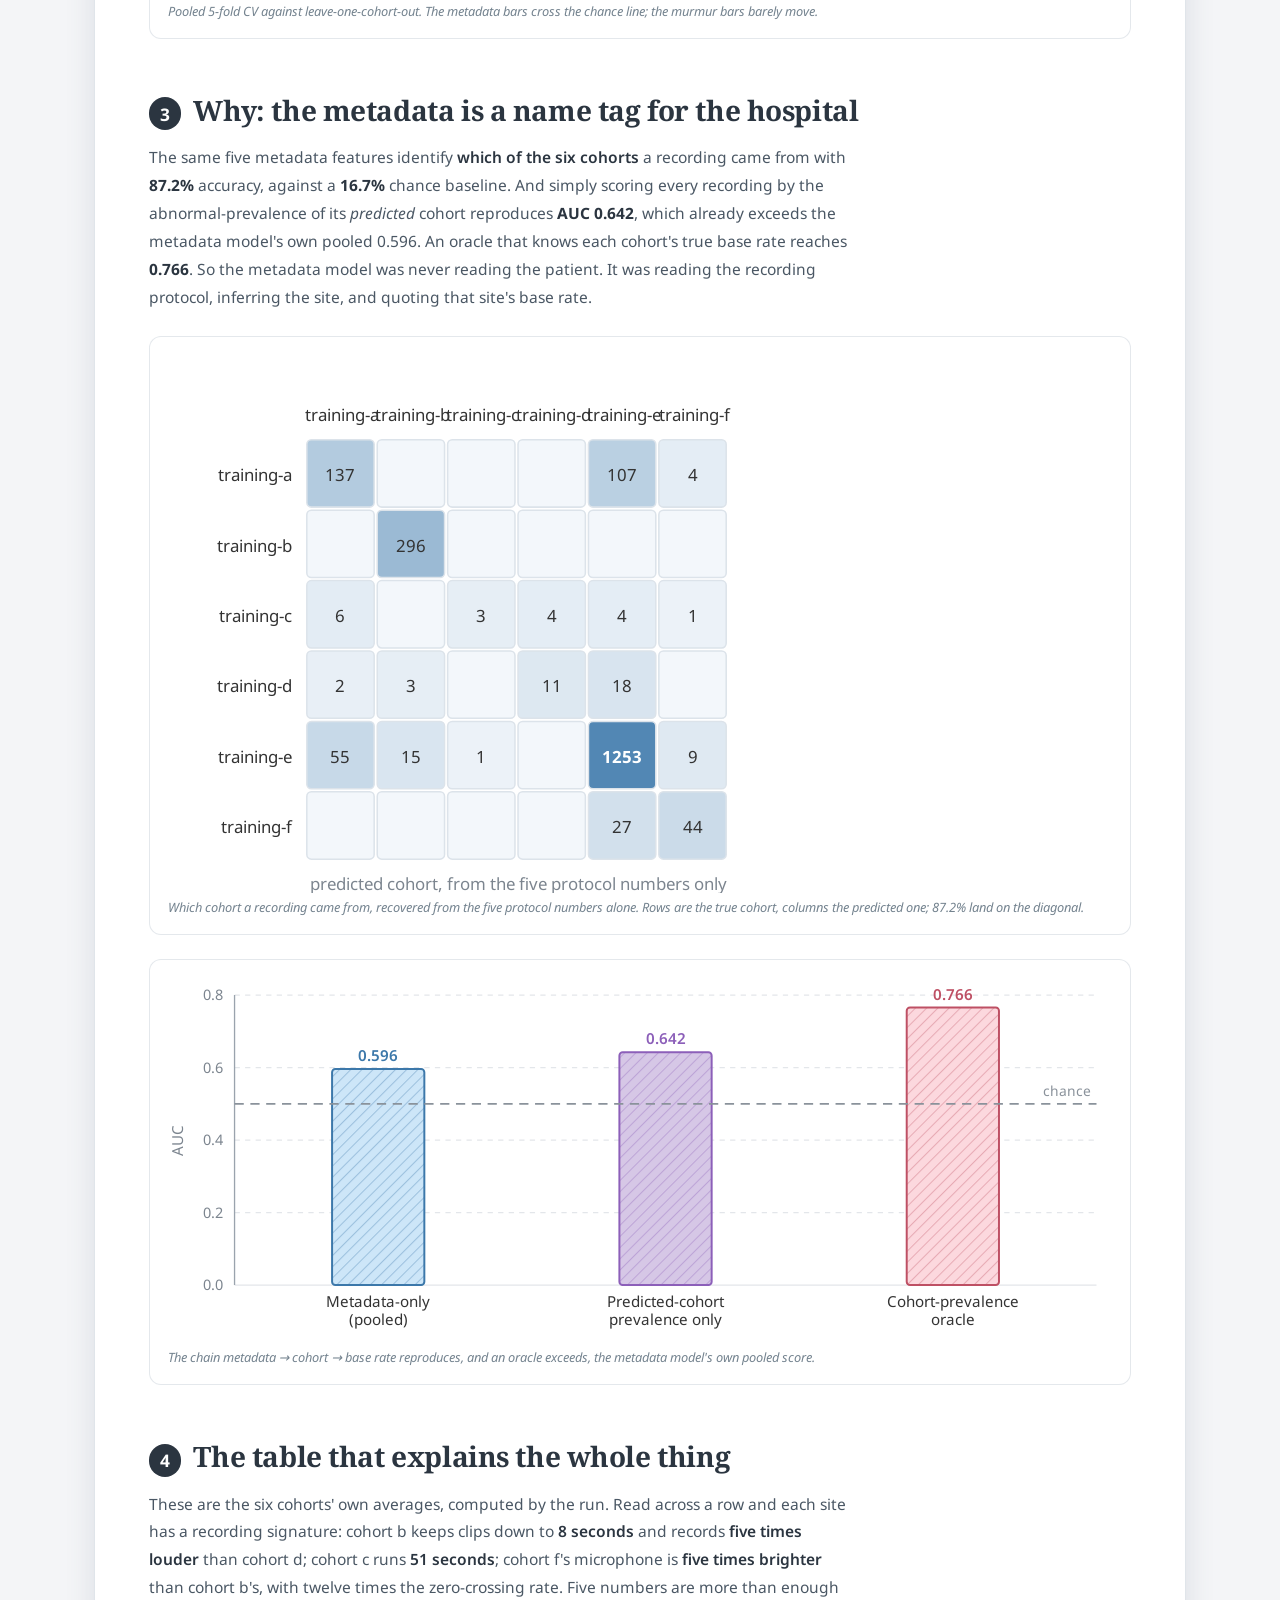
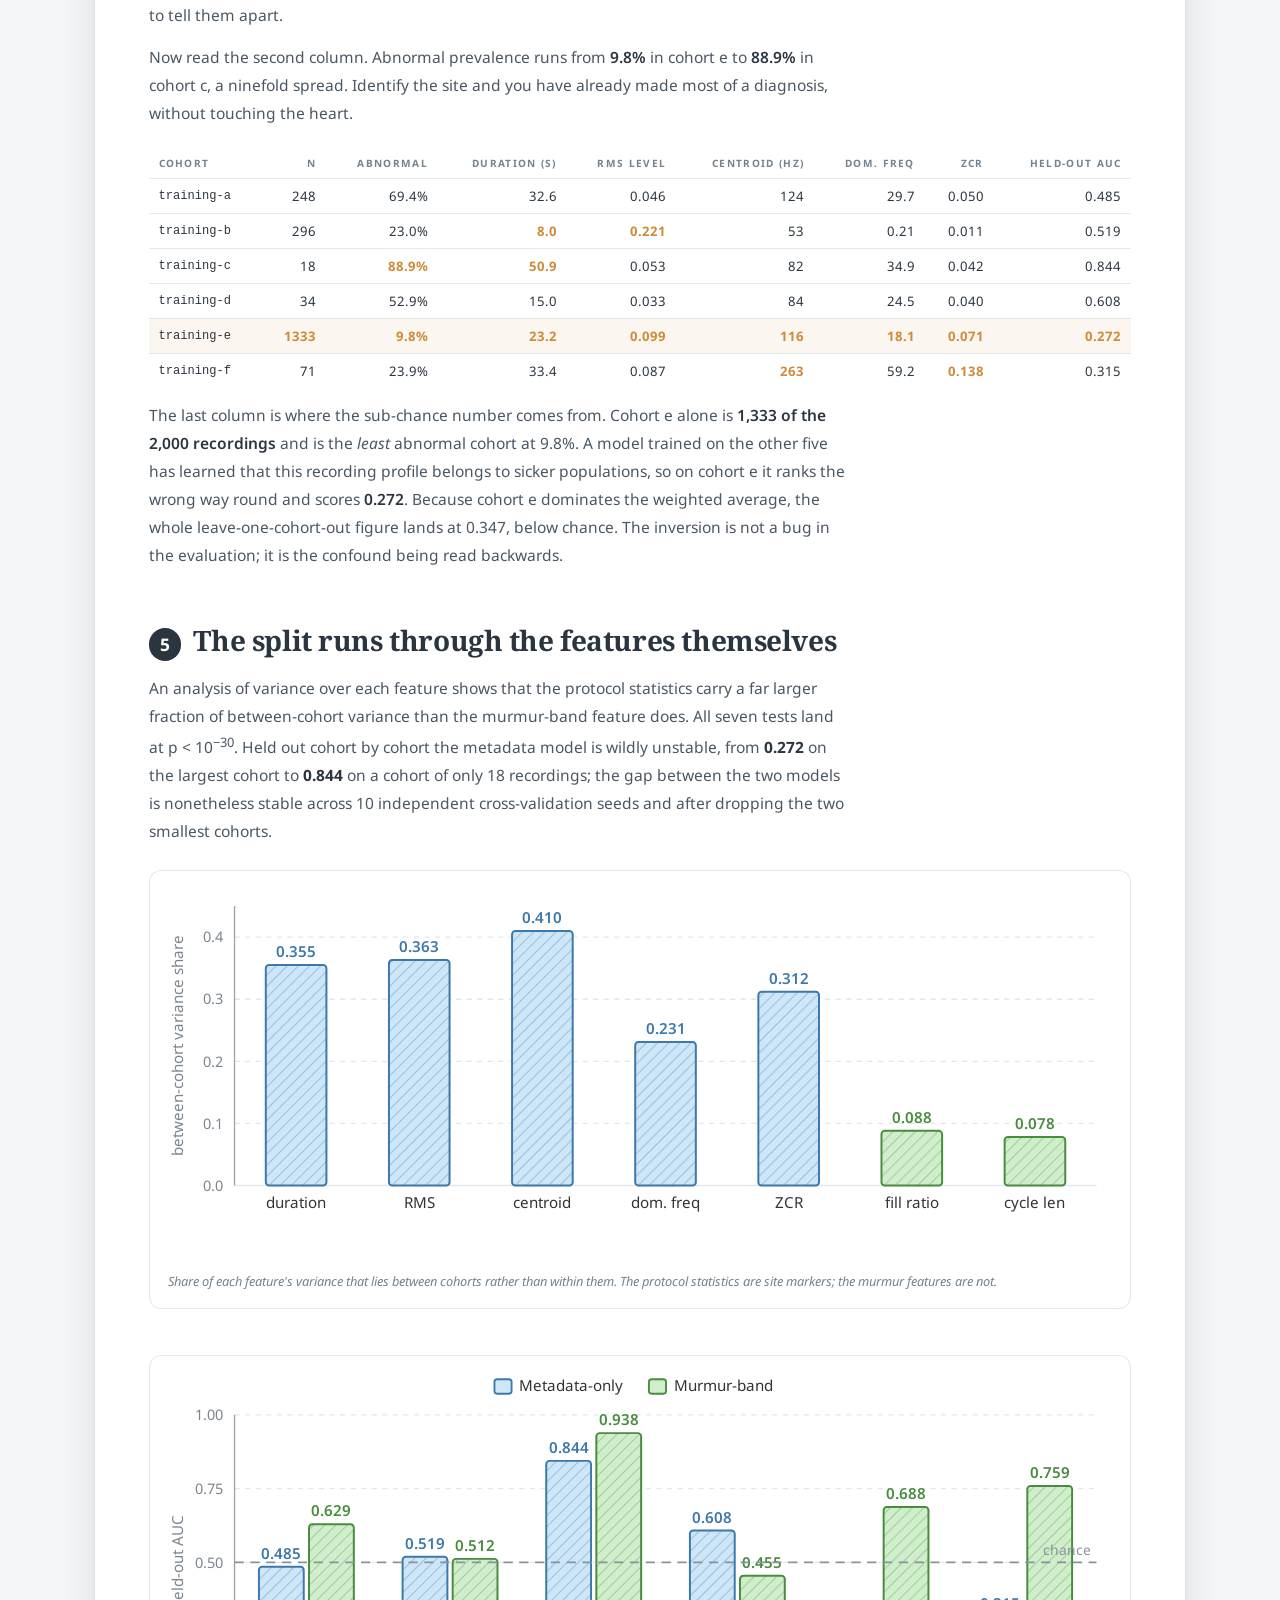
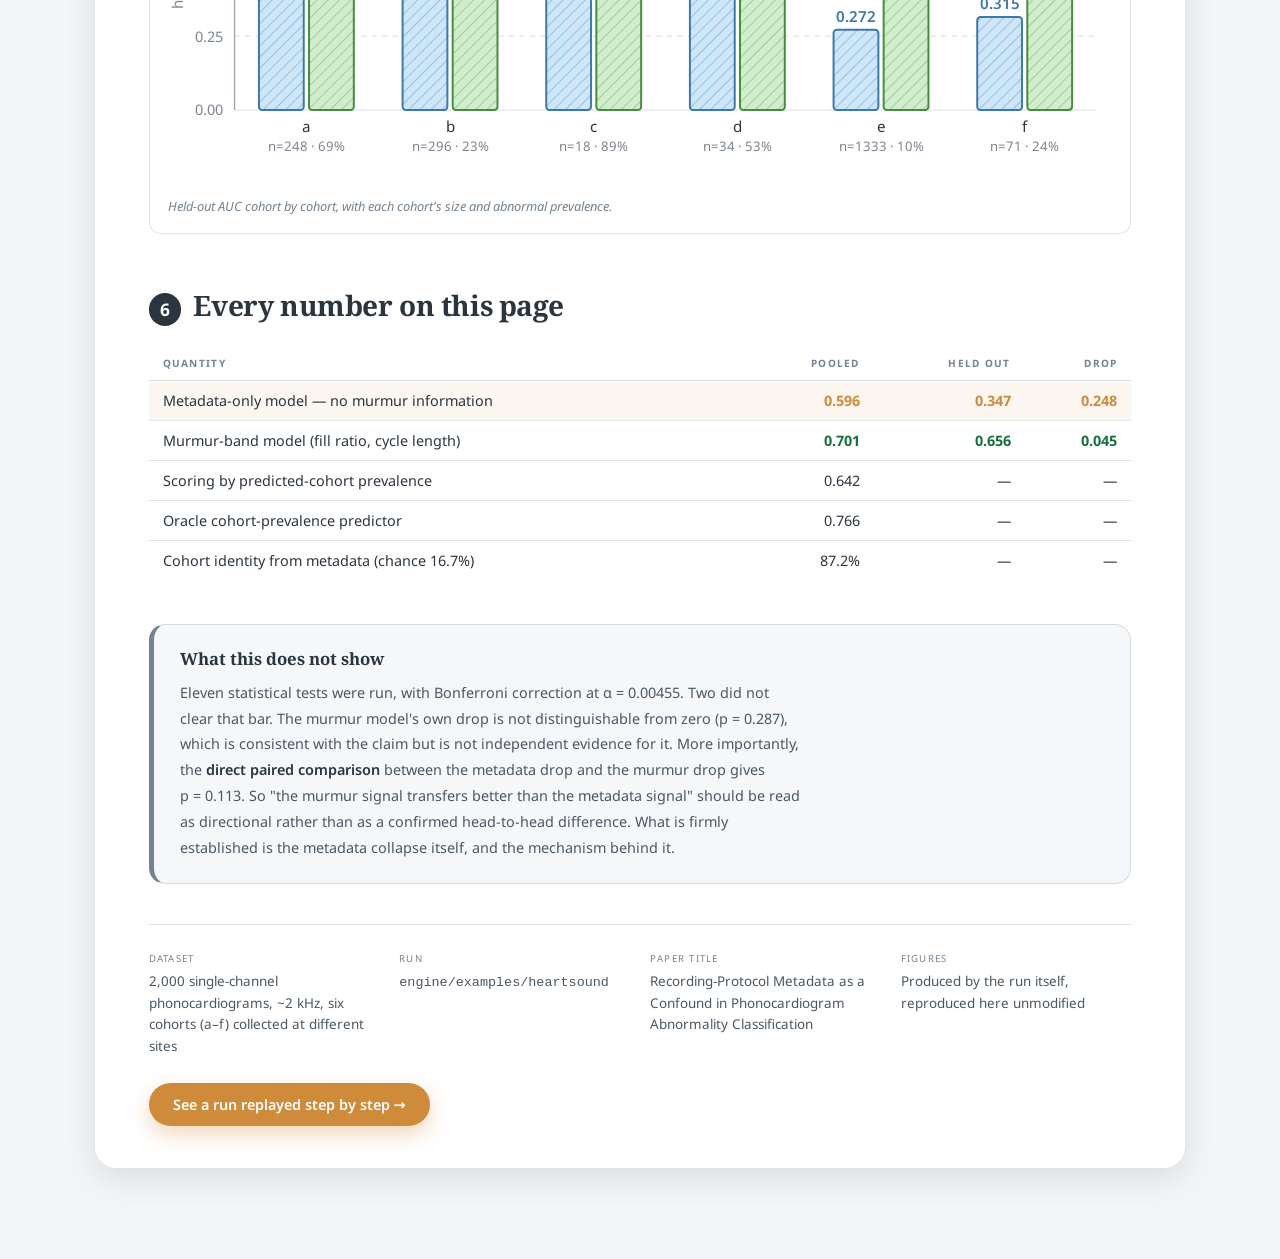
<file: findings/heartsound.html>
<!doctype html>
<html lang="en">
<head>
<meta charset="utf-8">
<meta name="viewport" content="width=device-width, initial-scale=1">
<title>The metadata predicted the patient &middot; OmniScientist</title>
<link rel="preconnect" href="https://fonts.googleapis.com">
<link rel="preconnect" href="https://fonts.gstatic.com" crossorigin>
<link rel="stylesheet" href="https://fonts.googleapis.com/css2?family=Noto+Serif:ital,wght@0,400;0,600;0,700;1,400&family=Noto+Sans:wght@400;500;600;700&family=Caveat:wght@600&display=swap">
<link rel="stylesheet" href="../assets/cloth.css">
<link rel="stylesheet" href="finding.css">
<script src="chart.js" defer></script>
<style>
  :root { --accent: var(--ochre); --accent-soft: rgba(207,139,58,.10); }
</style>
</head>
<body class="cloth">

<div class="top">
  <a class="back" href="../index.html">&larr; <span class="mark">OmniScientist</span></a>
</div>

<div class="wrap">
<article class="sheet">

  <div class="eyebrow">
    <span class="pill">Cardiology &middot; audio</span>
    <span class="pill soft">2,000 phonocardiograms</span>
    <span class="pill soft">6 cohorts</span>
    <span class="pill soft">verdict: supported</span>
  </div>

  <h1>The metadata predicted the patient, until the site changed</h1>
  <p class="stand">A model that never hears the heartbeat sorts normal from abnormal about as well
    as the literature reports. Move it to an unseen cohort and it does worse than guessing.</p>

  <div class="bignum">
    <div class="n bad">0.596<small>Pooled 5-fold CV</small></div>
    <div class="arrow">&rarr;</div>
    <div class="n bad">0.347<small>Leave-one-cohort-out</small></div>
    <div class="say">Both numbers come from the same metadata-only model: clip duration, RMS level,
      spectral centroid, dominant frequency, zero-crossing rate. <b>No murmur information at all.</b>
      0.347 is not merely useless, it is below chance: the ranking has inverted.</div>
  </div>

  <h2><span class="step">1</span>What it was given, and what it decided to ask</h2>
  <p>The system received 2,000 single-channel heart-sound recordings at roughly 2&nbsp;kHz, each
    labelled normal or abnormal and drawn from one of six cohorts collected at different sites and
    under different conditions. Nothing else. It chose its own question: how much of the reported
    normal-versus-abnormal separability in this corpus is carried by <b>non-physiological recording
    bookkeeping</b> rather than by murmur-band energy, and does whichever signal drives it survive
    when you hold out an entire cohort?</p>

  <h2><span class="step">2</span>The metadata alone works, then collapses</h2>
  <p>Under ordinary pooled 5-fold cross-validation the metadata-only model reaches
    <span class="num">AUC 0.596</span>. Under strict leave-one-cohort-out validation it falls to
    <span class="num">0.347</span>, a drop of <span class="num">0.248</span>
    (bootstrap 95% CI 0.176 to 0.297, p&nbsp;&lt;&nbsp;0.0001, surviving Bonferroni correction across
    11 tests at &alpha;&nbsp;=&nbsp;0.00455). The murmur-band model does not behave this way: it goes
    from <span class="num">0.701</span> to <span class="num">0.656</span>, a drop of
    <span class="num">0.045</span> that is not distinguishable from zero.</p>
  <figure><div class="chart" id="c-primary"></div>
    <figcaption>Pooled 5-fold CV against leave-one-cohort-out. The metadata bars cross the chance
      line; the murmur bars barely move.</figcaption></figure>

  <h2><span class="step">3</span>Why: the metadata is a name tag for the hospital</h2>
  <p>The same five metadata features identify <b>which of the six cohorts</b> a recording came from
    with <span class="num">87.2%</span> accuracy, against a <span class="num">16.7%</span> chance
    baseline. And simply scoring every recording by the abnormal-prevalence of its <em>predicted</em>
    cohort reproduces <span class="num">AUC 0.642</span>, which already exceeds the metadata model's
    own pooled 0.596. An oracle that knows each cohort's true base rate reaches
    <span class="num">0.766</span>. So the metadata model was never reading the patient. It was
    reading the recording protocol, inferring the site, and quoting that site's base rate.</p>
  <figure><div class="chart" id="c-confusion"></div>
    <figcaption>Which cohort a recording came from, recovered from the five protocol numbers alone.
      Rows are the true cohort, columns the predicted one; 87.2% land on the diagonal.</figcaption></figure>
  <figure><div class="chart" id="c-mech"></div>
    <figcaption>The chain metadata&nbsp;&rarr;&nbsp;cohort&nbsp;&rarr;&nbsp;base rate reproduces, and an
      oracle exceeds, the metadata model's own pooled score.</figcaption></figure>

  <h2><span class="step">4</span>The table that explains the whole thing</h2>
  <p>These are the six cohorts' own averages, computed by the run. Read across a row and each site
    has a recording signature: cohort&nbsp;b keeps clips down to <b>8 seconds</b> and records
    <b>five times louder</b> than cohort&nbsp;d; cohort&nbsp;c runs <b>51 seconds</b>; cohort&nbsp;f's
    microphone is <b>five times brighter</b> than cohort&nbsp;b's, with twelve times the zero-crossing
    rate. Five numbers are more than enough to tell them apart.</p>
  <p>Now read the second column. Abnormal prevalence runs from <b>9.8%</b> in cohort&nbsp;e to
    <b>88.9%</b> in cohort&nbsp;c, a ninefold spread. Identify the site and you have already made
    most of a diagnosis, without touching the heart.</p>
  <table class="cohorts">
    <thead><tr><th>Cohort</th><th class="n">n</th><th class="n">Abnormal</th><th class="n">Duration&nbsp;(s)</th>
      <th class="n">RMS level</th><th class="n">Centroid&nbsp;(Hz)</th><th class="n">Dom.&nbsp;freq</th>
      <th class="n">ZCR</th><th class="n">Held-out AUC</th></tr></thead>
    <tbody>
      <tr><td>training-a</td><td class="n">248</td><td class="n">69.4%</td><td class="n">32.6</td><td class="n">0.046</td><td class="n">124</td><td class="n">29.7</td><td class="n">0.050</td><td class="n">0.485</td></tr>
      <tr><td>training-b</td><td class="n">296</td><td class="n">23.0%</td><td class="n mk">8.0</td><td class="n mk">0.221</td><td class="n">53</td><td class="n">0.21</td><td class="n">0.011</td><td class="n">0.519</td></tr>
      <tr><td>training-c</td><td class="n">18</td><td class="n mk">88.9%</td><td class="n mk">50.9</td><td class="n">0.053</td><td class="n">82</td><td class="n">34.9</td><td class="n">0.042</td><td class="n">0.844</td></tr>
      <tr><td>training-d</td><td class="n">34</td><td class="n">52.9%</td><td class="n">15.0</td><td class="n">0.033</td><td class="n">84</td><td class="n">24.5</td><td class="n">0.040</td><td class="n">0.608</td></tr>
      <tr class="hi"><td>training-e</td><td class="n">1333</td><td class="n mk">9.8%</td><td class="n">23.2</td><td class="n">0.099</td><td class="n">116</td><td class="n">18.1</td><td class="n">0.071</td><td class="n">0.272</td></tr>
      <tr><td>training-f</td><td class="n">71</td><td class="n">23.9%</td><td class="n">33.4</td><td class="n">0.087</td><td class="n mk">263</td><td class="n">59.2</td><td class="n mk">0.138</td><td class="n">0.315</td></tr>
    </tbody>
  </table>
  <p>The last column is where the sub-chance number comes from. Cohort&nbsp;e alone is
    <b>1,333 of the 2,000 recordings</b> and is the <em>least</em> abnormal cohort at 9.8%. A model
    trained on the other five has learned that this recording profile belongs to sicker populations,
    so on cohort&nbsp;e it ranks the wrong way round and scores <b>0.272</b>. Because cohort&nbsp;e
    dominates the weighted average, the whole leave-one-cohort-out figure lands at 0.347, below
    chance. The inversion is not a bug in the evaluation; it is the confound being read backwards.</p>

  <h2><span class="step">5</span>The split runs through the features themselves</h2>
  <p>An analysis of variance over each feature shows that the protocol statistics carry a far larger
    fraction of between-cohort variance than the murmur-band feature does. All seven tests land at
    p&nbsp;&lt;&nbsp;10<sup>&minus;30</sup>. Held out cohort by cohort the metadata model is wildly
    unstable, from <span class="num">0.272</span> on the largest cohort to
    <span class="num">0.844</span> on a cohort of only 18 recordings; the gap between the two models
    is nonetheless stable across 10 independent cross-validation seeds and after dropping the two
    smallest cohorts.</p>
  <div class="two2">
    <figure><div class="chart" id="c-var"></div>
    <figcaption>Share of each feature's variance that lies between cohorts rather than within them.
      The protocol statistics are site markers; the murmur features are not.</figcaption></figure>
    <figure><div class="chart" id="c-breakdown"></div>
    <figcaption>Held-out AUC cohort by cohort, with each cohort's size and abnormal prevalence.</figcaption></figure>
  </div>

  <h2><span class="step">6</span>Every number on this page</h2>
  <table>
    <thead><tr><th>Quantity</th><th class="n">Pooled</th><th class="n">Held out</th><th class="n">Drop</th></tr></thead>
    <tbody>
      <tr class="hi"><td>Metadata-only model &mdash; no murmur information</td><td class="n">0.596</td><td class="n">0.347</td><td class="n">0.248</td></tr>
      <tr class="ok"><td>Murmur-band model (fill ratio, cycle length)</td><td class="n">0.701</td><td class="n">0.656</td><td class="n">0.045</td></tr>
      <tr><td>Scoring by predicted-cohort prevalence</td><td class="n">0.642</td><td class="n">&mdash;</td><td class="n">&mdash;</td></tr>
      <tr><td>Oracle cohort-prevalence predictor</td><td class="n">0.766</td><td class="n">&mdash;</td><td class="n">&mdash;</td></tr>
      <tr><td>Cohort identity from metadata (chance 16.7%)</td><td class="n">87.2%</td><td class="n">&mdash;</td><td class="n">&mdash;</td></tr>
    </tbody>
  </table>

  <div class="caveat">
    <h3>What this does not show</h3>
    <p>Eleven statistical tests were run, with Bonferroni correction at &alpha;&nbsp;=&nbsp;0.00455.
      Two did not clear that bar. The murmur model's own drop is not distinguishable from zero
      (p&nbsp;=&nbsp;0.287), which is consistent with the claim but is not independent evidence for it.
      More importantly, the <b>direct paired comparison</b> between the metadata drop and the murmur
      drop gives p&nbsp;=&nbsp;0.113. So "the murmur signal transfers better than the metadata signal"
      should be read as directional rather than as a confirmed head-to-head difference. What is
      firmly established is the metadata collapse itself, and the mechanism behind it.</p>
  </div>

  <div class="prov">
    <div><dt>Dataset</dt>2,000 single-channel phonocardiograms, ~2&nbsp;kHz, six cohorts (a&ndash;f)
      collected at different sites</div>
    <div><dt>Run</dt><code class="mono">engine/examples/heartsound</code></div>
    <div><dt>Paper title</dt>Recording-Protocol Metadata as a Confound in Phonocardiogram Abnormality
      Classification</div>
    <div><dt>Figures</dt>Produced by the run itself, reproduced here unmodified</div>
  </div>

  <div class="cta2">
    <a href="../demos.html">See a run replayed step by step &rarr;</a>
  </div>

</article>
</div>

<script>
/* Every number below is copied from the run record in engine/examples/heartsound.
   Redrawn here only because the run's matplotlib output is not built for a screen. */
addEventListener('DOMContentLoaded', () => {
  const { drawBars, drawLines, drawMatrix } = window.Charts;
  const auc = v => v.toFixed(3);

  drawBars(document.getElementById('c-primary'), {
    h: 300, yMax: 0.8, ticks: [0, 0.2, 0.4, 0.6, 0.8], yLabel: 'AUC (normal vs abnormal)',
    yFmt: v => v.toFixed(1), fmt: auc, ref: 0.5, maxBar: 62,
    series: [{ key: 'pooled', label: 'Pooled 5-fold CV', pal: 1 },
             { key: 'loco',   label: 'Leave-one-cohort-out', pal: 2 }],
    rows: [
      { label: 'Metadata-only\n(duration, RMS, centroid, dom. freq, ZCR)', pooled: 0.596, loco: 0.347 },
      { label: 'Murmur-band\n(fill ratio, cycle length)',                  pooled: 0.701, loco: 0.656 },
    ],
  });

  drawMatrix(document.getElementById('c-confusion'), {
    labels: ['training-a', 'training-b', 'training-c', 'training-d', 'training-e', 'training-f'],
    xTitle: 'predicted cohort, from the five protocol numbers only',
    rows: [[137, 0, 0, 0, 107, 4], [0, 296, 0, 0, 0, 0], [6, 0, 3, 4, 4, 1],
           [2, 3, 0, 11, 18, 0], [55, 15, 1, 0, 1253, 9], [0, 0, 0, 0, 27, 44]],
  });

  drawBars(document.getElementById('c-mech'), {
    h: 280, yMax: 0.8, ticks: [0, 0.2, 0.4, 0.6, 0.8], yLabel: 'AUC', yFmt: v => v.toFixed(1),
    fmt: auc, ref: 0.5, maxBar: 70,
    rows: [
      { label: 'Metadata-only\n(pooled)',            v: 0.596, pal: 1 },
      { label: 'Predicted-cohort\nprevalence only',  v: 0.642, pal: 3 },
      { label: 'Cohort-prevalence\noracle',          v: 0.766, pal: 2 },
    ],
  });

  drawBars(document.getElementById('c-var'), {
    h: 290, yMax: 0.45, ticks: [0, 0.1, 0.2, 0.3, 0.4], yLabel: 'between-cohort variance share',
    yFmt: v => v.toFixed(1), fmt: v => v.toFixed(3), maxBar: 46, tall: true,
    rows: [
      { label: 'duration',   v: 0.355, pal: 1 }, { label: 'RMS',       v: 0.363, pal: 1 },
      { label: 'centroid',   v: 0.410, pal: 1 }, { label: 'dom. freq', v: 0.231, pal: 1 },
      { label: 'ZCR',        v: 0.312, pal: 1 },
      { label: 'fill ratio', v: 0.088, pal: 0 }, { label: 'cycle len', v: 0.078, pal: 0 },
    ],
  });

  drawBars(document.getElementById('c-breakdown'), {
    h: 320, yMax: 1.0, ticks: [0, 0.25, 0.5, 0.75, 1.0], yLabel: 'held-out AUC',
    yFmt: v => v.toFixed(2), fmt: auc, ref: 0.5, maxBar: 34, tall: true,
    series: [{ key: 'meta', label: 'Metadata-only', pal: 1 },
             { key: 'murm', label: 'Murmur-band',   pal: 0 }],
    rows: [
      { label: 'a', sub: 'n=248 · 69%',  meta: 0.485, murm: 0.629 },
      { label: 'b', sub: 'n=296 · 23%',  meta: 0.519, murm: 0.512 },
      { label: 'c', sub: 'n=18 · 89%',   meta: 0.844, murm: 0.938 },
      { label: 'd', sub: 'n=34 · 53%',   meta: 0.608, murm: 0.455 },
      { label: 'e', sub: 'n=1333 · 10%', meta: 0.272, murm: 0.688 },
      { label: 'f', sub: 'n=71 · 24%',   meta: 0.315, murm: 0.759 },
    ],
  });
});
</script>
</body>
</html>
</file>
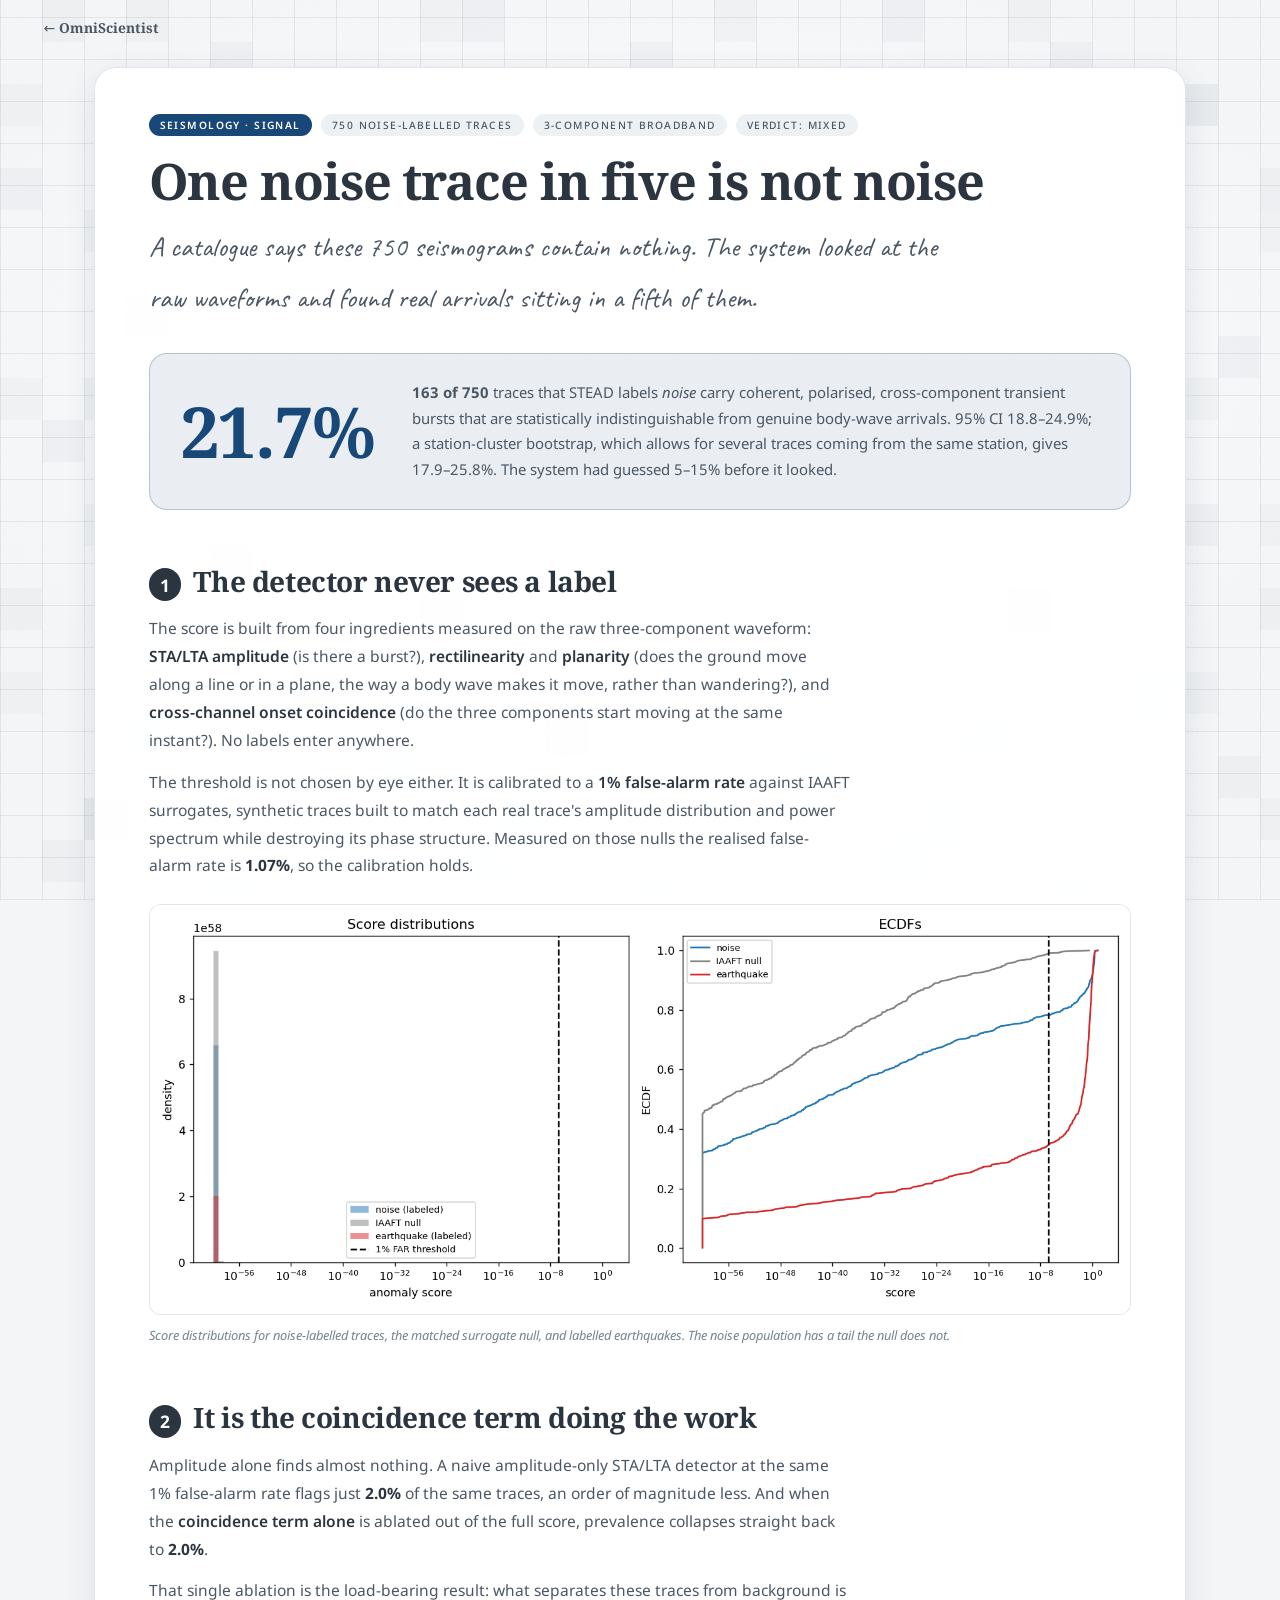
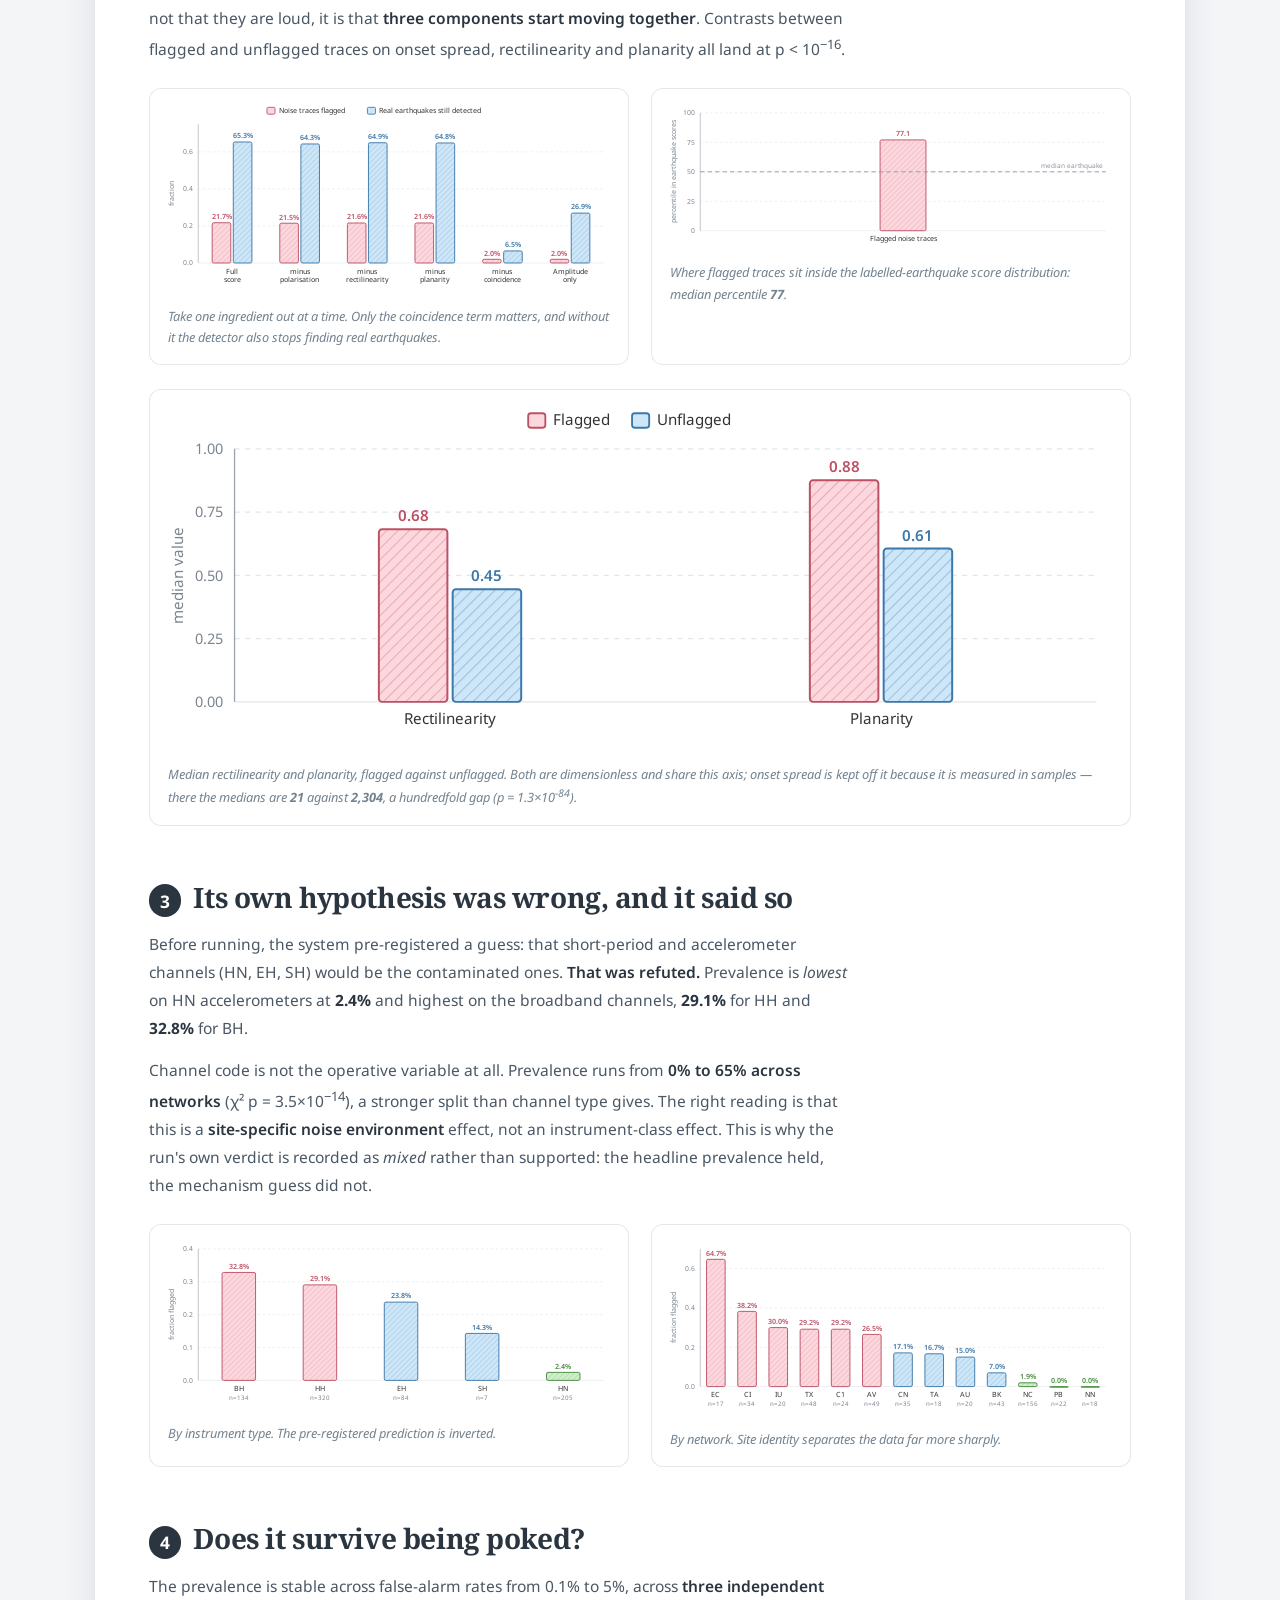
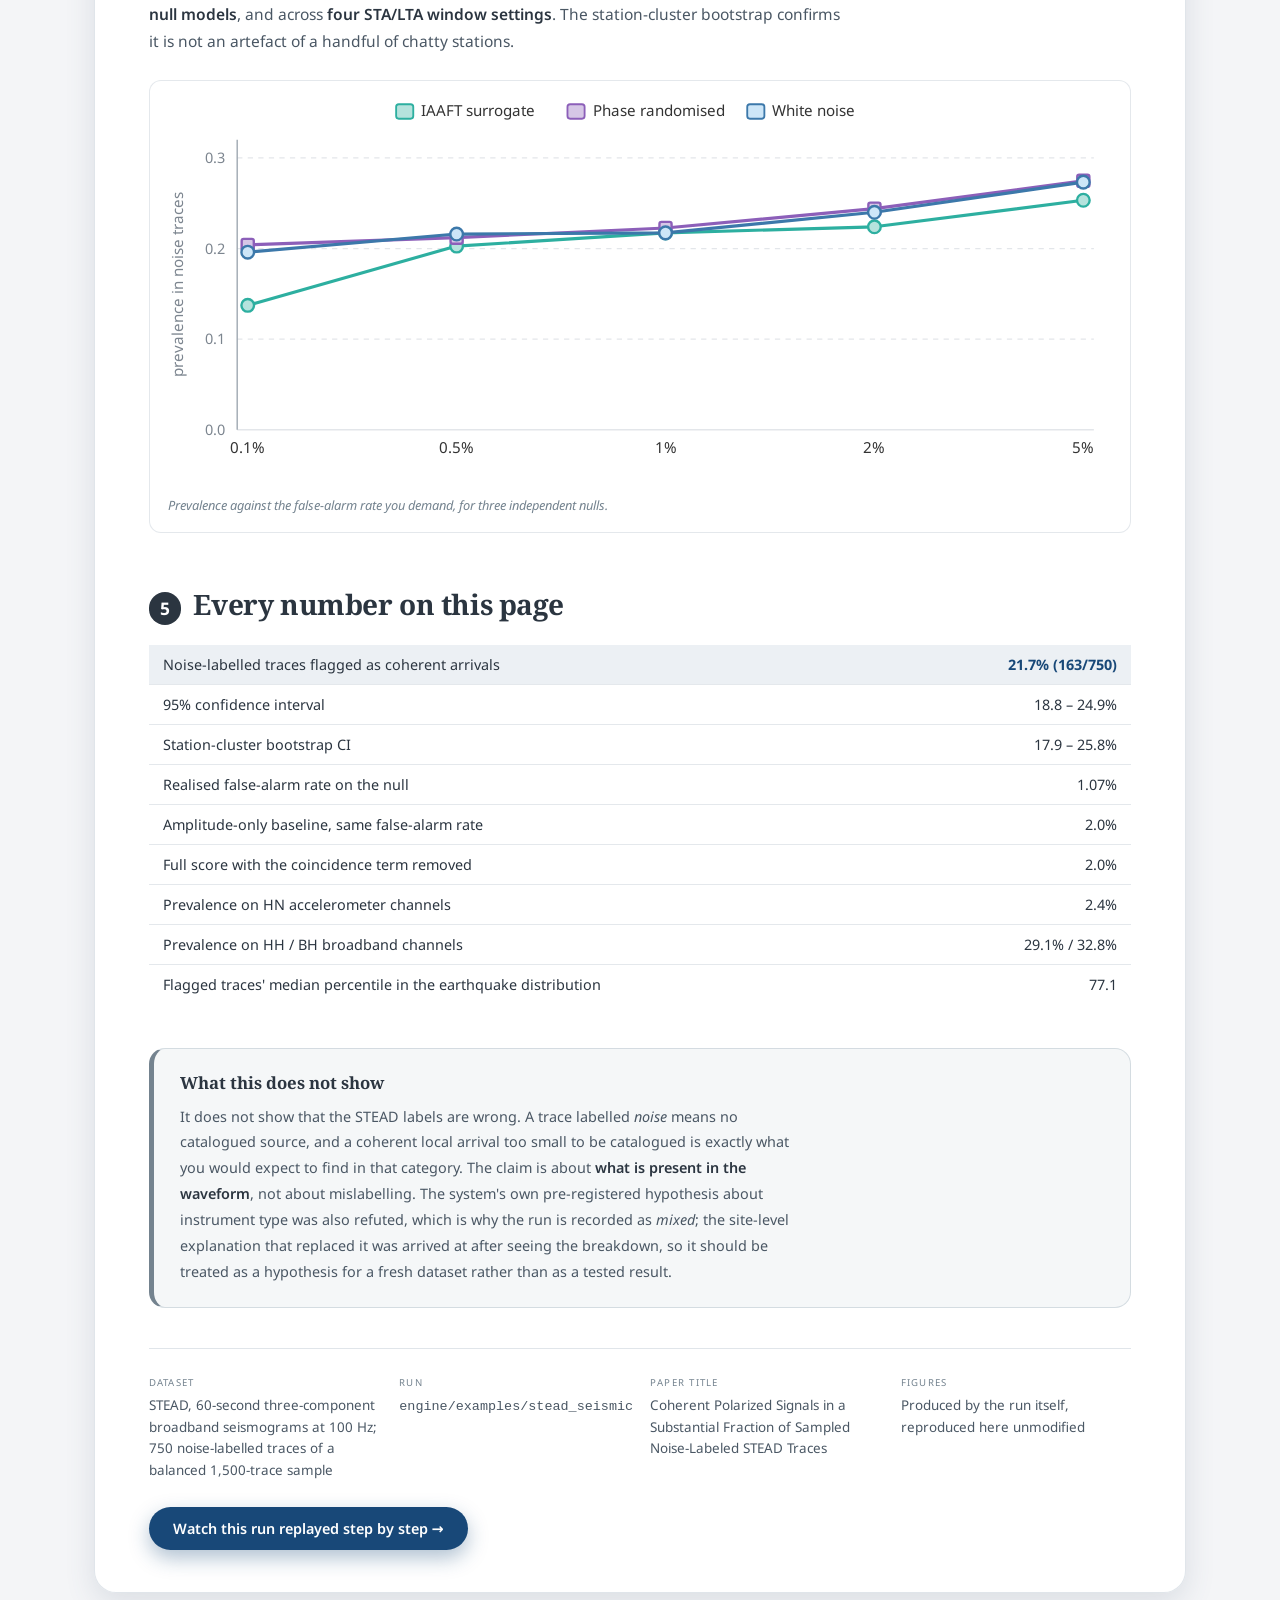
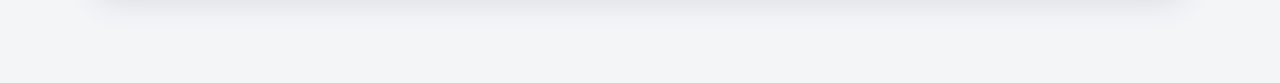
<file: findings/stead.html>
<!doctype html>
<html lang="en">
<head>
<meta charset="utf-8">
<meta name="viewport" content="width=device-width, initial-scale=1">
<title>One noise trace in five is not noise &middot; OmniScientist</title>
<link rel="preconnect" href="https://fonts.googleapis.com">
<link rel="preconnect" href="https://fonts.gstatic.com" crossorigin>
<link rel="stylesheet" href="https://fonts.googleapis.com/css2?family=Noto+Serif:ital,wght@0,400;0,600;0,700;1,400&family=Noto+Sans:wght@400;500;600;700&family=Caveat:wght@600&display=swap">
<link rel="stylesheet" href="../assets/cloth.css">
<link rel="stylesheet" href="finding.css">
<script src="chart.js" defer></script>
<style>
  :root { --accent: var(--omni-sci); --accent-soft: rgba(24,72,120,.09); }
</style>
</head>
<body class="cloth">

<div class="top">
  <a class="back" href="../index.html">&larr; <span class="mark">OmniScientist</span></a>
</div>

<div class="wrap">
<article class="sheet">

  <div class="eyebrow">
    <span class="pill">Seismology &middot; signal</span>
    <span class="pill soft">750 noise-labelled traces</span>
    <span class="pill soft">3-component broadband</span>
    <span class="pill soft">verdict: mixed</span>
  </div>

  <h1>One noise trace in five is not noise</h1>
  <p class="stand">A catalogue says these 750 seismograms contain nothing. The system looked at the
    raw waveforms and found real arrivals sitting in a fifth of them.</p>

  <div class="bignum">
    <div class="n bad">21.7%</div>
    <div class="say"><b>163 of 750</b> traces that STEAD labels <em>noise</em> carry coherent,
      polarised, cross-component transient bursts that are statistically indistinguishable from
      genuine body-wave arrivals. 95% CI 18.8&ndash;24.9%; a station-cluster bootstrap, which
      allows for several traces coming from the same station, gives 17.9&ndash;25.8%.
      The system had guessed 5&ndash;15% before it looked.</div>
  </div>

  <h2><span class="step">1</span>The detector never sees a label</h2>
  <p>The score is built from four ingredients measured on the raw three-component waveform:
    <b>STA/LTA amplitude</b> (is there a burst?), <b>rectilinearity</b> and <b>planarity</b>
    (does the ground move along a line or in a plane, the way a body wave makes it move, rather than
    wandering?), and <b>cross-channel onset coincidence</b> (do the three components start moving at
    the same instant?). No labels enter anywhere.</p>
  <p>The threshold is not chosen by eye either. It is calibrated to a <b>1% false-alarm rate</b>
    against IAAFT surrogates, synthetic traces built to match each real trace's amplitude
    distribution and power spectrum while destroying its phase structure. Measured on those nulls
    the realised false-alarm rate is <span class="num">1.07%</span>, so the calibration holds.</p>
  <figure>
    <img class="raw" src="stead/fig_main_score_distributions.png" alt="Anomaly-score histograms and ECDFs for noise traces, surrogate nulls and labelled earthquakes">
    <figcaption>Score distributions for noise-labelled traces, the matched surrogate null, and
      labelled earthquakes. The noise population has a tail the null does not.</figcaption>
  </figure>

  <h2><span class="step">2</span>It is the coincidence term doing the work</h2>
  <p>Amplitude alone finds almost nothing. A naive amplitude-only STA/LTA detector at the same 1%
    false-alarm rate flags just <span class="num">2.0%</span> of the same traces, an order of
    magnitude less. And when the <b>coincidence term alone</b> is ablated out of the full score,
    prevalence collapses straight back to <span class="num">2.0%</span>.</p>
  <p>That single ablation is the load-bearing result: what separates these traces from background is
    not that they are loud, it is that <b>three components start moving together</b>. Contrasts
    between flagged and unflagged traces on onset spread, rectilinearity and planarity all land at
    p&nbsp;&lt;&nbsp;10<sup>&minus;16</sup>.</p>
  <div class="two">
    <figure><div class="chart" id="c-abl"></div>
      <figcaption>Take one ingredient out at a time. Only the coincidence term matters, and
        without it the detector also stops finding real earthquakes.</figcaption></figure>
    <figure><div class="chart" id="c-post"></div>
      <figcaption>Where flagged traces sit inside the labelled-earthquake score distribution:
        median percentile <b>77</b>.</figcaption></figure>
  </div>
  <figure><div class="chart" id="c-mech"></div>
    <figcaption>Median rectilinearity and planarity, flagged against unflagged. Both are
      dimensionless and share this axis; onset spread is kept off it because it is measured in
      samples &mdash; there the medians are <b>21</b> against <b>2,304</b>, a hundredfold gap
      (p&nbsp;=&nbsp;1.3&times;10<sup>&minus;84</sup>).</figcaption></figure>

  <h2><span class="step">3</span>Its own hypothesis was wrong, and it said so</h2>
  <p>Before running, the system pre-registered a guess: that short-period and accelerometer channels
    (HN, EH, SH) would be the contaminated ones. <b>That was refuted.</b> Prevalence is
    <em>lowest</em> on HN accelerometers at <span class="num">2.4%</span> and highest on the
    broadband channels, <span class="num">29.1%</span> for HH and <span class="num">32.8%</span>
    for BH.</p>
  <p>Channel code is not the operative variable at all. Prevalence runs from <b>0% to 65% across
    networks</b> (&chi;&sup2; p&nbsp;=&nbsp;3.5&times;10<sup>&minus;14</sup>), a stronger split than
    channel type gives. The right reading is that this is a <b>site-specific noise environment</b>
    effect, not an instrument-class effect. This is why the run's own verdict is recorded as
    <em>mixed</em> rather than supported: the headline prevalence held, the mechanism guess did not.</p>
  <div class="two">
    <figure><div class="chart" id="c-chan"></div>
      <figcaption>By instrument type. The pre-registered prediction is inverted.</figcaption></figure>
    <figure><div class="chart" id="c-net"></div>
      <figcaption>By network. Site identity separates the data far more sharply.</figcaption></figure>
  </div>

  <h2><span class="step">4</span>Does it survive being poked?</h2>
  <p>The prevalence is stable across false-alarm rates from 0.1% to 5%, across <b>three independent
    null models</b>, and across <b>four STA/LTA window settings</b>. The station-cluster bootstrap
    confirms it is not an artefact of a handful of chatty stations.</p>
  <figure><div class="chart" id="c-far"></div>
    <figcaption>Prevalence against the false-alarm rate you demand, for three independent nulls.</figcaption></figure>

  <h2><span class="step">5</span>Every number on this page</h2>
  <table>
    <tbody>
      <tr class="hi"><td>Noise-labelled traces flagged as coherent arrivals</td><td class="n">21.7% (163/750)</td></tr>
      <tr><td>95% confidence interval</td><td class="n">18.8 &ndash; 24.9%</td></tr>
      <tr><td>Station-cluster bootstrap CI</td><td class="n">17.9 &ndash; 25.8%</td></tr>
      <tr><td>Realised false-alarm rate on the null</td><td class="n">1.07%</td></tr>
      <tr><td>Amplitude-only baseline, same false-alarm rate</td><td class="n">2.0%</td></tr>
      <tr><td>Full score with the coincidence term removed</td><td class="n">2.0%</td></tr>
      <tr><td>Prevalence on HN accelerometer channels</td><td class="n">2.4%</td></tr>
      <tr><td>Prevalence on HH / BH broadband channels</td><td class="n">29.1% / 32.8%</td></tr>
      <tr><td>Flagged traces' median percentile in the earthquake distribution</td><td class="n">77.1</td></tr>
    </tbody>
  </table>

  <div class="caveat">
    <h3>What this does not show</h3>
    <p>It does not show that the STEAD labels are wrong. A trace labelled <em>noise</em> means no
      catalogued source, and a coherent local arrival too small to be catalogued is exactly what you
      would expect to find in that category. The claim is about <b>what is present in the waveform</b>,
      not about mislabelling. The system's own pre-registered hypothesis about instrument type was
      also refuted, which is why the run is recorded as <em>mixed</em>; the site-level explanation
      that replaced it was arrived at after seeing the breakdown, so it should be treated as a
      hypothesis for a fresh dataset rather than as a tested result.</p>
  </div>

  <div class="prov">
    <div><dt>Dataset</dt>STEAD, 60-second three-component broadband seismograms at 100&nbsp;Hz;
      750 noise-labelled traces of a balanced 1,500-trace sample</div>
    <div><dt>Run</dt><code class="mono">engine/examples/stead_seismic</code></div>
    <div><dt>Paper title</dt>Coherent Polarized Signals in a Substantial Fraction of Sampled
      Noise-Labeled STEAD Traces</div>
    <div><dt>Figures</dt>Produced by the run itself, reproduced here unmodified</div>
  </div>

  <div class="cta2">
    <a href="../replay.html?run=stead_seismic">Watch this run replayed step by step &rarr;</a>
  </div>

</article>
</div>

<script>
/* All values copied from the run record in engine/examples/stead_seismic. */
addEventListener('DOMContentLoaded', () => {
  const { drawBars, drawLines } = window.Charts;
  const pc = v => (v * 100).toFixed(1) + '%';

  drawBars(document.getElementById('c-abl'), {
    h: 320, yMax: 0.75, ticks: [0, 0.2, 0.4, 0.6], yLabel: 'fraction', yFmt: v => v.toFixed(1),
    fmt: pc, maxBar: 30, tall: true,
    series: [{ key: 'prev', label: 'Noise traces flagged', pal: 2 },
             { key: 'eq',   label: 'Real earthquakes still detected', pal: 1 }],
    rows: [
      { label: 'Full\nscore',        prev: 0.2173, eq: 0.6533 },
      { label: 'minus\npolarisation', prev: 0.2147, eq: 0.6427 },
      { label: 'minus\nrectilinearity', prev: 0.2160, eq: 0.6493 },
      { label: 'minus\nplanarity',   prev: 0.2160, eq: 0.6480 },
      { label: 'minus\ncoincidence', prev: 0.0200, eq: 0.0653 },
      { label: 'Amplitude\nonly',    prev: 0.0200, eq: 0.2693 },
    ],
  });

  drawBars(document.getElementById('c-mech'), {
    h: 270, yMax: 1.0, ticks: [0, 0.25, 0.5, 0.75, 1.0], yLabel: 'median value',
    yFmt: v => v.toFixed(2), fmt: v => v.toFixed(2), maxBar: 52,
    series: [{ key: 'f', label: 'Flagged', pal: 2 }, { key: 'u', label: 'Unflagged', pal: 1 }],
    rows: [
      { label: 'Rectilinearity',   f: 0.682, u: 0.445 },
      { label: 'Planarity',        f: 0.876, u: 0.606 },
    ],
  });

  drawBars(document.getElementById('c-chan'), {
    h: 290, yMax: 0.40, ticks: [0, 0.1, 0.2, 0.3, 0.4], yLabel: 'fraction flagged',
    yFmt: v => v.toFixed(1), fmt: pc, maxBar: 54, tall: true,
    rows: [
      { label: 'BH', sub: 'n=134', v: 0.3284, pal: 2 },
      { label: 'HH', sub: 'n=320', v: 0.2906, pal: 2 },
      { label: 'EH', sub: 'n=84',  v: 0.2381, pal: 1 },
      { label: 'SH', sub: 'n=7',   v: 0.1429, pal: 1 },
      { label: 'HN', sub: 'n=205', v: 0.0244, pal: 0 },
    ],
  });

  drawBars(document.getElementById('c-net'), {
    h: 300, yMax: 0.70, ticks: [0, 0.2, 0.4, 0.6], yLabel: 'fraction flagged',
    yFmt: v => v.toFixed(1), fmt: pc, maxBar: 30, tall: true,
    rows: [
      { label: 'EC', sub: 'n=17',  v: 0.6471, pal: 2 }, { label: 'CI', sub: 'n=34', v: 0.3824, pal: 2 },
      { label: 'IU', sub: 'n=20',  v: 0.3000, pal: 2 }, { label: 'TX', sub: 'n=48', v: 0.2917, pal: 2 },
      { label: 'C1', sub: 'n=24',  v: 0.2917, pal: 2 }, { label: 'AV', sub: 'n=49', v: 0.2653, pal: 2 },
      { label: 'CN', sub: 'n=35',  v: 0.1714, pal: 1 }, { label: 'TA', sub: 'n=18', v: 0.1667, pal: 1 },
      { label: 'AU', sub: 'n=20',  v: 0.1500, pal: 1 }, { label: 'BK', sub: 'n=43', v: 0.0698, pal: 1 },
      { label: 'NC', sub: 'n=156', v: 0.0192, pal: 0 }, { label: 'PB', sub: 'n=22', v: 0.0000, pal: 0 },
      { label: 'NN', sub: 'n=18',  v: 0.0000, pal: 0 },
    ],
  });

  drawLines(document.getElementById('c-far'), {
    h: 300, yMax: 0.32, ticks: [0, 0.1, 0.2, 0.3], yLabel: 'prevalence in noise traces',
    yFmt: v => v.toFixed(1),
    x: ['0.1%', '0.5%', '1%', '2%', '5%'],
    series: [
      { label: 'IAAFT surrogate', v: [0.1373, 0.2027, 0.2173, 0.2240, 0.2533], pal: 4 },
      { label: 'Phase randomised', v: [0.2040, 0.2120, 0.2227, 0.2440, 0.2747], pal: 3 },
      { label: 'White noise',      v: [0.1960, 0.2160, 0.2173, 0.2400, 0.2733], pal: 1 },
    ],
  });

  drawBars(document.getElementById('c-post'), {
    h: 250, yMax: 100, ticks: [0, 25, 50, 75, 100], yLabel: 'percentile in earthquake scores',
    yFmt: v => v, fmt: v => v.toFixed(1), maxBar: 74, ref: 50, refLabel: 'median earthquake',
    rows: [{ label: 'Flagged noise traces', v: 77.1, pal: 2 }],
  });
});
</script>
</body>
</html>
</file>
<file: assets/cloth.css>
/* the ground: a fine grey graph-paper mesh, measured off the reference rather than guessed.
   Sampled numbers it reproduces:
     cell interior  #f5f6f6      grid pitch 42px
     over one line  #e3e3e4      -> a 1px line at ~8.5% of a cool dark grey
     at a crossing  #d1d1d3      -> which is exactly two of those layers multiplied
   Scattered slightly darker cells sit UNDER the mesh, the way they do on the reference,
   and come from two SVG tiles of coprime size (420 and 294) so the eye never finds the repeat.
   Shared by index.html, demos.html and replay.html: one definition, no second copy. */

:root {
  --ink: #2b3540;
  --ink-2: #4a5764;
  --dim: #74838f;
  --soft: 0 10px 30px rgba(63,86,110,.14);
  --omni-o: #ef476f; --omni-m: #f28e2b; --omni-n: #00a890;
  --omni-i: #934bed; --omni-sci: #184878;

  /* the accent set the deck uses. They live here, not only in index.html's :root,
     because any page loading cloth.css may reach for them -- and an undefined var
     inside a background or color makes the whole declaration invalid, which shows up
     as an element that silently disappears rather than as an error. */
  --sky-blue: #3f7fb3; --leaf: #4c8a5c; --ochre: #cf8b3a;
  --clay: #c0584e; --plum: #7a5aa6; --teal: #2f8a86;

  --mesh-base: #f4f5f7;
  --mesh-line: rgba(42,50,64,.085);   /* one layer; crossings multiply on their own */
  --mesh-dot:  rgba(42,50,64,.045);
  --mesh-pitch: 42px;
}

/* The mesh lives on its own fixed layer rather than on `background-attachment: fixed`.
   Six stacked gradients repainted every scroll frame is what made the deck feel sticky;
   as a fixed pseudo-element the browser composites it once and scrolling never touches it. */
.cloth { background-color: var(--mesh-base); position: relative; }
.cloth::before {
  content: ""; position: fixed; inset: 0; z-index: -1; pointer-events: none;
  background-color: var(--mesh-base);
  background-image:
    /* 1. the mesh itself, on top */
    repeating-linear-gradient(90deg, var(--mesh-line) 0 1px, transparent 1px var(--mesh-pitch)),
    repeating-linear-gradient(0deg,  var(--mesh-line) 0 1px, transparent 1px var(--mesh-pitch)),
    /* 2. a finer dotted texture at half the pitch, barely there */
    radial-gradient(circle at 0 0, var(--mesh-dot) .8px, transparent .9px),
    /* 3. the scattered cells, underneath the mesh */
    url("data:image/svg+xml,%3Csvg xmlns='http://www.w3.org/2000/svg' width='420' height='420'%3E%3Cg fill='%23767e8f' fill-opacity='.055'%3E%3Crect x='42' y='0' width='42' height='42'/%3E%3Crect x='210' y='42' width='42' height='42'/%3E%3Crect x='336' y='84' width='42' height='42'/%3E%3Crect x='168' y='126' width='84' height='84'/%3E%3Crect x='0' y='168' width='42' height='42'/%3E%3Crect x='294' y='252' width='42' height='42'/%3E%3Crect x='126' y='294' width='42' height='42'/%3E%3Crect x='378' y='336' width='42' height='42'/%3E%3Crect x='84' y='378' width='42' height='42'/%3E%3C/g%3E%3C/svg%3E"),
    url("data:image/svg+xml,%3Csvg xmlns='http://www.w3.org/2000/svg' width='294' height='294'%3E%3Cg fill='%23767e8f' fill-opacity='.038'%3E%3Crect x='126' y='0' width='42' height='42'/%3E%3Crect x='0' y='84' width='42' height='42'/%3E%3Crect x='252' y='126' width='42' height='42'/%3E%3Crect x='84' y='210' width='42' height='42'/%3E%3Crect x='210' y='252' width='42' height='42'/%3E%3C/g%3E%3C/svg%3E"),
    /* 4. light pooling toward the middle, so the mesh recedes behind the words */
    radial-gradient(ellipse 76% 62% at 50% 40%, #fbfbfc 0%, rgba(251,251,252,.55) 42%, rgba(244,245,247,0) 78%);
  background-size:
    auto, auto,
    21px 21px,
    420px 420px,
    294px 294px,
    auto;
}

* { box-sizing: border-box; }
</file>
<file: assets/hero.css>
/* ============================================================================
   The title-slide hero: evidence in, the five-stage loop, papers out.

   It is a band under the type, and the type is never touched for it. The sign,
   the two lines under it and the button keep the size they have always had and
   stay the first thing anyone sees; the band takes whatever floor is left and is
   measured to it. It runs the width of the page rather than sitting in a panel
   in the middle of one.

   Applied to a copy of index.html by _hero_patch.py, so the page it edits can be
   re-pulled and re-patched while someone else is working on the rest of it.
   ========================================================================== */

.hero { position: absolute; inset: 0; z-index: 1; pointer-events: none; }
.hero-wires { position: absolute; inset: 0; width: 100%; height: 100%; overflow: visible; }
/* the carrying string is lifted into this layer, above every resting record;
   only the record being read (z 5) and the ring sit higher */
.hero-wires.overlay { z-index: 4; }
.wire { fill: none; stroke-linecap: round; stroke-linejoin: round; }
/* At rest the strings are the faintest thing on the page: there, under every
   record, and only just. The one carrying something turns red and heavy. */
.wire.base {
  stroke-width: 1.1; stroke-opacity: .05;
  transition: stroke .35s ease, stroke-width .35s ease, stroke-opacity .35s ease;
}
.wire.base.spine { stroke-opacity: .85; stroke-width: 8; }
.wire.base.lit { stroke: #ef476f; stroke-width: 4; stroke-opacity: 1; }
.wire.base.spine.lit { stroke-width: 8; }

@property --evs { syntax: "<number>"; inherits: false; initial-value: 1; }

/* ---------- left: the evidence field ----------------------------------- */
.evfield, .outfield { position: absolute; inset: 0; pointer-events: none; }
.ev {
  position: absolute; pointer-events: auto; cursor: grab; touch-action: none;
  z-index: 1;
  transform: translate3d(var(--ox, 0px), var(--oy, 0px), 0)
             rotate(var(--r, 0deg)) scale(var(--evs));
  transition: --evs .5s cubic-bezier(.22,.9,.28,1.06),
              width .5s cubic-bezier(.22,.9,.28,1.04), height .5s cubic-bezier(.22,.9,.28,1.04),
              left .5s cubic-bezier(.22,.9,.28,1.04), top .5s cubic-bezier(.22,.9,.28,1.04);
}
.ev.drag { z-index: 6; cursor: grabbing; will-change: transform; --evs: 1.1; }
.ev .evcard {
  position: absolute; inset: 0; border-radius: 7px; overflow: hidden; background: #fff;
  border: 1px solid rgba(63,96,124,.2);
  box-shadow: 0 6px 16px rgba(63,86,110,.13), 0 1px 2px rgba(63,86,110,.09);
  animation: evfloat var(--dur, 12s) ease-in-out var(--del, 0s) infinite alternate;
  transition: border-color .4s, border-width .4s, box-shadow .4s;
}
.ev.drag .evcard { box-shadow: 0 20px 38px rgba(63,86,110,.24), 0 2px 6px rgba(63,86,110,.12); }
.ev img {
  position: absolute; inset: 0; width: 100%; height: 100%; object-fit: cover;
  display: block; transition: opacity .5s ease;
}
.ev img.out { opacity: 0; }
/* the frosting: a sheet of white over every record not being read, so the field
   is a soft bright haze rather than a wall of grey thumbnails. Reading one lifts
   the sheet off it. White over the picture, never grey through it. */
.ev .evcard::after {
  content: ""; position: absolute; inset: 0; pointer-events: none;
  background: rgba(252,252,253,.68); opacity: 1; transition: opacity .45s ease;
}
.ev.read .evcard::after, .ev.drag .evcard::after { opacity: 0; }
@keyframes evfloat {
  from { transform: translate3d(0, -5px, 0) rotate(-.4deg); }
  to   { transform: translate3d(0,  6px, 0) rotate(.45deg); }
}
/* The record being read grows, and its name sits under it in plain type. The
   growth is real layout, not a transform: a scaled layer is re-rasterised, which
   is what made the big card and its label look smudged, and its scaled shadow is
   the off-square grey frame that sat behind the red one. */
.ev.read { z-index: 5; }
.ev.read .evcard {
  border: 5px solid rgba(239,71,111,.92);
  box-shadow: 0 10px 22px rgba(63,86,110,.16);
}
.ev .evtag {
  position: absolute; top: 100%; left: 50%; transform: translate(-50%, 6px);
  font-size: .5rem; font-style: normal; font-weight: 700; letter-spacing: .02em;
  white-space: nowrap; color: var(--omni-o);
  font-family: "Noto Sans", system-ui, sans-serif;
  text-shadow: 0 1px 0 #fff, 0 -1px 0 #fff, 1px 0 0 #fff, -1px 0 0 #fff,
               0 0 8px rgba(255,255,255,.9);
  opacity: 0; transition: opacity .4s ease, font-size .4s ease;
}
.ev.read .evtag { opacity: 1; font-size: .92rem; }

/* ---------- right: what comes out ---------------------------------------
   One hand of papers that opens where it stands. Put the pointer on it and it
   deals itself out; take it away and it closes. Nothing is behind a click. */
.stackwrap { position: absolute; pointer-events: auto; z-index: 1; }
.psheet {
  position: absolute; border-radius: 4px; overflow: hidden; background: #fff;
  border: 1px solid rgba(63,96,124,.18);
  box-shadow: 0 12px 26px rgba(63,86,110,.18), 0 2px 5px rgba(63,86,110,.1);
  transition: transform .5s cubic-bezier(.22,.88,.3,1.05), opacity .45s ease;
}
.psheet svg { display: block; width: 100%; height: 100%; }

/* ---------- middle: the five-stage loop --------------------------------- */
/* The ring scales with the room it has; the words do not. They are HTML sat on
   top of it at fixed offsets, so a smaller circle never means smaller type. */
.cycle { position: absolute; z-index: 4; }   /* over the lifted string, same layer, later in flow */
.cycle > svg { display: block; width: 100%; height: 100%; overflow: visible; }
.cy-spin { animation: cyspin 44s linear infinite; transform-box: fill-box; transform-origin: 50% 50%; }
.cy-mark { animation: cyspin 96s linear infinite reverse; transform-box: fill-box; transform-origin: 50% 50%; }
@keyframes cyspin { to { transform: rotate(360deg); } }
.cy-arc { fill: none; stroke-linecap: round; }
.cy-tick { stroke: rgba(63,96,124,.30); stroke-width: 1; }
.cy-comet { opacity: .95; }
.cy-node .disc { transition: r .5s cubic-bezier(.2,.9,.3,1.15); }
.cy-node .glow { opacity: 0; transition: opacity .5s ease; }
.cy-node.on .glow { opacity: .15; }

.cy-lab {
  position: absolute; white-space: nowrap; font-family: "Noto Sans", system-ui, sans-serif;
  font-size: .88rem; font-weight: 600; letter-spacing: .012em; color: var(--ink-2);
  line-height: 1; opacity: .62; transition: color .45s ease, opacity .45s ease;
  /* the strings pass this way; the words stay legible over them */
  text-shadow: 0 1px 0 #fbfbfc, 0 -1px 0 #fbfbfc, 1px 0 0 #fbfbfc, -1px 0 0 #fbfbfc,
               0 0 9px rgba(251,251,252,.95);
}
.cy-lab b { font-family: "Noto Serif", Georgia, serif; font-weight: 600;
            font-size: .74em; color: var(--dim); margin-right: 5px; }
.cy-lab.on { opacity: 1; color: var(--sc); }
.cy-lab.on b { color: var(--sc); }
.cy-name {
  position: absolute; white-space: nowrap; text-align: center;
  font-family: "Noto Serif", Georgia, serif; font-weight: 700; letter-spacing: -.012em;
  transform: translate(-50%, -50%); line-height: 1;
}
.cy-name i { font-style: normal; }
.cy-said {
  position: absolute; white-space: nowrap; text-align: center;
  font-family: "Noto Serif", Georgia, serif; font-style: italic;
  color: var(--dim); transform: translate(-50%, 0);
}

/* ---------- the title slide keeps the top of the page -------------------
   Sat high, but not jammed against the edge, and never resized: the block above
   the band is exactly the one the site already had, at exactly its own size. */
/* the type comes down a little and the band comes up to meet it; on a short
   screen there is no slack to close, so neither moves */
.slide.tslide { align-items: flex-start; padding-top: calc(4.6vh + 25px); }
@media (max-height: 800px) {
  .slide.tslide { padding-top: 4.6vh; }
}
/* the claim is one line now, so the two-line reservation is dead space */
.slide.tslide .hand { min-height: 1.3em; max-width: min(1240px, 94vw); }

/* The line under the title: one sentence, plus whatever kind of record the field
   is reading right now, gives a paper in whatever field that record belongs to.
   The two slots are driven by the record being read below, so the line and the
   field turn over together instead of on two clocks. */
.eq {
  display: inline-flex; align-items: baseline; justify-content: center;
  flex-wrap: wrap; gap: 0 .46em; font-family: "Noto Serif", Georgia, serif;
  font-size: clamp(1.08rem, 1.7vw, 1.45rem); font-style: normal; color: var(--ink);
  line-height: 1.5;
}
.eq b { font-weight: 600; }
.eq .op {
  font-style: normal; font-weight: 400; color: var(--dim);
  font-size: 1.05em; padding: 0 .1em;
}
.eq .arr { display: inline-flex; align-items: center; color: var(--ink-2); padding: 0 .12em; }
.eq .arr svg { width: 2.6em; height: .9em; }
/* the slots are plain inline boxes: overflow or flex here moves the baseline,
   which is what had "a paper" sitting lower than the word before it */
.eq .slot {
  position: relative; display: inline-block; text-align: center;
  vertical-align: baseline;
}
.eq .slot u {
  display: inline-block; text-decoration: none; font-weight: 700;
  white-space: nowrap; animation: slotin .5s cubic-bezier(.2,.9,.3,1.02);
}
.eq .slot svg { width: .84em; height: .84em; vertical-align: -.1em; margin-right: .3em; }
/* The discipline sits at the left of its box and takes the rule with it, so the line
   under it is the length of the word rather than the length of the longest word the slot
   will ever hold. The box keeps its measured width, which is the thing that stops the
   whole sentence shuffling left and right on every turn. The modality on the other side
   is unchanged: centred, with the rule across the full box. */
/* the word sits against the words before it, not adrift in the middle of its box */
.eq .slot.disc { text-align: left; }
.eq .slot.disc::after { content: none; }
.eq .slot.disc u { position: relative; }
.eq .slot.disc u::after {
  content: ""; position: absolute; left: 0; right: 0; bottom: -.06em; height: 1.5px;
  border-radius: 1px; background: var(--ink); opacity: .16;
}
@keyframes slotin {
  from { opacity: 0; transform: translateY(.4em); }
  to   { opacity: 1; transform: none; }
}
.eq .slot.mod u { color: var(--omni-o); }
.eq .slot.disc u { color: var(--omni-n); }
.eq .art { font-weight: 400; color: var(--ink); }
.eq .slot::after {
  content: ""; position: absolute; left: 0; right: 0; bottom: -.06em; height: 1.5px;
  border-radius: 1px; background: currentColor; opacity: .16;
}

@media (max-width: 1100px) {
  .evfield, .outfield, .hero-wires { display: none; }
}
@media (prefers-reduced-motion: reduce) {
  .cy-spin, .cy-mark, .ev .evcard { animation: none !important; }
}
.hero.hold .cy-spin, .hero.hold .cy-mark, .hero.hold .ev .evcard { animation-play-state: paused; }
</file>
<file: findings/finding.css>
/* Shared chrome for the finding pages. A page sets --accent and --accent-soft;
   everything colour-bearing here reads from those, so a new finding needs one line. */
body { font-family: "Noto Sans", system-ui, sans-serif; color: var(--ink); margin: 0; }
  a { color: inherit; }
  code, .mono { font-family: ui-monospace, Menlo, Consolas, monospace; }

  .top { display: flex; align-items: center; gap: 16px; padding: 18px 3.4vw; font-size: .86rem; }
  .top a.back { text-decoration: none; color: var(--ink-2); }
  .top a.back:hover { color: var(--ink); }
  .top .mark { font-family: "Noto Serif", Georgia, serif; font-weight: 700; }

  .wrap { max-width: 1180px; margin: 0 auto; padding: 0 3.4vw 90px; }
  .sheet {
    background: rgba(255,255,255,.95); border: 1px solid rgba(63,96,124,.16);
    border-radius: 22px; box-shadow: var(--soft); padding: 46px 54px 42px; margin-top: 12px;
  }

  .eyebrow { display: flex; gap: 9px; align-items: center; flex-wrap: wrap; }
  .pill {
    font-size: .64rem; letter-spacing: .14em; text-transform: uppercase; font-weight: 600;
    padding: 4px 11px; border-radius: 999px; color: #fff; background: var(--accent, var(--ochre));
  }
  .pill.soft { color: var(--ink-2); background: rgba(63,96,124,.09); font-weight: 500; }
  h1 {
    font-family: "Noto Serif", Georgia, serif; font-size: clamp(1.9rem, 4vw, 3.15rem);
    line-height: 1.16; letter-spacing: -.022em; margin: 16px 0 0; font-weight: 700;
  }
  .stand {
    font-family: "Caveat", cursive; font-size: clamp(1.25rem, 2.3vw, 1.75rem);
    color: var(--ink-2); margin: 12px 0 0; max-width: 62ch;
  }

  /* the headline pair */
  .bignum {
    display: flex; align-items: center; gap: clamp(18px, 3vw, 46px); flex-wrap: wrap;
    margin: 30px 0 0; padding: 26px 30px; border-radius: 18px;
    background: var(--accent-soft, rgba(239,71,111,.08));
    border: 1px solid color-mix(in srgb, var(--accent, var(--clay)) 26%, transparent);
  }
  .bignum .n {
    font-family: "Noto Serif", Georgia, serif; font-weight: 700; line-height: 1;
    font-size: clamp(2.5rem, 6vw, 4.4rem); letter-spacing: -.03em;
  }
  .bignum .n small { display: block; font-family: "Noto Sans", sans-serif; font-size: .21em;
                     font-weight: 500; letter-spacing: .13em; text-transform: uppercase;
                     color: var(--dim); margin-top: 10px; line-height: 1.5; }
  .bignum .arrow { font-size: clamp(1.6rem, 3vw, 2.4rem); color: var(--dim); }
  .bignum .good { color: #14713f; } .bignum .bad { color: var(--accent, var(--clay)); }
  .bignum .say { flex: 1 1 260px; font-size: .93rem; line-height: 1.72; color: var(--ink-2); min-width: 240px; }

  h2 {
    font-family: "Noto Serif", Georgia, serif; font-size: clamp(1.3rem, 2.4vw, 1.75rem);
    margin: 52px 0 0; letter-spacing: -.015em; display: flex; align-items: baseline; gap: 12px;
  }
  h2 .step {
    font-size: .62em; font-family: "Noto Sans", sans-serif; font-weight: 700; color: #fff;
    background: var(--ink); width: 1.9em; height: 1.9em; border-radius: 50%;
    display: inline-grid; place-items: center; flex: 0 0 auto; letter-spacing: 0;
  }
  p { font-size: .97rem; line-height: 1.8; color: var(--ink-2); margin: 14px 0 0; max-width: 78ch; }
  p b, li b { color: var(--ink); font-weight: 600; }
  .num { font-variant-numeric: tabular-nums; font-weight: 700; color: var(--ink); }

  figure { margin: 24px 0 0; }
  figure img { width: 100%; height: auto; display: block; border-radius: 12px;
               border: 1px solid rgba(63,96,124,.16); background: #fff; }
  figcaption { font-size: .8rem; line-height: 1.66; color: var(--dim); margin-top: 10px; font-style: italic; }
  .two { display: grid; grid-template-columns: 1fr 1fr; gap: 22px; }

  table { width: 100%; border-collapse: collapse; font-size: .9rem; margin-top: 20px; }
  th, td { padding: 10px 14px; text-align: left; border-bottom: 1px solid rgba(63,96,124,.14); }
  thead th { font-size: .63rem; letter-spacing: .13em; text-transform: uppercase; color: var(--dim); }
  td.n, th.n { text-align: right; font-variant-numeric: tabular-nums; }
  tbody tr:last-child td { border-bottom: 0; }
  tr.hi td { background: color-mix(in srgb, var(--accent, var(--clay)) 8%, transparent); }
  table.cohorts { font-size: .82rem; }
  table.cohorts td, table.cohorts th { padding: 8px 10px; }
  table.cohorts td:first-child { font-family: ui-monospace, Menlo, monospace; font-size: .92em; }
  td.mk { color: var(--accent, var(--clay)); font-weight: 700; }        /* the values that give a site away */
  table.cohorts tr.hi td:last-child { color: var(--accent, var(--clay)); font-weight: 700; }
  tr.hi td.n { color: var(--accent, var(--clay)); font-weight: 700; }
  tr.ok td.n { color: #14713f; font-weight: 700; }

  .caveat {
    margin-top: 44px; padding: 22px 26px; border-radius: 16px;
    background: rgba(63,96,124,.05); border: 1px solid rgba(63,96,124,.18);
    border-left: 5px solid var(--dim);
  }
  .caveat h3 { font-family: "Noto Serif", Georgia, serif; font-size: 1.05rem; margin: 0; }
  .caveat p { font-size: .9rem; margin-top: 10px; }

  .prov { margin-top: 40px; padding-top: 26px; border-top: 1px solid rgba(63,96,124,.16);
          display: grid; grid-template-columns: repeat(auto-fit, minmax(190px, 1fr)); gap: 20px; }
  .prov div { font-size: .84rem; line-height: 1.6; color: var(--ink-2); }
  .prov dt { font-size: .6rem; letter-spacing: .13em; text-transform: uppercase; color: var(--dim);
             margin-bottom: 5px; }
  .cta2 { display: flex; gap: 12px; flex-wrap: wrap; margin-top: 26px; }
  .cta2 a {
    display: inline-flex; align-items: center; gap: 9px; text-decoration: none;
    padding: 12px 24px; border-radius: 999px; font-size: .9rem; font-weight: 600;
    background: var(--accent, var(--ochre)); color: #fff;
    box-shadow: 0 8px 20px color-mix(in srgb, var(--accent, var(--ochre)) 34%, transparent);
    transition: transform .16s;
  }
  .cta2 a.ghost { background: #fff; color: var(--ink); border: 1.5px solid rgba(63,96,124,.24);
                  box-shadow: none; }
  .cta2 a:hover { transform: translateY(-2px); }

  @media (max-width: 860px) {
    .sheet { padding: 30px 22px 30px; border-radius: 16px; }
    .two { grid-template-columns: 1fr; }
  }

/* redrawn charts sit where the figure images used to */
.chart { width: 100%; }
.chart svg { display: block; width: 100%; height: auto; }
figure:has(.chart) { border: 1px solid rgba(63,96,124,.14); border-radius: 12px;
                     padding: 14px 16px 6px; background: #fff; }
figure:has(.chart) figcaption { padding: 0 2px 10px; margin-top: 4px; }
.two2 { display: grid; grid-template-columns: 1fr; gap: 22px; }
</file>
